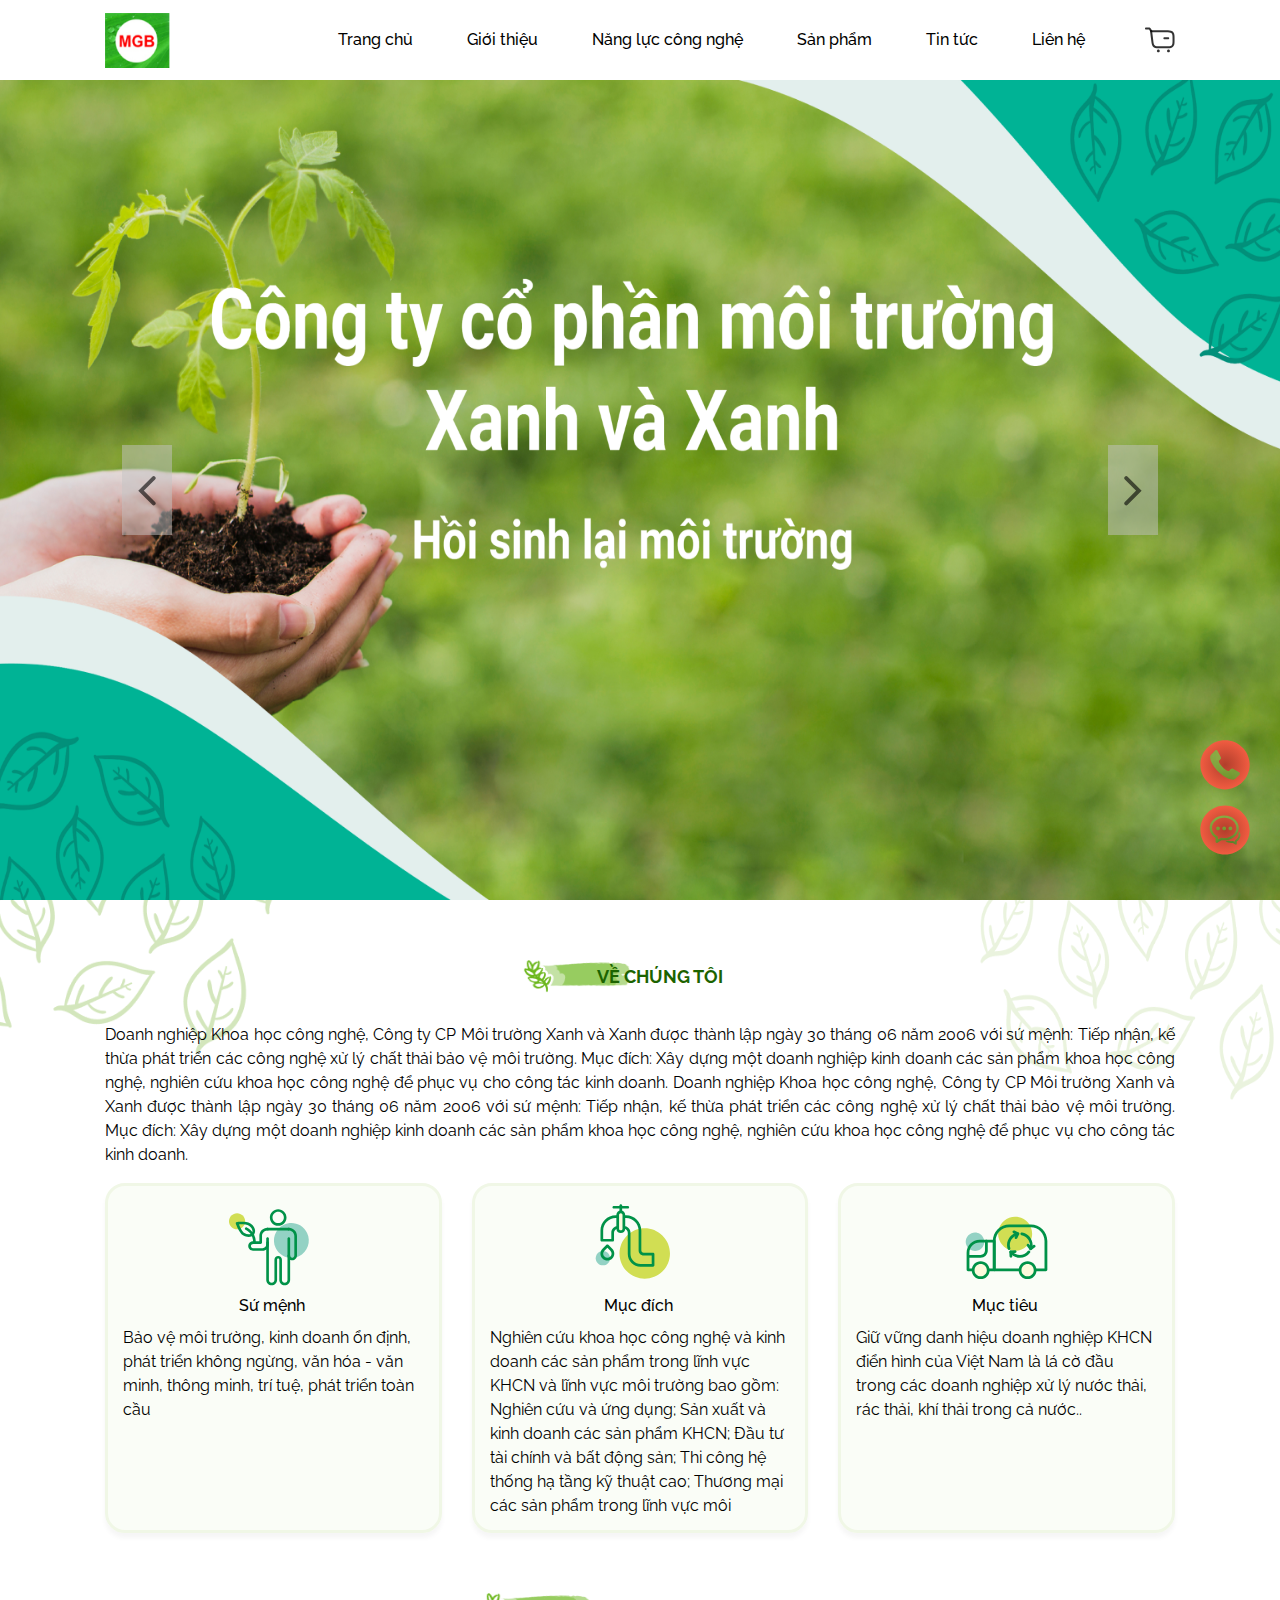
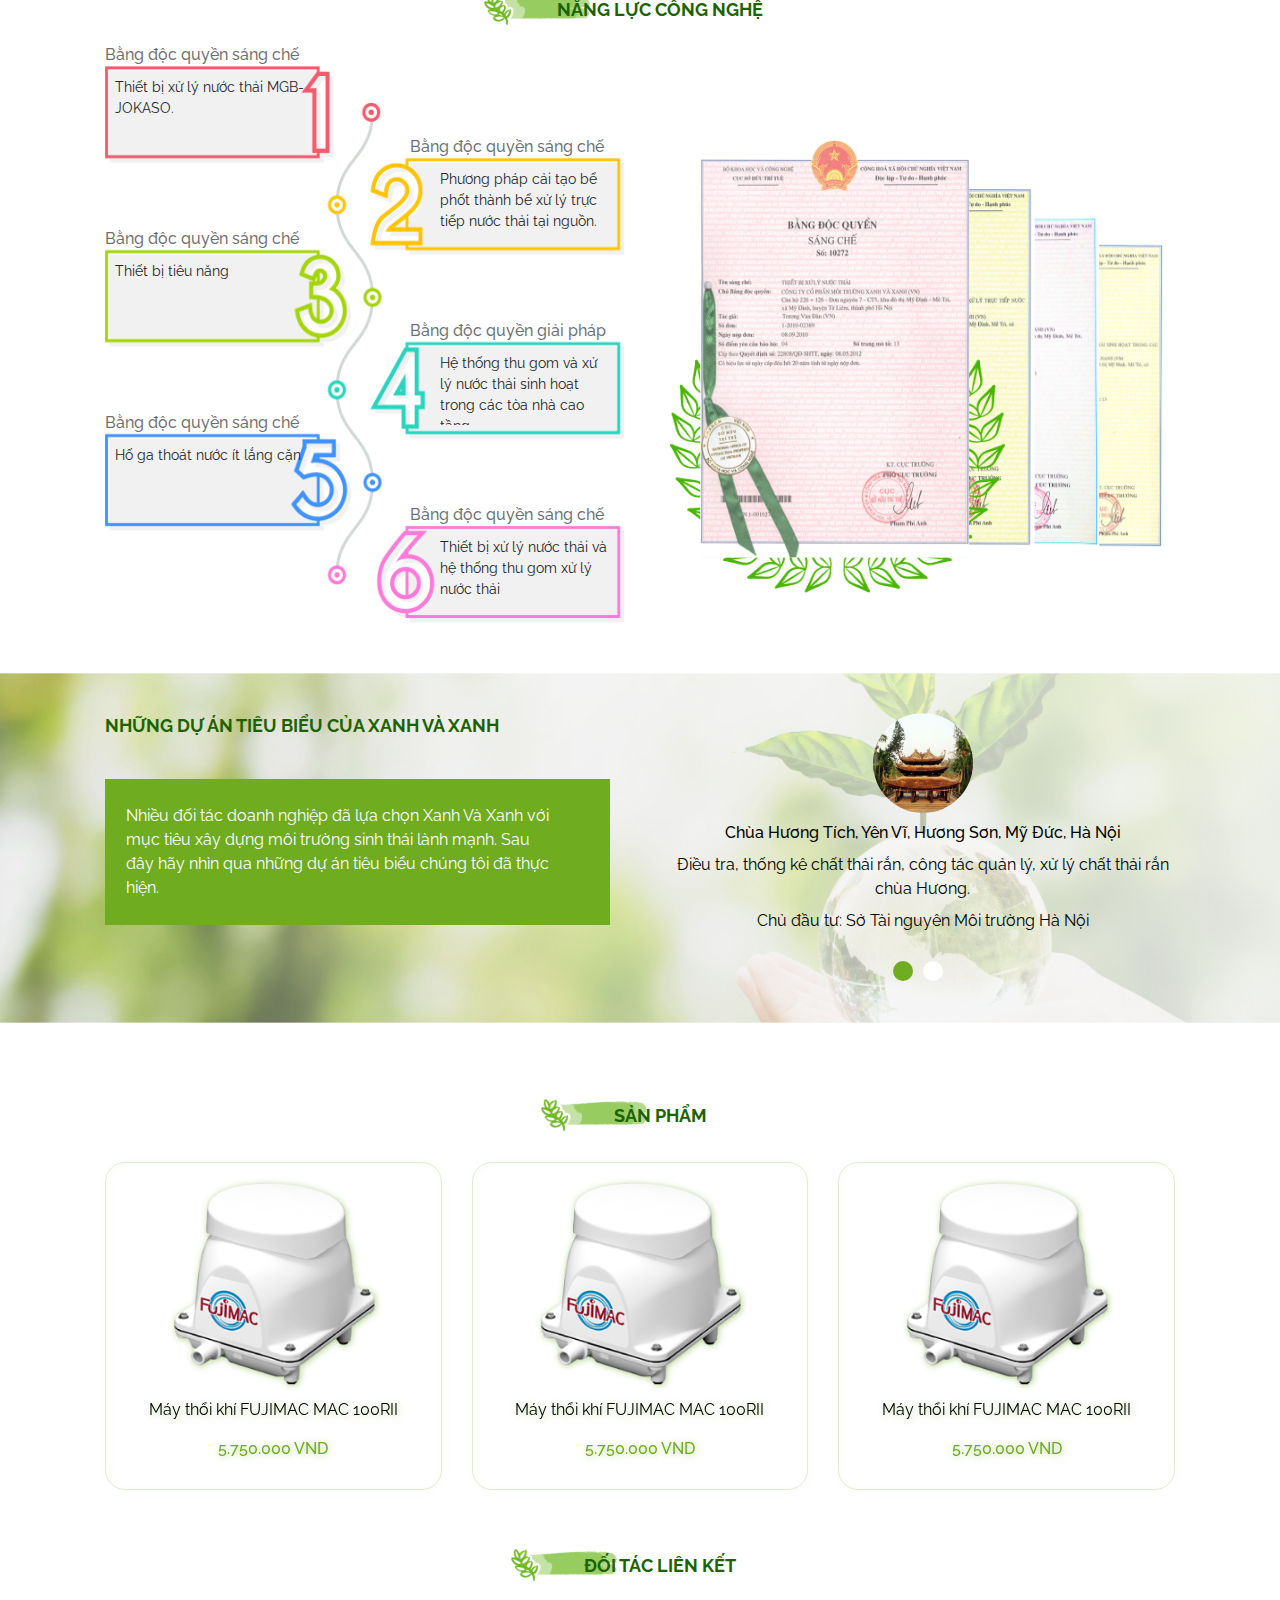
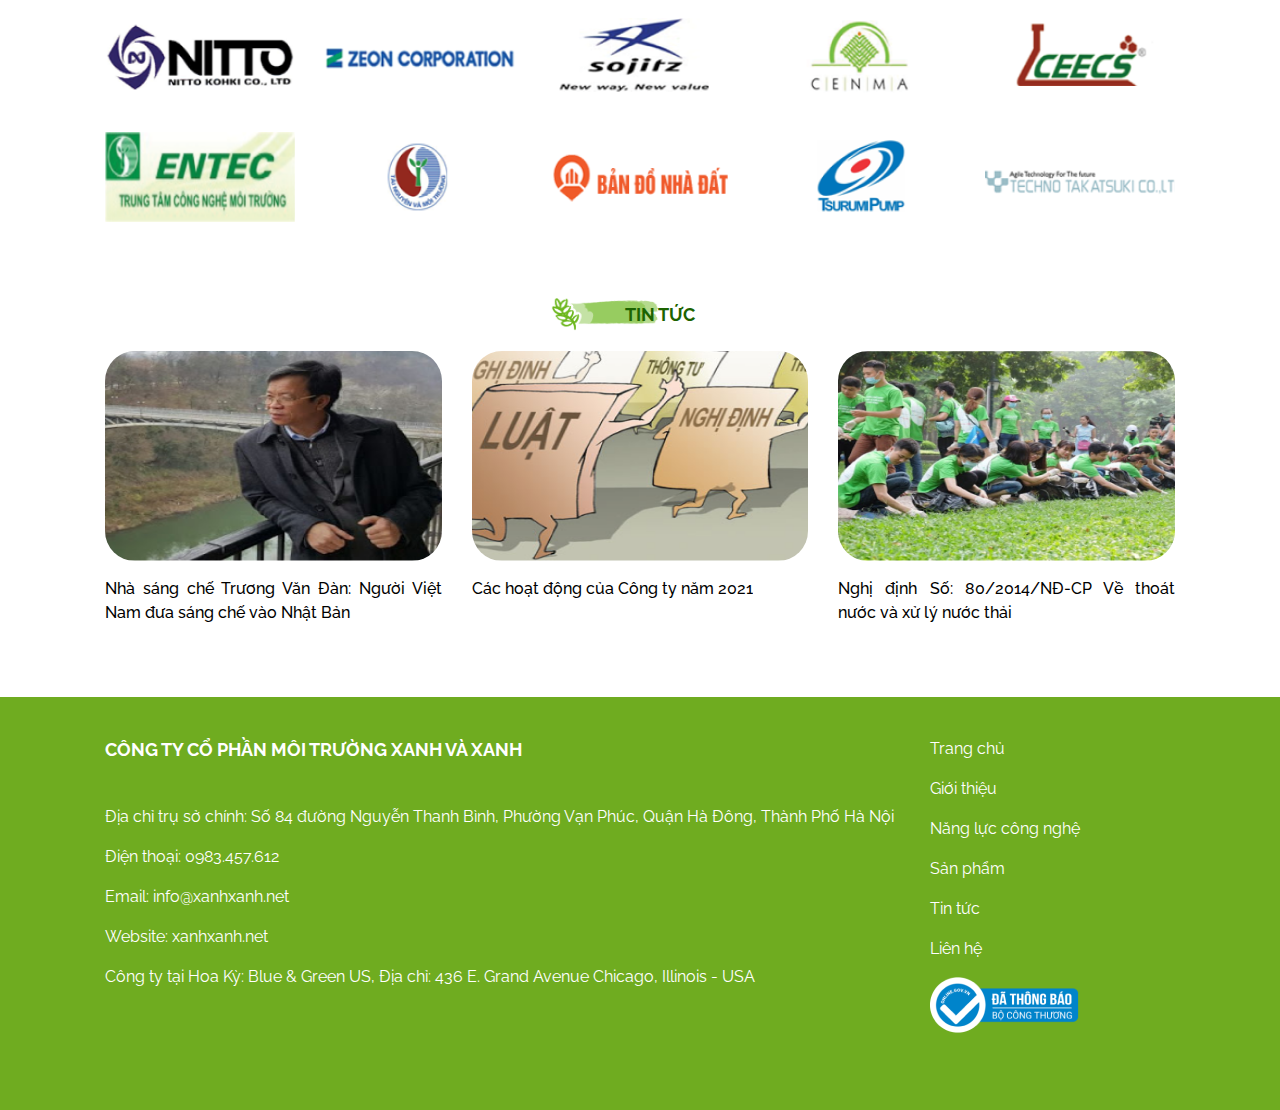
<file: index.html>
<!DOCTYPE html>
<html lang="en">
  <head>
    <meta charset="UTF-8" />
    <meta http-equiv="X-UA-Compatible" content="IE=edge" />
    <meta name="viewport" content="width=device-width, initial-scale=1.0" />
    <link
      rel="stylesheet"
      href="https://maxcdn.bootstrapcdn.com/bootstrap/4.5.2/css/bootstrap.min.css"
    />
    <script src="https://ajax.googleapis.com/ajax/libs/jquery/3.5.1/jquery.min.js"></script>
    <script src="https://cdnjs.cloudflare.com/ajax/libs/popper.js/1.16.0/umd/popper.min.js"></script>
    <script src="https://maxcdn.bootstrapcdn.com/bootstrap/4.5.2/js/bootstrap.min.js"></script>
    <title>Trang chủ</title>
    <link rel="stylesheet" href="./static/css/main.css" />
    <link rel="stylesheet" href="./static/css/responsive.css" />
  </head>
  <body>
    <header>
      <div
        class="
          container-box
          custom-padding
          d-flex
          align-items-center
          justify-content-between
        "
      >
        <a href="./index.html" class="logo-page">
          <img src="./static/images/home/logo-page.png" alt="" />
        </a>
        <ul class="navigation d-flex align-items-center">
          <li><a href="./index.html">Trang chủ</a></li>
          <li><a href="./introduce.html">Giới thiệu</a></li>
          <li><a href="./capacity.html">Năng lực công nghệ</a></li>
          <li><a href="./products.html">Sản phẩm</a></li>
          <li><a href="./articles.html">Tin tức</a></li>
          <li><a href="./contact.html">Liên hệ</a></li>
          <li>
            <a href="./cart.html"
              ><img src="/static/images/home/cart.svg" alt=""
            /></a>
          </li>
        </ul>
        <img src="/static/images/home/nav-icon.svg" alt="" class="nav-icon" />
      </div>
    </header>
    <section class="banner-home">
      <img
        class="banner-image"
        src="./static/images/home/banner-home.png"
        alt="banner-home"
      />
      <img
        class="small-image-1"
        src="/static/images/home/banner-image-small-1.png"
        alt=""
      />
      <img
        class="small-image-2"
        src="/static/images/home/banner-image-small-2.png"
        alt=""
      />
      <img src="/static/images/home/phone.svg" alt="" class="phone" />
      <img src="/static/images/home/message.svg" alt="" class="message" />
      <div class="button-left d-flex align-items-center justify-content-center">
        <img src="/static/images/home/to-left.svg" alt="" />
      </div>
      <div
        class="button-right d-flex align-items-center justify-content-center"
      >
        <img src="/static/images/home/to-right.svg" alt="" />
      </div>
    </section>
    <section class="introduce-home container-box">
      <div class="box-title-type-1 home">
        <img src="/static/images/home/image-title.png" alt="" />
        <p class="title-type-1">Về chúng tôi</p>
      </div>
      <div class="descriptions custom-padding">
        <p>
          Doanh nghiệp Khoa học công nghệ, Công ty CP Môi trường Xanh và Xanh
          được thành lập ngày 30 tháng 06 năm 2006 với sứ mệnh: Tiếp nhận, kế
          thừa phát triển các công nghệ xử lý chất thải bảo vệ môi trường. Mục
          đích: Xây dựng một doanh nghiệp kinh doanh các sản phẩm khoa học công
          nghệ, nghiên cứu khoa học công nghệ để phục vụ cho công tác kinh
          doanh. Doanh nghiệp Khoa học công nghệ, Công ty CP Môi trường Xanh và
          Xanh được thành lập ngày 30 tháng 06 năm 2006 với sứ mệnh: Tiếp nhận,
          kế thừa phát triển các công nghệ xử lý chất thải bảo vệ môi trường.
          Mục đích: Xây dựng một doanh nghiệp kinh doanh các sản phẩm khoa học
          công nghệ, nghiên cứu khoa học công nghệ để phục vụ cho công tác kinh
          doanh.
        </p>
      </div>
      <div class="introduces container-fluid">
        <div class="row">
          <div class="introduce col-12 col-lg-4">
            <div class="box">
              <div class="image-box">
                <img src="/static/images/home/introduce-1.svg" alt="" />
              </div>
              <div class="content">
                <p class="title-type-2">Sứ mệnh</p>
                <p class="short-description">
                  Bảo vệ môi trường, kinh doanh ổn định, phát triển không ngừng,
                  văn hóa - văn minh, thông minh, trí tuệ, phát triển toàn cầu
                </p>
              </div>
            </div>
          </div>
          <div class="introduce col-12 col-lg-4">
            <div class="box">
              <div class="image-box">
                <img src="/static/images/home/introduce-2.svg" alt="" />
              </div>
              <div class="content">
                <p class="title-type-2">Mục đích</p>
                <p class="short-description">
                  Nghiên cứu khoa học công nghệ và kinh doanh các sản phẩm trong
                  lĩnh vực KHCN và lĩnh vực môi trường bao gồm: Nghiên cứu và
                  ứng dụng; Sản xuất và kinh doanh các sản phẩm KHCN; Đầu tư tài
                  chính và bất động sản; Thi công hệ thống hạ tầng kỹ thuật cao;
                  Thương mại các sản phẩm trong lĩnh vực môi trường.
                </p>
              </div>
            </div>
          </div>
          <div class="introduce col-12 col-lg-4">
            <div class="box">
              <div class="image-box">
                <img src="/static/images/home/introduce-3.svg" alt="" />
              </div>
              <div class="content">
                <p class="title-type-2">Mục tiêu</p>
                <p class="short-description">
                  Giữ vững danh hiệu doanh nghiệp KHCN điển hình của Việt Nam là
                  lá cờ đầu trong các doanh nghiệp xử lý nước thải, rác thải,
                  khí thải trong cả nước..
                </p>
              </div>
            </div>
          </div>
        </div>
      </div>
    </section>
    <section class="capacity-home container-box">
      <div class="box-title-type-1 home">
        <img src="/static/images/home/image-title.png" alt="" />
        <p class="title-type-1">Năng lực công nghệ</p>
      </div>
      <div class="capacity-container container-fluid">
        <div class="row">
          <div class="left-side col-12 col-lg-6">
            <img
              src="/static/images/home/bg-capacity-left.png"
              alt=""
              class="bg-capacity"
            />
            <div class="capacities">
              <div class="capacity">
                <p class="title-capacity">Bằng độc quyền sáng chế</p>
                <div class="short-description">
                  Thiết bị xử lý nước thải MGB-JOKASO.
                </div>
              </div>
              <div class="capacity">
                <p class="title-capacity">Bằng độc quyền sáng chế</p>
                <div class="short-description">
                  Phương pháp cải tạo bể phốt thành bể xử lý trực tiếp nước thải
                  tại nguồn.
                </div>
              </div>
              <div class="capacity">
                <p class="title-capacity">Bằng độc quyền sáng chế</p>
                <div class="short-description">Thiết bị tiêu năng</div>
              </div>
              <div class="capacity">
                <p class="title-capacity">Bằng độc quyền giải pháp</p>
                <div class="short-description">
                  Hệ thống thu gom và xử lý nước thải sinh hoạt trong các tòa
                  nhà cao tầng
                </div>
              </div>
              <div class="capacity">
                <p class="title-capacity">Bằng độc quyền sáng chế</p>
                <div class="short-description">
                  Hố ga thoát nước ít lắng cặn
                </div>
              </div>
              <div class="capacity">
                <p class="title-capacity">Bằng độc quyền sáng chế</p>
                <div class="short-description">
                  Thiết bị xử lý nước thải và hệ thống thu gom xử lý nước thải
                </div>
              </div>
            </div>
          </div>
          <div class="right-side col-12 col-lg-6">
            <img
              src="/static/images/home/bg-capacity.png"
              alt=""
              class="bg-capacity"
            />
            <div class="images">
              <img src="/static/images/home/capacity-1.png" alt="" />
              <img src="/static/images/home/capacity-2.png" alt="" />
              <img src="/static/images/home/capacity-3.png" alt="" />
              <img src="/static/images/home/capacity-4.png" alt="" />
            </div>
          </div>
        </div>
      </div>
    </section>
    <section class="main-project-home">
      <div class="container-box">
        <div class="container-fluid">
          <div class="row">
            <div class="left-side col-12 col-lg-6">
              <p class="title-type-1">NHỮNG DỰ ÁN TIÊU BIỂU CỦA XANH VÀ XANH</p>
              <p class="short-description">
                Nhiều đối tác doanh nghiệp đã lựa chọn Xanh Và Xanh với mục tiêu
                xây dựng môi trường sinh thái lành mạnh. Sau đây hãy nhìn qua
                những dự án tiêu biểu chúng tôi đã thực hiện.
              </p>
            </div>
            <div
              class="
                right-side
                col-12 col-lg-6
                d-flex
                flex-column
                justify-content-center
                align-items-center
              "
            >
              <div class="image-box">
                <img src="/static/images/home/project-1.png" alt="" />
              </div>
              <div class="content">
                <p class="title-type-2">
                  Chùa Hương Tích, Yên Vĩ, Hương Sơn, Mỹ Đức, Hà Nội
                </p>
                <p class="short-description">
                  Điều tra, thống kê chất thải rắn, công tác quản lý, xử lý chất
                  thải rắn chùa Hương.
                </p>
                <p class="short-description">
                  Chủ đầu tư: Sở Tài nguyên Môi trường Hà Nội
                </p>
              </div>
              <div class="slider d-flex">
                <div class="active"></div>
                <div></div>
              </div>
            </div>
          </div>
        </div>
      </div>
    </section>
    <section class="products-home container-box">
      <div class="box-title-type-1 home">
        <img src="/static/images/home/image-title.png" alt="" />
        <p class="title-type-1">Sản phẩm</p>
      </div>
      <div class="products container-fluid">
        <div class="row">
          <div class="product col-12 col-md-6 col-lg-4">
            <div class="box">
              <div class="image-box">
                <img src="/static/images/home/product-1.png" alt="" />
              </div>
              <div class="content">
                <a href="./productDetails.html" class="product-name"
                  >Máy thổi khí FUJIMAC MAC 100RII</a
                >
                <div class="price">5.750.000 VND</div>
              </div>
            </div>
          </div>
          <div class="product col-12 col-md-6 col-lg-4">
            <div class="box">
              <div class="image-box">
                <img src="/static/images/home/product-1.png" alt="" />
              </div>
              <div class="content">
                <a href="./productDetails.html" class="product-name"
                  >Máy thổi khí FUJIMAC MAC 100RII</a
                >
                <div class="price">5.750.000 VND</div>
              </div>
            </div>
          </div>
          <div class="product col-12 col-md-6 col-lg-4">
            <div class="box">
              <div class="image-box">
                <img src="/static/images/home/product-1.png" alt="" />
              </div>
              <div class="content">
                <a href="./productDetails.html" class="product-name"
                  >Máy thổi khí FUJIMAC MAC 100RII</a
                >
                <div class="price">5.750.000 VND</div>
              </div>
            </div>
          </div>
        </div>
      </div>
    </section>
    <section class="partners-home container-box">
      <div class="box-title-type-1 home">
        <img src="/static/images/home/image-title.png" alt="" />
        <p class="title-type-1">Đối tác liên kết</p>
      </div>
      <div class="partners">
        <img class="partner" src="/static/images/home/partner-1.png" alt="" />
        <img class="partner" src="/static/images/home/partner-2.png" alt="" />
        <img class="partner" src="/static/images/home/partner-3.png" alt="" />
        <img class="partner" src="/static/images/home/partner-4.png" alt="" />
        <img class="partner" src="/static/images/home/partner-5.png" alt="" />
        <img class="partner" src="/static/images/home/partner-6.png" alt="" />
        <img class="partner" src="/static/images/home/partner-7.png" alt="" />
        <img class="partner" src="/static/images/home/partner-8.png" alt="" />
        <img class="partner" src="/static/images/home/partner-9.png" alt="" />
        <img class="partner" src="/static/images/home/partner-10.png" alt="" />
      </div>
    </section>
    <section class="articles-home container-box">
      <div class="box-title-type-1 home">
        <img src="/static/images/home/image-title.png" alt="" />
        <p class="title-type-1">Tin tức</p>
      </div>
      <div class="articles container-fluid">
        <div class="row">
          <div class="article col-12 col-md-6 col-lg-4">
            <div class="image-box">
              <img src="/static/images/home/article-1.png" alt="" />
            </div>
            <div class="content">
              <a href="./articleDetails.html" class="article-title">
                Nhà sáng chế Trương Văn Đàn: Người Việt Nam đưa sáng chế vào
                Nhật Bản
              </a>
            </div>
          </div>
          <div class="article col-12 col-md-6 col-lg-4">
            <div class="image-box">
              <img src="/static/images/home/article-2.png" alt="" />
            </div>
            <div class="content">
              <a href="./articleDetails.html" class="article-title">
                Các hoạt động của Công ty năm 2021
              </a>
            </div>
          </div>
          <div class="article col-12 col-md-6 col-lg-4">
            <div class="image-box">
              <img src="/static/images/home/article-3.png" alt="" />
            </div>
            <div class="content">
              <a href="./articleDetails.html" class="article-title">
                Nghị định Số: 80/2014/NĐ-CP Về thoát nước và xử lý nước thải
              </a>
            </div>
          </div>
        </div>
      </div>
    </section>
    <footer>
      <div class="container-box">
        <div class="container-fluid">
          <div class="row">
            <div class="company col-12 col-md-12 col-lg-9">
              <p class="title-type-1">
                CÔNG TY CỔ PHẦN MÔI TRƯỜNG XANH VÀ XANH
              </p>
              <p class="address">
                Địa chỉ trụ sở chính: Số 84 đường Nguyễn Thanh Bình, Phường Vạn
                Phúc, Quận Hà Đông, Thành Phố Hà Nội
              </p>
              <p class="phone">Điện thoại: 0983.457.612</p>
              <p class="email">Email: info@xanhxanh.net</p>
              <p class="website">Website: xanhxanh.net</p>
              <p class="another-address">
                Công ty tại Hoa Kỳ: Blue & Green US, Địa chỉ: 436 E. Grand
                Avenue Chicago, Illinois - USA
              </p>
            </div>
            <ul class="categories col-6 col-md-6 col-lg-3">
              <li><a href="./index.html">Trang chủ</a></li>
              <li><a href="./introduce.html">Giới thiệu</a></li>
              <li><a href="./capacity.html">Năng lực công nghệ</a></li>
              <li><a href="./products.html">Sản phẩm</a></li>
              <li><a href="./articles.html">Tin tức</a></li>
              <li><a href="./contact.html">Liên hệ</a></li>
              <li>
                <a href="./contact.html"
                  ><img src="/static/images/home/security-icon.png" alt=""
                /></a>
              </li>
            </ul>
            <a class="col-6 image-res" href="./contact.html"
              ><img src="/static/images/home/security-icon.png" alt=""
            /></a>
          </div>
        </div>
      </div>
    </footer>
  </body>
</html>
</file>
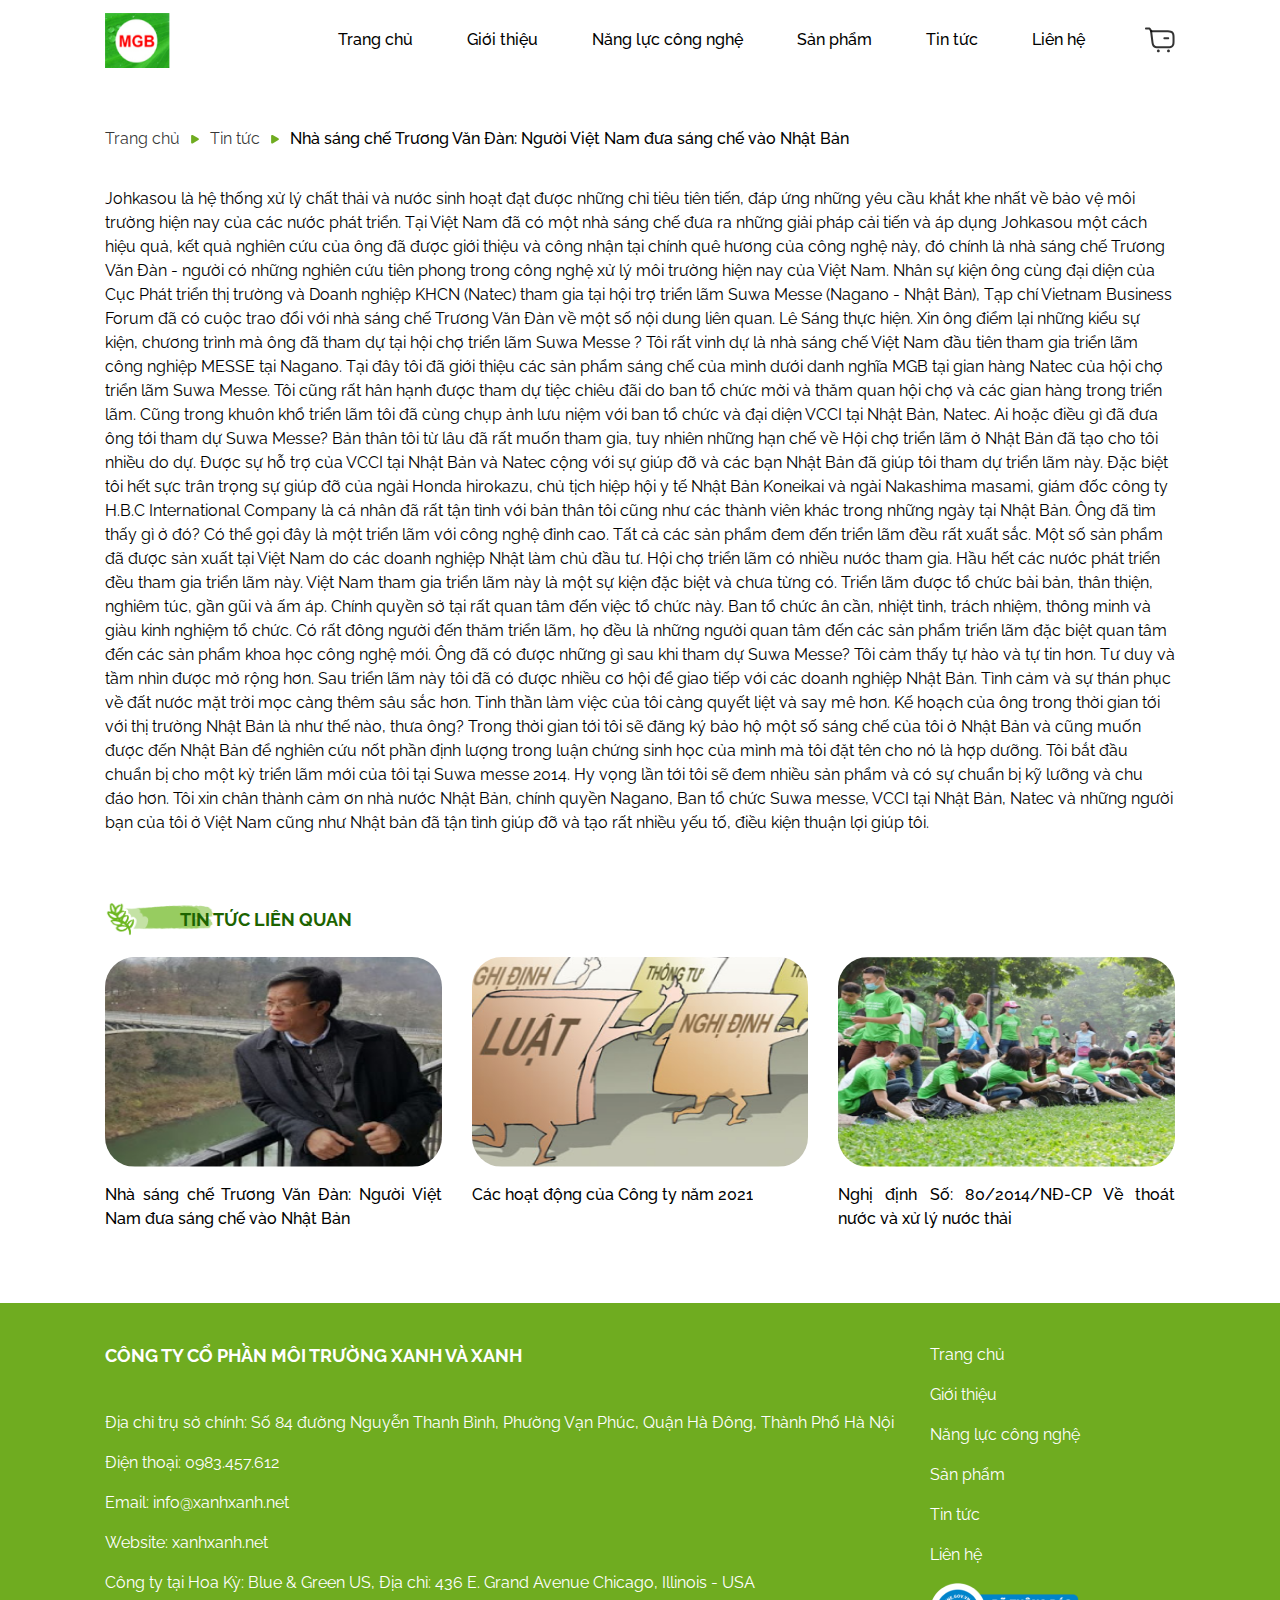
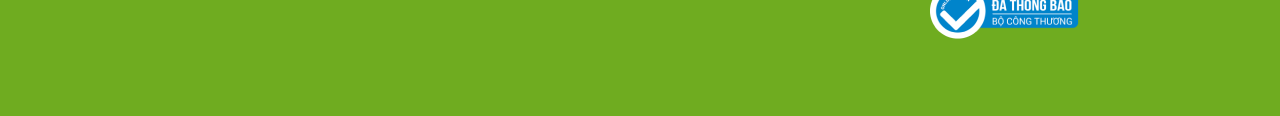
<file: articleDetails.html>
<!DOCTYPE html>
<html lang="en">
  <head>
    <meta charset="UTF-8" />
    <meta http-equiv="X-UA-Compatible" content="IE=edge" />
    <meta name="viewport" content="width=device-width, initial-scale=1.0" />
    <link
      rel="stylesheet"
      href="https://maxcdn.bootstrapcdn.com/bootstrap/4.5.2/css/bootstrap.min.css"
    />
    <script src="https://ajax.googleapis.com/ajax/libs/jquery/3.5.1/jquery.min.js"></script>
    <script src="https://cdnjs.cloudflare.com/ajax/libs/popper.js/1.16.0/umd/popper.min.js"></script>
    <script src="https://maxcdn.bootstrapcdn.com/bootstrap/4.5.2/js/bootstrap.min.js"></script>
    <title>Chi tiết tin tức</title>
    <link rel="stylesheet" href="./static/css/main.css" />
    <link rel="stylesheet" href="./static/css/responsive.css" />
  </head>
  <body>
    <header>
      <div
        class="
          container-box
          custom-padding
          d-flex
          align-items-center
          justify-content-between
        "
      >
        <a href="./index.html" class="logo-page">
          <img src="./static/images/home/logo-page.png" alt="" />
        </a>
        <ul class="navigation d-flex align-items-center">
          <li><a href="./index.html">Trang chủ</a></li>
          <li><a href="./introduce.html">Giới thiệu</a></li>
          <li><a href="./capacity.html">Năng lực công nghệ</a></li>
          <li><a href="./products.html">Sản phẩm</a></li>
          <li><a href="./articles.html">Tin tức</a></li>
          <li><a href="./contact.html">Liên hệ</a></li>
          <li>
            <a href="./cart.html"
              ><img src="/static/images/home/cart.svg" alt=""
            /></a>
          </li>
        </ul>
        <img src="/static/images/home/nav-icon.svg" alt="" class="nav-icon" />
      </div>
    </header>

    <section
      class="bread-crumb container-box custom-padding d-flex align-items-center"
    >
      <a href="./index.html">Trang chủ</a
      ><img src="/static/images/bread-crumb/to-right.svg" alt="" />
      <a href="./articles.html">Tin tức</a>
      <img src="/static/images/bread-crumb/to-right.svg" alt="" />
      <span
        >Nhà sáng chế Trương Văn Đàn: Người Việt Nam đưa sáng chế vào Nhật
        Bản</span
      >
    </section>
    <section class="article-details container-box">
      <div class="article-descriptions custom-padding">
        <p>
          Johkasou là hệ thống xử lý chất thải và nước sinh hoạt đạt được những
          chỉ tiêu tiên tiến, đáp ứng những yêu cầu khắt khe nhất về bảo vệ môi
          trường hiện nay của các nước phát triển. Tại Việt Nam đã có một nhà
          sáng chế đưa ra những giải pháp cải tiến và áp dụng Johkasou một cách
          hiệu quả, kết quả nghiên cứu của ông đã được giới thiệu và công nhận
          tại chính quê hương của công nghệ này, đó chính là nhà sáng chế Trương
          Văn Đàn - người có những nghiên cứu tiên phong trong công nghệ xử lý
          môi trường hiện nay của Việt Nam. Nhân sự kiện ông cùng đại diện của
          Cục Phát triển thị trường và Doanh nghiệp KHCN (Natec) tham gia tại
          hội trợ triển lãm Suwa Messe (Nagano - Nhật Bản), Tạp chí Vietnam
          Business Forum đã có cuộc trao đổi với nhà sáng chế Trương Văn Đàn về
          một số nội dung liên quan. Lê Sáng thực hiện. Xin ông điểm lại những
          kiểu sự kiện, chương trình mà ông đã tham dự tại hội chợ triển lãm
          Suwa Messe ? Tôi rất vinh dự là nhà sáng chế Việt Nam đầu tiên tham
          gia triển lãm công nghiệp MESSE tại Nagano. Tại đây tôi đã giới thiệu
          các sản phẩm sáng chế của mình dưới danh nghĩa MGB tại gian hàng Natec
          của hội chợ triển lãm Suwa Messe. Tôi cũng rất hân hạnh được tham dự
          tiệc chiêu đãi do ban tổ chức mời và thăm quan hội chợ và các gian
          hàng trong triển lãm. Cũng trong khuôn khổ triển lãm tôi đã cùng chụp
          ảnh lưu niệm với ban tổ chức và đại diện VCCI tại Nhật Bản, Natec. Ai
          hoặc điều gì đã đưa ông tới tham dự Suwa Messe? Bản thân tôi từ lâu đã
          rất muốn tham gia, tuy nhiên những hạn chế về Hội chợ triển lãm ở Nhật
          Bản đã tạo cho tôi nhiều do dự. Được sự hỗ trợ của VCCI tại Nhật Bản
          và Natec cộng với sự giúp đỡ và các bạn Nhật Bản đã giúp tôi tham dự
          triển lãm này. Đặc biệt tôi hết sực trân trọng sự giúp đỡ của ngài
          Honda hirokazu, chủ tịch hiệp hội y tế Nhật Bản Koneikai và ngài
          Nakashima masami, giám đốc công ty H.B.C International Company là cá
          nhân đã rất tận tình với bản thân tôi cũng như các thành viên khác
          trong những ngày tại Nhật Bản. Ông đã tìm thấy gì ở đó? Có thể gọi đây
          là một triển lãm với công nghệ đỉnh cao. Tất cả các sản phẩm đem đến
          triển lãm đều rất xuất sắc. Một số sản phẩm đã được sản xuất tại Việt
          Nam do các doanh nghiệp Nhật làm chủ đầu tư. Hội chợ triển lãm có
          nhiều nước tham gia. Hầu hết các nước phát triển đều tham gia triển
          lãm này. Việt Nam tham gia triển lãm này là một sự kiện đặc biệt và
          chưa từng có. Triển lãm được tổ chức bài bản, thân thiện, nghiêm túc,
          gần gũi và ấm áp. Chính quyền sở tại rất quan tâm đến việc tổ chức
          này. Ban tổ chức ân cần, nhiệt tình, trách nhiệm, thông minh và giàu
          kinh nghiệm tổ chức. Có rất đông người đến thăm triển lãm, họ đều là
          những người quan tâm đến các sản phẩm triển lãm đặc biệt quan tâm đến
          các sản phẩm khoa học công nghệ mới. Ông đã có được những gì sau khi
          tham dự Suwa Messe? Tôi cảm thấy tự hào và tự tin hơn. Tư duy và tầm
          nhìn được mở rộng hơn. Sau triển lãm này tôi đã có được nhiều cơ hội
          để giao tiếp với các doanh nghiệp Nhật Bản. Tình cảm và sự thán phục
          về đất nước mặt trời mọc càng thêm sâu sắc hơn. Tinh thần làm việc của
          tôi càng quyết liệt và say mê hơn. Kế hoạch của ông trong thời gian
          tới với thị trường Nhật Bản là như thế nào, thưa ông? Trong thời gian
          tới tôi sẽ đăng ký bảo hộ một số sáng chế của tôi ở Nhật Bản và cũng
          muốn được đến Nhật Bản để nghiên cứu nốt phần định lượng trong luận
          chứng sinh học của mình mà tôi đặt tên cho nó là hợp dưỡng. Tôi bắt
          đầu chuẩn bị cho một kỳ triển lãm mới của tôi tại Suwa messe 2014. Hy
          vọng lần tới tôi sẽ đem nhiều sản phẩm và có sự chuẩn bị kỹ lưỡng và
          chu đáo hơn. Tôi xin chân thành cảm ơn nhà nước Nhật Bản, chính quyền
          Nagano, Ban tổ chức Suwa messe, VCCI tại Nhật Bản, Natec và những
          người bạn của tôi ở Việt Nam cũng như Nhật bản đã tận tình giúp đỡ và
          tạo rất nhiều yếu tố, điều kiện thuận lợi giúp tôi.
        </p>
      </div>
      <div class="related-articles">
        <div class="box-title-type-1 left">
          <img src="/static/images/home/image-title.png" alt="" />
          <p class="title-type-1">Tin tức liên quan</p>
        </div>
        <div class="articles container-fluid">
          <div class="row">
            <div class="article col-12 col-md-6 col-lg-4">
              <div class="image-box">
                <img src="/static/images/home/article-1.png" alt="" />
              </div>
              <div class="content">
                <a href="./articleDetails.html" class="article-title">
                  Nhà sáng chế Trương Văn Đàn: Người Việt Nam đưa sáng chế vào
                  Nhật Bản
                </a>
              </div>
            </div>
            <div class="article col-12 col-md-6 col-lg-4">
              <div class="image-box">
                <img src="/static/images/home/article-2.png" alt="" />
              </div>
              <div class="content">
                <a href="./articleDetails.html" class="article-title">
                  Các hoạt động của Công ty năm 2021
                </a>
              </div>
            </div>
            <div class="article col-12 col-md-6 col-lg-4">
              <div class="image-box">
                <img src="/static/images/home/article-3.png" alt="" />
              </div>
              <div class="content">
                <a href="./articleDetails.html" class="article-title">
                  Nghị định Số: 80/2014/NĐ-CP Về thoát nước và xử lý nước thải
                </a>
              </div>
            </div>
          </div>
        </div>
      </div>
    </section>

    <footer>
      <div class="container-box">
        <div class="container-fluid">
          <div class="row">
            <div class="company col-12 col-md-12 col-lg-9">
              <p class="title-type-1">
                CÔNG TY CỔ PHẦN MÔI TRƯỜNG XANH VÀ XANH
              </p>
              <p class="address">
                Địa chỉ trụ sở chính: Số 84 đường Nguyễn Thanh Bình, Phường Vạn
                Phúc, Quận Hà Đông, Thành Phố Hà Nội
              </p>
              <p class="phone">Điện thoại: 0983.457.612</p>
              <p class="email">Email: info@xanhxanh.net</p>
              <p class="website">Website: xanhxanh.net</p>
              <p class="another-address">
                Công ty tại Hoa Kỳ: Blue & Green US, Địa chỉ: 436 E. Grand
                Avenue Chicago, Illinois - USA
              </p>
            </div>
            <ul class="categories col-12 col-md-12 col-lg-3">
              <li><a href="./index.html">Trang chủ</a></li>
              <li><a href="./introduce.html">Giới thiệu</a></li>
              <li><a href="./capacity.html">Năng lực công nghệ</a></li>
              <li><a href="./products.html">Sản phẩm</a></li>
              <li><a href="./articles.html">Tin tức</a></li>
              <li><a href="./contact.html">Liên hệ</a></li>
              <li>
                <a href="./contact.html"
                  ><img src="/static/images/home/security-icon.png" alt=""
                /></a>
              </li>
            </ul>
          </div>
        </div>
      </div>
    </footer>
  </body>
</html>
</file>
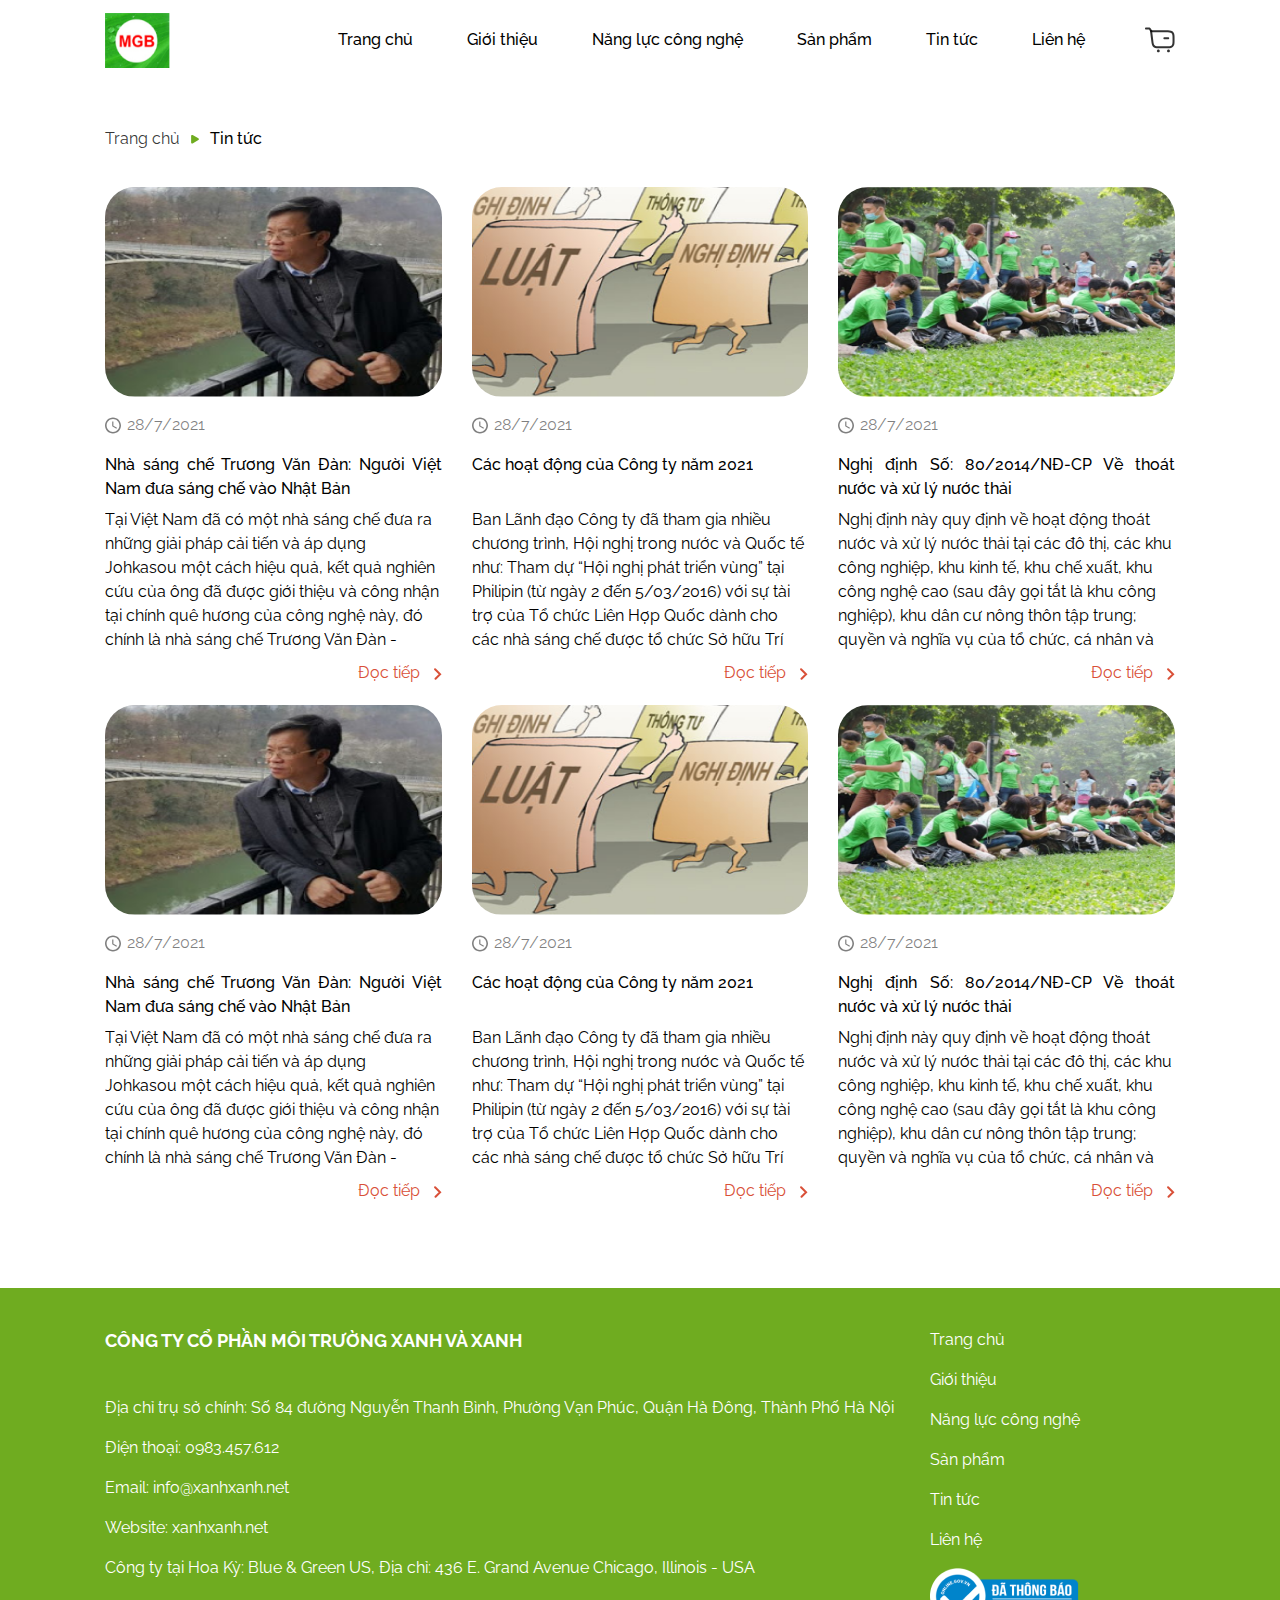
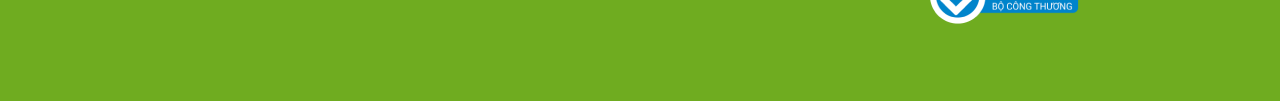
<file: articles.html>
<!DOCTYPE html>
<html lang="en">
  <head>
    <meta charset="UTF-8" />
    <meta http-equiv="X-UA-Compatible" content="IE=edge" />
    <meta name="viewport" content="width=device-width, initial-scale=1.0" />
    <link
      rel="stylesheet"
      href="https://maxcdn.bootstrapcdn.com/bootstrap/4.5.2/css/bootstrap.min.css"
    />
    <script src="https://ajax.googleapis.com/ajax/libs/jquery/3.5.1/jquery.min.js"></script>
    <script src="https://cdnjs.cloudflare.com/ajax/libs/popper.js/1.16.0/umd/popper.min.js"></script>
    <script src="https://maxcdn.bootstrapcdn.com/bootstrap/4.5.2/js/bootstrap.min.js"></script>
    <title>Tin tức</title>
    <link rel="stylesheet" href="./static/css/main.css" />
    <link rel="stylesheet" href="./static/css/responsive.css" />
  </head>
  <body>
    <header>
      <div
        class="
          container-box
          custom-padding
          d-flex
          align-items-center
          justify-content-between
        "
      >
        <a href="./index.html" class="logo-page">
          <img src="./static/images/home/logo-page.png" alt="" />
        </a>
        <ul class="navigation d-flex align-items-center">
          <li><a href="./index.html">Trang chủ</a></li>
          <li><a href="./introduce.html">Giới thiệu</a></li>
          <li><a href="./capacity.html">Năng lực công nghệ</a></li>
          <li><a href="./products.html">Sản phẩm</a></li>
          <li><a href="./articles.html">Tin tức</a></li>
          <li><a href="./contact.html">Liên hệ</a></li>
          <li>
            <a href="./cart.html"
              ><img src="/static/images/home/cart.svg" alt=""
            /></a>
          </li>
        </ul>
        <img src="/static/images/home/nav-icon.svg" alt="" class="nav-icon" />
      </div>
    </header>

    <section
      class="bread-crumb container-box custom-padding d-flex align-items-center"
    >
      <a href="./index.html">Trang chủ</a
      ><img src="/static/images/bread-crumb/to-right.svg" alt="" />
      <span>Tin tức</span>
    </section>

    <section class="articles-page container-box">
      <div class="articles container-fluid">
        <div class="row">
          <div class="article col-12 col-md-6 col-lg-4">
            <div class="image-box">
              <img src="/static/images/home/article-1.png" alt="" />
            </div>
            <div class="content">
              <div class="date-box d-flex">
                <img src="/static/images/article/clock.svg" alt="" />
                <p>28/7/2021</p>
              </div>
              <a href="./articleDetails.html" class="article-title">
                Nhà sáng chế Trương Văn Đàn: Người Việt Nam đưa sáng chế vào
                Nhật Bản
              </a>
              <p class="short-description">
                Tại Việt Nam đã có một nhà sáng chế đưa ra những giải pháp cải
                tiến và áp dụng Johkasou một cách hiệu quả, kết quả nghiên cứu
                của ông đã được giới thiệu và công nhận tại chính quê hương của
                công nghệ này, đó chính là nhà sáng chế Trương Văn Đàn - người
                có những nghiên...
              </p>
              <a href="./articleDetails.html" class="to-details">
                Đọc tiếp
                <img src="/static/images/article/to-right.svg" alt="" />
              </a>
            </div>
          </div>
          <div class="article col-12 col-md-6 col-lg-4">
            <div class="image-box">
              <img src="/static/images/home/article-2.png" alt="" />
            </div>
            <div class="content">
              <div class="date-box d-flex">
                <img src="/static/images/article/clock.svg" alt="" />
                <p>28/7/2021</p>
              </div>
              <a href="./articleDetails.html" class="article-title">
                Các hoạt động của Công ty năm 2021
              </a>
              <p class="short-description">
                Ban Lãnh đạo Công ty đã tham gia nhiều chương trình, Hội nghị
                trong nước và Quốc tế như: Tham dự “Hội nghị phát triển vùng”
                tại Philipin (từ ngày 2 đến 5/03/2016) với sự tài trợ của Tổ
                chức Liên Hợp Quốc dành cho các nhà sáng chế được tổ chức Sở hữu
                Trí tuệ đề cử.
              </p>
              <a href="./articleDetails.html" class="to-details">
                Đọc tiếp
                <img src="/static/images/article/to-right.svg" alt="" />
              </a>
            </div>
          </div>
          <div class="article col-12 col-md-6 col-lg-4">
            <div class="image-box">
              <img src="/static/images/home/article-3.png" alt="" />
            </div>
            <div class="content">
              <div class="date-box d-flex">
                <img src="/static/images/article/clock.svg" alt="" />
                <p>28/7/2021</p>
              </div>
              <a href="./articleDetails.html" class="article-title">
                Nghị định Số: 80/2014/NĐ-CP Về thoát nước và xử lý nước thải
              </a>
              <p class="short-description">
                Nghị định này quy định về hoạt động thoát nước và xử lý nước
                thải tại các đô thị, các khu công nghiệp, khu kinh tế, khu chế
                xuất, khu công nghệ cao (sau đây gọi tắt là khu công nghiệp),
                khu dân cư nông thôn tập trung; quyền và nghĩa vụ của tổ chức,
                cá nhân và hộ gia đình có hoạt động...
              </p>
              <a href="./articleDetails.html" class="to-details">
                Đọc tiếp
                <img src="/static/images/article/to-right.svg" alt="" />
              </a>
            </div>
          </div>
          <div class="article col-12 col-md-6 col-lg-4">
            <div class="image-box">
              <img src="/static/images/home/article-1.png" alt="" />
            </div>
            <div class="content">
              <div class="date-box d-flex">
                <img src="/static/images/article/clock.svg" alt="" />
                <p>28/7/2021</p>
              </div>
              <a href="./articleDetails.html" class="article-title">
                Nhà sáng chế Trương Văn Đàn: Người Việt Nam đưa sáng chế vào
                Nhật Bản
              </a>
              <p class="short-description">
                Tại Việt Nam đã có một nhà sáng chế đưa ra những giải pháp cải
                tiến và áp dụng Johkasou một cách hiệu quả, kết quả nghiên cứu
                của ông đã được giới thiệu và công nhận tại chính quê hương của
                công nghệ này, đó chính là nhà sáng chế Trương Văn Đàn - người
                có những nghiên...
              </p>
              <a href="./articleDetails.html" class="to-details">
                Đọc tiếp
                <img src="/static/images/article/to-right.svg" alt="" />
              </a>
            </div>
          </div>
          <div class="article col-12 col-md-6 col-lg-4">
            <div class="image-box">
              <img src="/static/images/home/article-2.png" alt="" />
            </div>
            <div class="content">
              <div class="date-box d-flex">
                <img src="/static/images/article/clock.svg" alt="" />
                <p>28/7/2021</p>
              </div>
              <a href="./articleDetails.html" class="article-title">
                Các hoạt động của Công ty năm 2021
              </a>
              <p class="short-description">
                Ban Lãnh đạo Công ty đã tham gia nhiều chương trình, Hội nghị
                trong nước và Quốc tế như: Tham dự “Hội nghị phát triển vùng”
                tại Philipin (từ ngày 2 đến 5/03/2016) với sự tài trợ của Tổ
                chức Liên Hợp Quốc dành cho các nhà sáng chế được tổ chức Sở hữu
                Trí tuệ đề cử.
              </p>
              <a href="./articleDetails.html" class="to-details">
                Đọc tiếp
                <img src="/static/images/article/to-right.svg" alt="" />
              </a>
            </div>
          </div>
          <div class="article col-12 col-md-6 col-lg-4">
            <div class="image-box">
              <img src="/static/images/home/article-3.png" alt="" />
            </div>
            <div class="content">
              <div class="date-box d-flex">
                <img src="/static/images/article/clock.svg" alt="" />
                <p>28/7/2021</p>
              </div>
              <a href="./articleDetails.html" class="article-title">
                Nghị định Số: 80/2014/NĐ-CP Về thoát nước và xử lý nước thải
              </a>
              <p class="short-description">
                Nghị định này quy định về hoạt động thoát nước và xử lý nước
                thải tại các đô thị, các khu công nghiệp, khu kinh tế, khu chế
                xuất, khu công nghệ cao (sau đây gọi tắt là khu công nghiệp),
                khu dân cư nông thôn tập trung; quyền và nghĩa vụ của tổ chức,
                cá nhân và hộ gia đình có hoạt động...
              </p>
              <a href="./articleDetails.html" class="to-details">
                Đọc tiếp
                <img src="/static/images/article/to-right.svg" alt="" />
              </a>
            </div>
          </div>
        </div>
      </div>
    </section>

    <footer>
      <div class="container-box">
        <div class="container-fluid">
          <div class="row">
            <div class="company col-12 col-md-12 col-lg-9">
              <p class="title-type-1">
                CÔNG TY CỔ PHẦN MÔI TRƯỜNG XANH VÀ XANH
              </p>
              <p class="address">
                Địa chỉ trụ sở chính: Số 84 đường Nguyễn Thanh Bình, Phường Vạn
                Phúc, Quận Hà Đông, Thành Phố Hà Nội
              </p>
              <p class="phone">Điện thoại: 0983.457.612</p>
              <p class="email">Email: info@xanhxanh.net</p>
              <p class="website">Website: xanhxanh.net</p>
              <p class="another-address">
                Công ty tại Hoa Kỳ: Blue & Green US, Địa chỉ: 436 E. Grand
                Avenue Chicago, Illinois - USA
              </p>
            </div>
            <ul class="categories col-12 col-md-12 col-lg-3">
              <li><a href="./index.html">Trang chủ</a></li>
              <li><a href="./introduce.html">Giới thiệu</a></li>
              <li><a href="./capacity.html">Năng lực công nghệ</a></li>
              <li><a href="./products.html">Sản phẩm</a></li>
              <li><a href="./articles.html">Tin tức</a></li>
              <li><a href="./contact.html">Liên hệ</a></li>
              <li>
                <a href="./contact.html"
                  ><img src="/static/images/home/security-icon.png" alt=""
                /></a>
              </li>
            </ul>
          </div>
        </div>
      </div>
    </footer>
  </body>
</html>
</file>
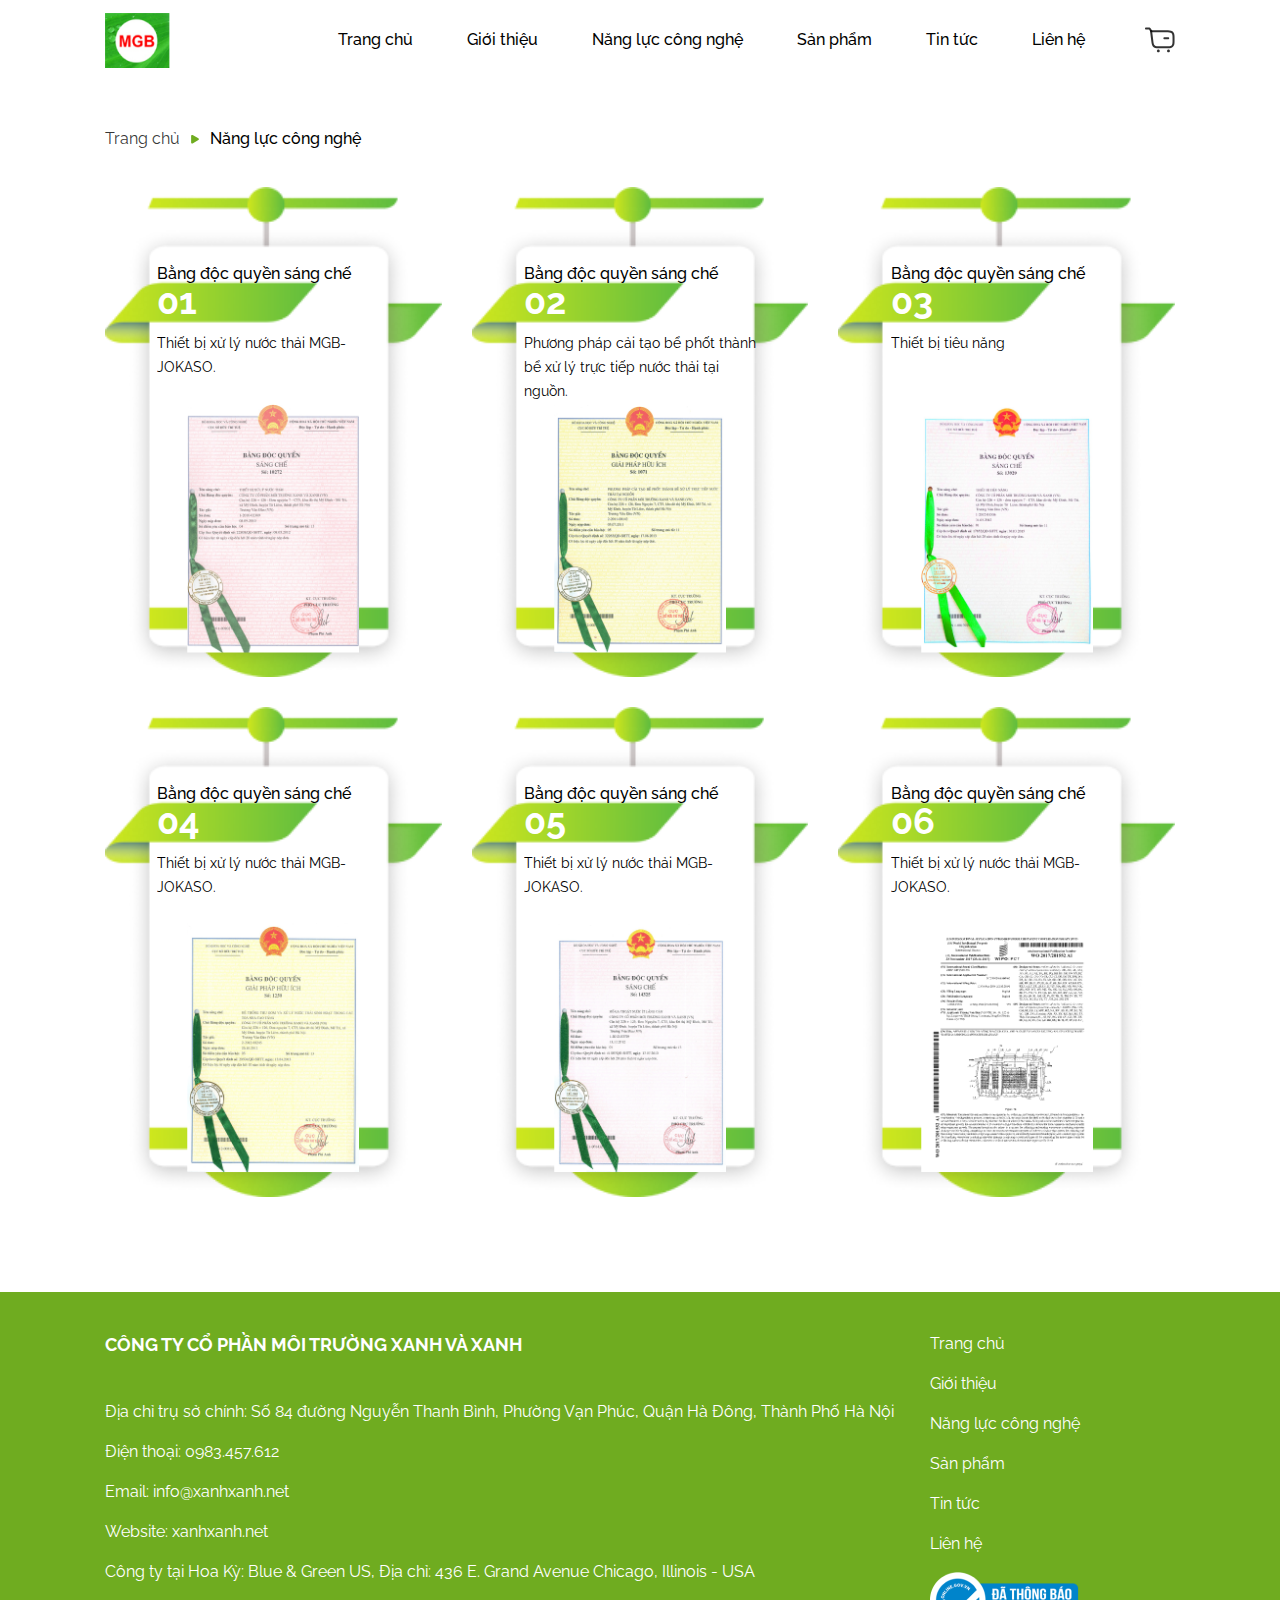
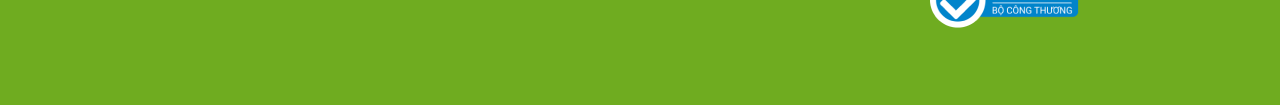
<file: capacity.html>
<!DOCTYPE html>
<html lang="en">
  <head>
    <meta charset="UTF-8" />
    <meta http-equiv="X-UA-Compatible" content="IE=edge" />
    <meta name="viewport" content="width=device-width, initial-scale=1.0" />
    <link
      rel="stylesheet"
      href="https://maxcdn.bootstrapcdn.com/bootstrap/4.5.2/css/bootstrap.min.css"
    />
    <script src="https://ajax.googleapis.com/ajax/libs/jquery/3.5.1/jquery.min.js"></script>
    <script src="https://cdnjs.cloudflare.com/ajax/libs/popper.js/1.16.0/umd/popper.min.js"></script>
    <script src="https://maxcdn.bootstrapcdn.com/bootstrap/4.5.2/js/bootstrap.min.js"></script>
    <title>Năng lực công nghệ</title>
    <link rel="stylesheet" href="./static/css/main.css" />
    <link rel="stylesheet" href="./static/css/responsive.css" />
  </head>
  <body>
    <header>
      <div
        class="
          container-box
          custom-padding
          d-flex
          align-items-center
          justify-content-between
        "
      >
        <a href="./index.html" class="logo-page">
          <img src="./static/images/home/logo-page.png" alt="" />
        </a>
        <ul class="navigation d-flex align-items-center">
          <li><a href="./index.html">Trang chủ</a></li>
          <li><a href="./introduce.html">Giới thiệu</a></li>
          <li><a href="./capacity.html">Năng lực công nghệ</a></li>
          <li><a href="./products.html">Sản phẩm</a></li>
          <li><a href="./articles.html">Tin tức</a></li>
          <li><a href="./contact.html">Liên hệ</a></li>
          <li>
            <a href="./cart.html"
              ><img src="/static/images/home/cart.svg" alt=""
            /></a>
          </li>
        </ul>
        <img src="/static/images/home/nav-icon.svg" alt="" class="nav-icon" />
      </div>
    </header>

    <section
      class="bread-crumb container-box custom-padding d-flex align-items-center"
    >
      <a href="./index.html">Trang chủ</a
      ><img src="/static/images/bread-crumb/to-right.svg" alt="" />
      <span>Năng lực công nghệ</span>
    </section>

    <section class="capacity-page container-box">
      <div class="container-fluid">
        <div class="capacities row">
          <div class="capacity col-12 col-md-6 col-lg-6 col-xl-4">
            <div class="box">
              <img src="/static/images/capacity/bg.png" alt="" />
              <div class="content">
                <p>Bằng độc quyền sáng chế</p>
                <p class="number">01</p>
                <p class="short-description">
                  Thiết bị xử lý nước thải MGB-JOKASO.
                </p>
              </div>
              <div class="image-box">
                <img src="/static/images/capacity/capacity-1.png" alt="" />
              </div>
            </div>
          </div>
          <div class="capacity col-12 col-md-6 col-lg-6 col-xl-4">
            <div class="box">
              <img src="/static/images/capacity/bg.png" alt="" />
              <div class="content">
                <p>Bằng độc quyền sáng chế</p>
                <p class="number">02</p>
                <p class="short-description">
                  Phương pháp cải tạo bể phốt thành bể xử lý trực tiếp nước thải
                  tại nguồn.
                </p>
              </div>
              <div class="image-box">
                <img src="/static/images/capacity/capacity-2.png" alt="" />
              </div>
            </div>
          </div>
          <div class="capacity col-12 col-md-6 col-lg-6 col-xl-4">
            <div class="box">
              <img src="/static/images/capacity/bg.png" alt="" />
              <div class="content">
                <p>Bằng độc quyền sáng chế</p>
                <p class="number">03</p>
                <p class="short-description">Thiết bị tiêu năng</p>
              </div>
              <div class="image-box">
                <img src="/static/images/capacity/capacity-3.png" alt="" />
              </div>
            </div>
          </div>
          <div class="capacity col-12 col-md-6 col-lg-6 col-xl-4">
            <div class="box">
              <img src="/static/images/capacity/bg.png" alt="" />
              <div class="content">
                <p>Bằng độc quyền sáng chế</p>
                <p class="number">04</p>
                <p class="short-description">
                  Thiết bị xử lý nước thải MGB-JOKASO.
                </p>
              </div>
              <div class="image-box">
                <img src="/static/images/capacity/capacity-4.png" alt="" />
              </div>
            </div>
          </div>
          <div class="capacity col-12 col-md-6 col-lg-6 col-xl-4">
            <div class="box">
              <img src="/static/images/capacity/bg.png" alt="" />
              <div class="content">
                <p>Bằng độc quyền sáng chế</p>
                <p class="number">05</p>
                <p class="short-description">
                  Thiết bị xử lý nước thải MGB-JOKASO.
                </p>
              </div>
              <div class="image-box">
                <img src="/static/images/capacity/capacity-5.png" alt="" />
              </div>
            </div>
          </div>
          <div class="capacity col-12 col-md-6 col-lg-6 col-xl-4">
            <div class="box">
              <img src="/static/images/capacity/bg.png" alt="" />
              <div class="content">
                <p>Bằng độc quyền sáng chế</p>
                <p class="number">06</p>
                <p class="short-description">
                  Thiết bị xử lý nước thải MGB-JOKASO.
                </p>
              </div>
              <div class="image-box">
                <img src="/static/images/capacity/capacity-6.png" alt="" />
              </div>
            </div>
          </div>
        </div>
      </div>
    </section>

    <footer>
      <div class="container-box">
        <div class="container-fluid">
          <div class="row">
            <div class="company col-12 col-md-12 col-lg-9">
              <p class="title-type-1">
                CÔNG TY CỔ PHẦN MÔI TRƯỜNG XANH VÀ XANH
              </p>
              <p class="address">
                Địa chỉ trụ sở chính: Số 84 đường Nguyễn Thanh Bình, Phường Vạn
                Phúc, Quận Hà Đông, Thành Phố Hà Nội
              </p>
              <p class="phone">Điện thoại: 0983.457.612</p>
              <p class="email">Email: info@xanhxanh.net</p>
              <p class="website">Website: xanhxanh.net</p>
              <p class="another-address">
                Công ty tại Hoa Kỳ: Blue & Green US, Địa chỉ: 436 E. Grand
                Avenue Chicago, Illinois - USA
              </p>
            </div>
            <ul class="categories col-12 col-md-12 col-lg-3">
              <li><a href="./index.html">Trang chủ</a></li>
              <li><a href="./introduce.html">Giới thiệu</a></li>
              <li><a href="./capacity.html">Năng lực công nghệ</a></li>
              <li><a href="./products.html">Sản phẩm</a></li>
              <li><a href="./articles.html">Tin tức</a></li>
              <li><a href="./contact.html">Liên hệ</a></li>
              <li>
                <a href="./contact.html"
                  ><img src="/static/images/home/security-icon.png" alt=""
                /></a>
              </li>
            </ul>
          </div>
        </div>
      </div>
    </footer>
  </body>
</html>
</file>
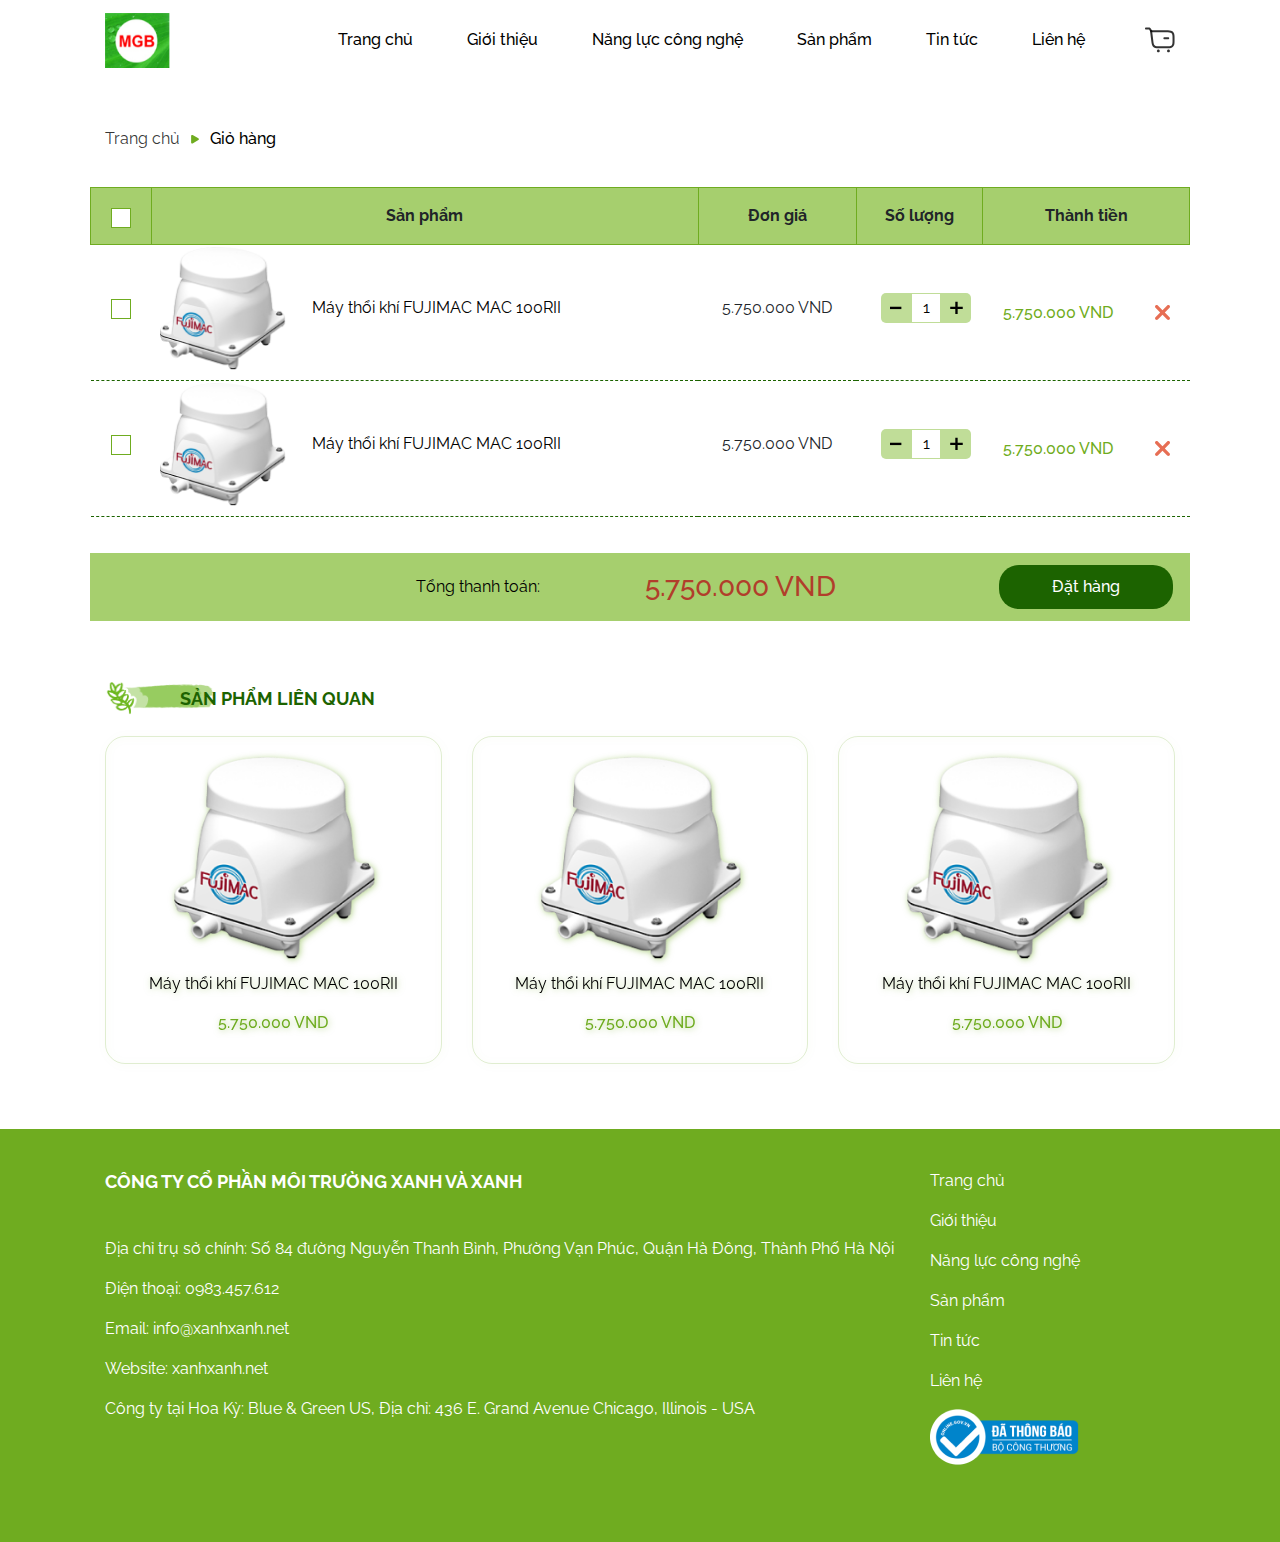
<file: cart.html>
<!DOCTYPE html>
<html lang="en">
  <head>
    <meta charset="UTF-8" />
    <meta http-equiv="X-UA-Compatible" content="IE=edge" />
    <meta name="viewport" content="width=device-width, initial-scale=1.0" />
    <link
      rel="stylesheet"
      href="https://maxcdn.bootstrapcdn.com/bootstrap/4.5.2/css/bootstrap.min.css"
    />
    <script src="https://ajax.googleapis.com/ajax/libs/jquery/3.5.1/jquery.min.js"></script>
    <script src="https://cdnjs.cloudflare.com/ajax/libs/popper.js/1.16.0/umd/popper.min.js"></script>
    <script src="https://maxcdn.bootstrapcdn.com/bootstrap/4.5.2/js/bootstrap.min.js"></script>
    <title>Giỏ hàng</title>
    <link rel="stylesheet" href="./static/css/main.css" />
    <link rel="stylesheet" href="./static/css/responsive.css" />
  </head>
  <body>
    <header>
      <div
        class="
          container-box
          custom-padding
          d-flex
          align-items-center
          justify-content-between
        "
      >
        <a href="./index.html" class="logo-page">
          <img src="./static/images/home/logo-page.png" alt="" />
        </a>
        <ul class="navigation d-flex align-items-center">
          <li><a href="./index.html">Trang chủ</a></li>
          <li><a href="./introduce.html">Giới thiệu</a></li>
          <li><a href="./capacity.html">Năng lực công nghệ</a></li>
          <li><a href="./products.html">Sản phẩm</a></li>
          <li><a href="./articles.html">Tin tức</a></li>
          <li><a href="./contact.html">Liên hệ</a></li>
          <li>
            <a href="./cart.html"
              ><img src="/static/images/home/cart.svg" alt=""
            /></a>
          </li>
        </ul>
        <img src="/static/images/home/nav-icon.svg" alt="" class="nav-icon" />
      </div>
    </header>

    <section
      class="bread-crumb container-box custom-padding d-flex align-items-center"
    >
      <a href="./index.html">Trang chủ</a
      ><img src="/static/images/bread-crumb/to-right.svg" alt="" />
      <span>Giỏ hàng</span>
    </section>

    <section class="cart-page container-box">
      <div class="cart">
        <table>
          <thead>
            <tr>
              <th>
                <label class="checkbox-box">
                  <input type="checkbox" /><span></span>
                </label>
              </th>
              <th>Sản phẩm</th>
              <th>Đơn giá</th>
              <th>Số lượng</th>
              <th>Thành tiền</th>
            </tr>
          </thead>
          <tbody>
            <tr>
              <td>
                <label class="checkbox-box">
                  <input type="checkbox" /><span></span>
                </label>
              </td>
              <td class="d-flex align-items-center">
                <img src="/static/images/cart/image.png" alt="" />
                <div>
                  <p>Máy thổi khí FUJIMAC MAC 100RII</p>
                  <p class="price">5.750.000 VND</p>
                  <div class="amount">
                    <div class="box d-flex align-items-center">
                      <div
                        class="
                          decrement
                          d-flex
                          align-items-center
                          justify-content-center
                        "
                      >
                        <img
                          src="/static/images/product-details/decrement.svg"
                          alt=""
                        />
                      </div>
                      <p
                        class="d-flex align-items-center justify-content-center"
                      >
                        1
                      </p>
                      <div
                        class="
                          increment
                          d-flex
                          align-items-center
                          justify-content-center
                        "
                      >
                        <img
                          src="/static/images/product-details/increment.svg"
                          alt=""
                        />
                      </div>
                    </div>
                  </div>
                </div>
              </td>
              <td>5.750.000 VND</td>
              <td>
                <div class="amount d-flex">
                  <div class="box d-flex align-items-center">
                    <div
                      class="
                        decrement
                        d-flex
                        align-items-center
                        justify-content-center
                      "
                    >
                      <img
                        src="/static/images/product-details/decrement.svg"
                        alt=""
                      />
                    </div>
                    <p class="d-flex align-items-center justify-content-center">
                      1
                    </p>
                    <div
                      class="
                        increment
                        d-flex
                        align-items-center
                        justify-content-center
                      "
                    >
                      <img
                        src="/static/images/product-details/increment.svg"
                        alt=""
                      />
                    </div>
                  </div>
                </div>
              </td>
              <td>
                <div
                  class="
                    box-row
                    d-flex
                    align-items-center
                    justify-content-between
                  "
                >
                  <p>5.750.000 VND</p>
                  <img src="/static/images/cart/trush.svg" alt="" />
                </div>
              </td>
            </tr>
            <tr>
              <td>
                <label class="checkbox-box">
                  <input type="checkbox" /><span></span>
                </label>
              </td>
              <td class="d-flex align-items-center">
                <img src="/static/images/cart/image.png" alt="" />
                <p>Máy thổi khí FUJIMAC MAC 100RII</p>
              </td>
              <td>5.750.000 VND</td>
              <td>
                <div class="amount d-flex">
                  <div class="box d-flex align-items-center">
                    <div
                      class="
                        decrement
                        d-flex
                        align-items-center
                        justify-content-center
                      "
                    >
                      <img
                        src="/static/images/product-details/decrement.svg"
                        alt=""
                      />
                    </div>
                    <p class="d-flex align-items-center justify-content-center">
                      1
                    </p>
                    <div
                      class="
                        increment
                        d-flex
                        align-items-center
                        justify-content-center
                      "
                    >
                      <img
                        src="/static/images/product-details/increment.svg"
                        alt=""
                      />
                    </div>
                  </div>
                </div>
              </td>
              <td>
                <div
                  class="
                    box-row
                    d-flex
                    align-items-center
                    justify-content-between
                  "
                >
                  <p>5.750.000 VND</p>
                  <img src="/static/images/cart/trush.svg" alt="" />
                </div>
              </td>
            </tr>
          </tbody>
        </table>
        <!-- <div class="no-products">
          <p>Giỏ hàng hiện chưa có sản phẩm nào.</p>
          <div>
            <a href="./products.html">Đến trang sản phẩm</a
            ><a href="/index.html"
              >Trở về trang chủ <img src="/static/images/cart/home.svg" alt=""
            /></a>
          </div>
        </div> -->
        <!-- <div class="box-delete">
          <p>Bạn có muốn xóa sản phẩm này khỏi giỏ hàng</p>
          <div>
            <div class="btn no">Hủy</div>
            <div class="btn yes">Xóa</div>
          </div>
        </div> -->
        <div class="total">
          <p class="text">Tổng thanh toán:</p>
          <p class="price">5.750.000 VND</p>
          <div
            class="
              button-green
              d-flex
              align-items-center
              justify-content-center
            "
          >
            Đặt hàng
          </div>
        </div>
      </div>
      <div class="related-products">
        <div class="box-title-type-1 left custom-padding">
          <img src="/static/images/home/image-title.png" alt="" />
          <p class="title-type-1">Sản phẩm liên quan</p>
        </div>
        <div class="products container-fluid">
          <div class="row">
            <div class="product col-12 col-md-6 col-lg-4">
              <div class="box">
                <div class="image-box">
                  <img src="/static/images/home/product-1.png" alt="" />
                </div>
                <div class="content">
                  <a href="./productDetails.html" class="product-name"
                    >Máy thổi khí FUJIMAC MAC 100RII</a
                  >
                  <div class="price">5.750.000 VND</div>
                </div>
              </div>
            </div>
            <div class="product col-12 col-md-6 col-lg-4">
              <div class="box">
                <div class="image-box">
                  <img src="/static/images/home/product-1.png" alt="" />
                </div>
                <div class="content">
                  <a href="./productDetails.html" class="product-name"
                    >Máy thổi khí FUJIMAC MAC 100RII</a
                  >
                  <div class="price">5.750.000 VND</div>
                </div>
              </div>
            </div>
            <div class="product col-12 col-md-6 col-lg-4">
              <div class="box">
                <div class="image-box">
                  <img src="/static/images/home/product-1.png" alt="" />
                </div>
                <div class="content">
                  <a href="./productDetails.html" class="product-name"
                    >Máy thổi khí FUJIMAC MAC 100RII</a
                  >
                  <div class="price">5.750.000 VND</div>
                </div>
              </div>
            </div>
          </div>
        </div>
      </div>
    </section>

    <footer>
      <div class="container-box">
        <div class="container-fluid">
          <div class="row">
            <div class="company col-12 col-md-12 col-lg-9">
              <p class="title-type-1">
                CÔNG TY CỔ PHẦN MÔI TRƯỜNG XANH VÀ XANH
              </p>
              <p class="address">
                Địa chỉ trụ sở chính: Số 84 đường Nguyễn Thanh Bình, Phường Vạn
                Phúc, Quận Hà Đông, Thành Phố Hà Nội
              </p>
              <p class="phone">Điện thoại: 0983.457.612</p>
              <p class="email">Email: info@xanhxanh.net</p>
              <p class="website">Website: xanhxanh.net</p>
              <p class="another-address">
                Công ty tại Hoa Kỳ: Blue & Green US, Địa chỉ: 436 E. Grand
                Avenue Chicago, Illinois - USA
              </p>
            </div>
            <ul class="categories col-12 col-md-12 col-lg-3">
              <li><a href="./index.html">Trang chủ</a></li>
              <li><a href="./introduce.html">Giới thiệu</a></li>
              <li><a href="./capacity.html">Năng lực công nghệ</a></li>
              <li><a href="./products.html">Sản phẩm</a></li>
              <li><a href="./articles.html">Tin tức</a></li>
              <li><a href="./contact.html">Liên hệ</a></li>
              <li>
                <a href="./contact.html"
                  ><img src="/static/images/home/security-icon.png" alt=""
                /></a>
              </li>
            </ul>
          </div>
        </div>
      </div>
    </footer>
  </body>
</html>
</file>
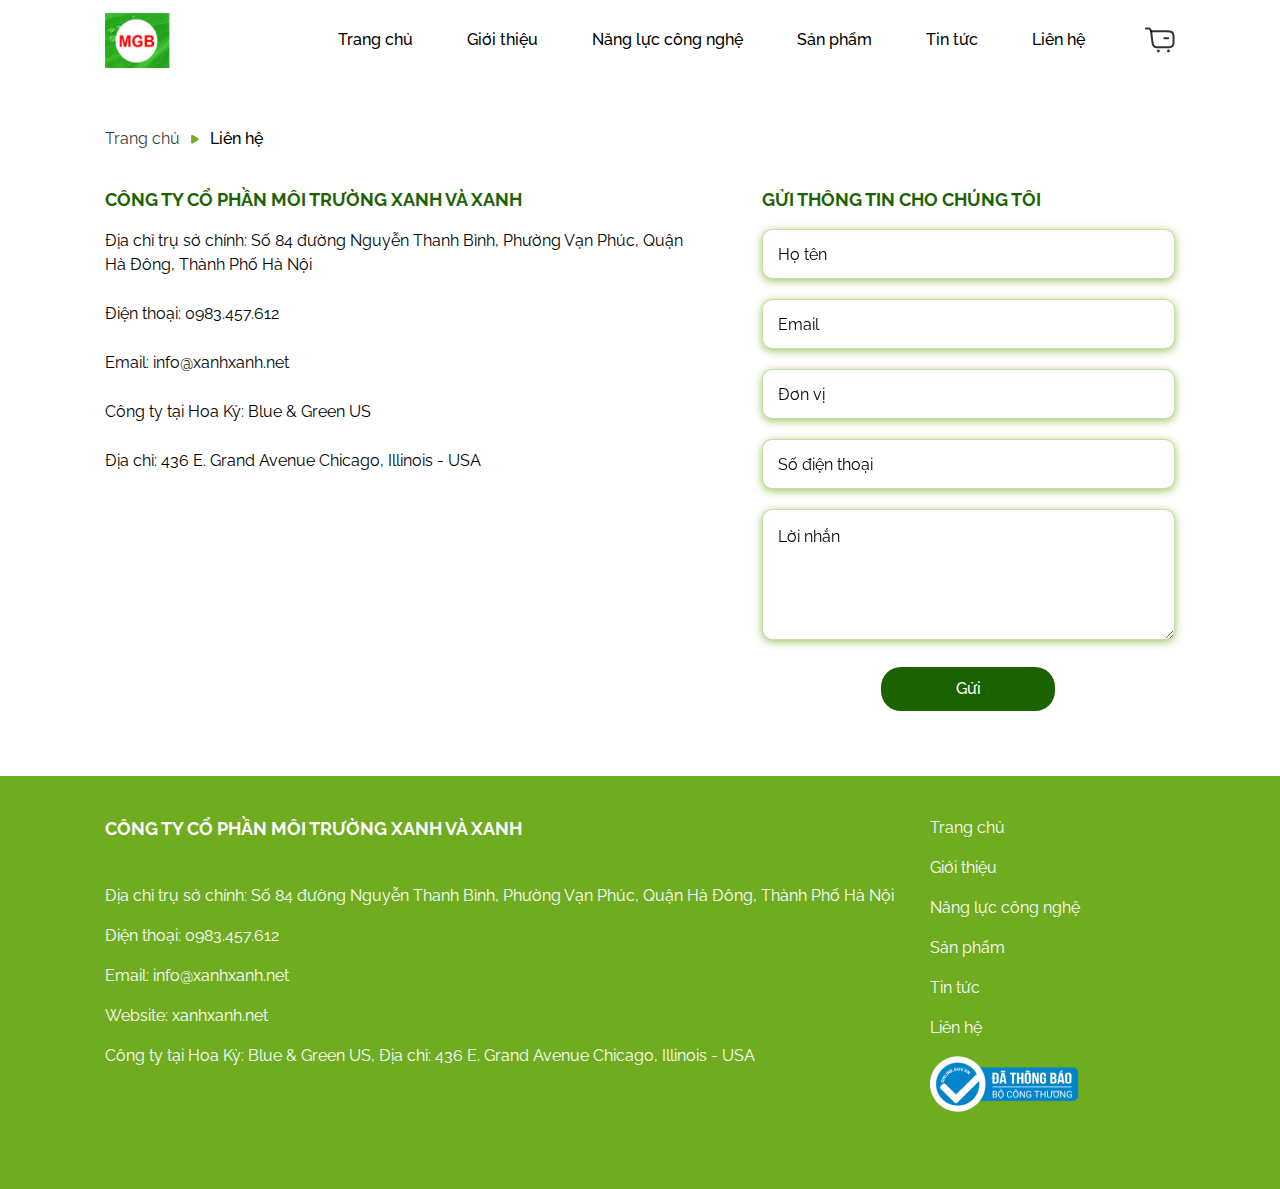
<file: contact.html>
<!DOCTYPE html>
<html lang="en">
  <head>
    <meta charset="UTF-8" />
    <meta http-equiv="X-UA-Compatible" content="IE=edge" />
    <meta name="viewport" content="width=device-width, initial-scale=1.0" />
    <link
      rel="stylesheet"
      href="https://maxcdn.bootstrapcdn.com/bootstrap/4.5.2/css/bootstrap.min.css"
    />
    <script src="https://ajax.googleapis.com/ajax/libs/jquery/3.5.1/jquery.min.js"></script>
    <script src="https://cdnjs.cloudflare.com/ajax/libs/popper.js/1.16.0/umd/popper.min.js"></script>
    <script src="https://maxcdn.bootstrapcdn.com/bootstrap/4.5.2/js/bootstrap.min.js"></script>
    <title>Liên hệ</title>
    <link rel="stylesheet" href="./static/css/main.css" />
    <link rel="stylesheet" href="./static/css/responsive.css" />
  </head>
  <body>
    <header>
      <div
        class="
          container-box
          custom-padding
          d-flex
          align-items-center
          justify-content-between
        "
      >
        <a href="./index.html" class="logo-page">
          <img src="./static/images/home/logo-page.png" alt="" />
        </a>
        <ul class="navigation d-flex align-items-center">
          <li><a href="./index.html">Trang chủ</a></li>
          <li><a href="./introduce.html">Giới thiệu</a></li>
          <li><a href="./capacity.html">Năng lực công nghệ</a></li>
          <li><a href="./products.html">Sản phẩm</a></li>
          <li><a href="./articles.html">Tin tức</a></li>
          <li><a href="./contact.html">Liên hệ</a></li>
          <li>
            <a href="./cart.html"
              ><img src="/static/images/home/cart.svg" alt=""
            /></a>
          </li>
        </ul>
        <img src="/static/images/home/nav-icon.svg" alt="" class="nav-icon" />
      </div>
    </header>

    <section
      class="bread-crumb container-box custom-padding d-flex align-items-center"
    >
      <a href="./index.html">Trang chủ</a
      ><img src="/static/images/bread-crumb/to-right.svg" alt="" />
      <span>Liên hệ</span>
    </section>

    <section class="contact-page container-box">
      <div class="container-fluid">
        <div class="row">
          <div class="left-side col-12 col-lg-7">
            <p class="title-type-1">CÔNG TY CỔ PHẦN MÔI TRƯỜNG XANH VÀ XANH</p>
            <p class="address">
              Địa chỉ trụ sở chính: Số 84 đường Nguyễn Thanh Bình, Phường Vạn
              Phúc, Quận Hà Đông, Thành Phố Hà Nội
            </p>
            <p class="phone">Điện thoại: 0983.457.612</p>
            <p class="email">Email: info@xanhxanh.net</p>
            <p class="another-address">Công ty tại Hoa Kỳ: Blue & Green US</p>
            <p class="another-address">
              Địa chỉ: 436 E. Grand Avenue Chicago, Illinois - USA
            </p>
          </div>
          <div class="right-side col-12 col-lg-5">
            <p class="title-type-1">Gửi thông tin cho chúng tôi</p>
            <form>
              <input type="text" required placeholder="Họ tên" />
              <input type="email" required placeholder="Email" />
              <input type="text" required placeholder="Đơn vị" />
              <input type="text" required placeholder="Số điện thoại" />
              <textarea placeholder="Lời nhắn"></textarea>
              <button class="button-green" type="submit">Gửi</button>
            </form>
          </div>
        </div>
      </div>
    </section>

    <footer>
      <div class="container-box">
        <div class="container-fluid">
          <div class="row">
            <div class="company col-12 col-md-12 col-lg-9">
              <p class="title-type-1">
                CÔNG TY CỔ PHẦN MÔI TRƯỜNG XANH VÀ XANH
              </p>
              <p class="address">
                Địa chỉ trụ sở chính: Số 84 đường Nguyễn Thanh Bình, Phường Vạn
                Phúc, Quận Hà Đông, Thành Phố Hà Nội
              </p>
              <p class="phone">Điện thoại: 0983.457.612</p>
              <p class="email">Email: info@xanhxanh.net</p>
              <p class="website">Website: xanhxanh.net</p>
              <p class="another-address">
                Công ty tại Hoa Kỳ: Blue & Green US, Địa chỉ: 436 E. Grand
                Avenue Chicago, Illinois - USA
              </p>
            </div>
            <ul class="categories col-12 col-md-12 col-lg-3">
              <li><a href="./index.html">Trang chủ</a></li>
              <li><a href="./introduce.html">Giới thiệu</a></li>
              <li><a href="./capacity.html">Năng lực công nghệ</a></li>
              <li><a href="./products.html">Sản phẩm</a></li>
              <li><a href="./articles.html">Tin tức</a></li>
              <li><a href="./contact.html">Liên hệ</a></li>
              <li>
                <a href="./contact.html"
                  ><img src="/static/images/home/security-icon.png" alt=""
                /></a>
              </li>
            </ul>
          </div>
        </div>
      </div>
    </footer>
  </body>
</html>
</file>
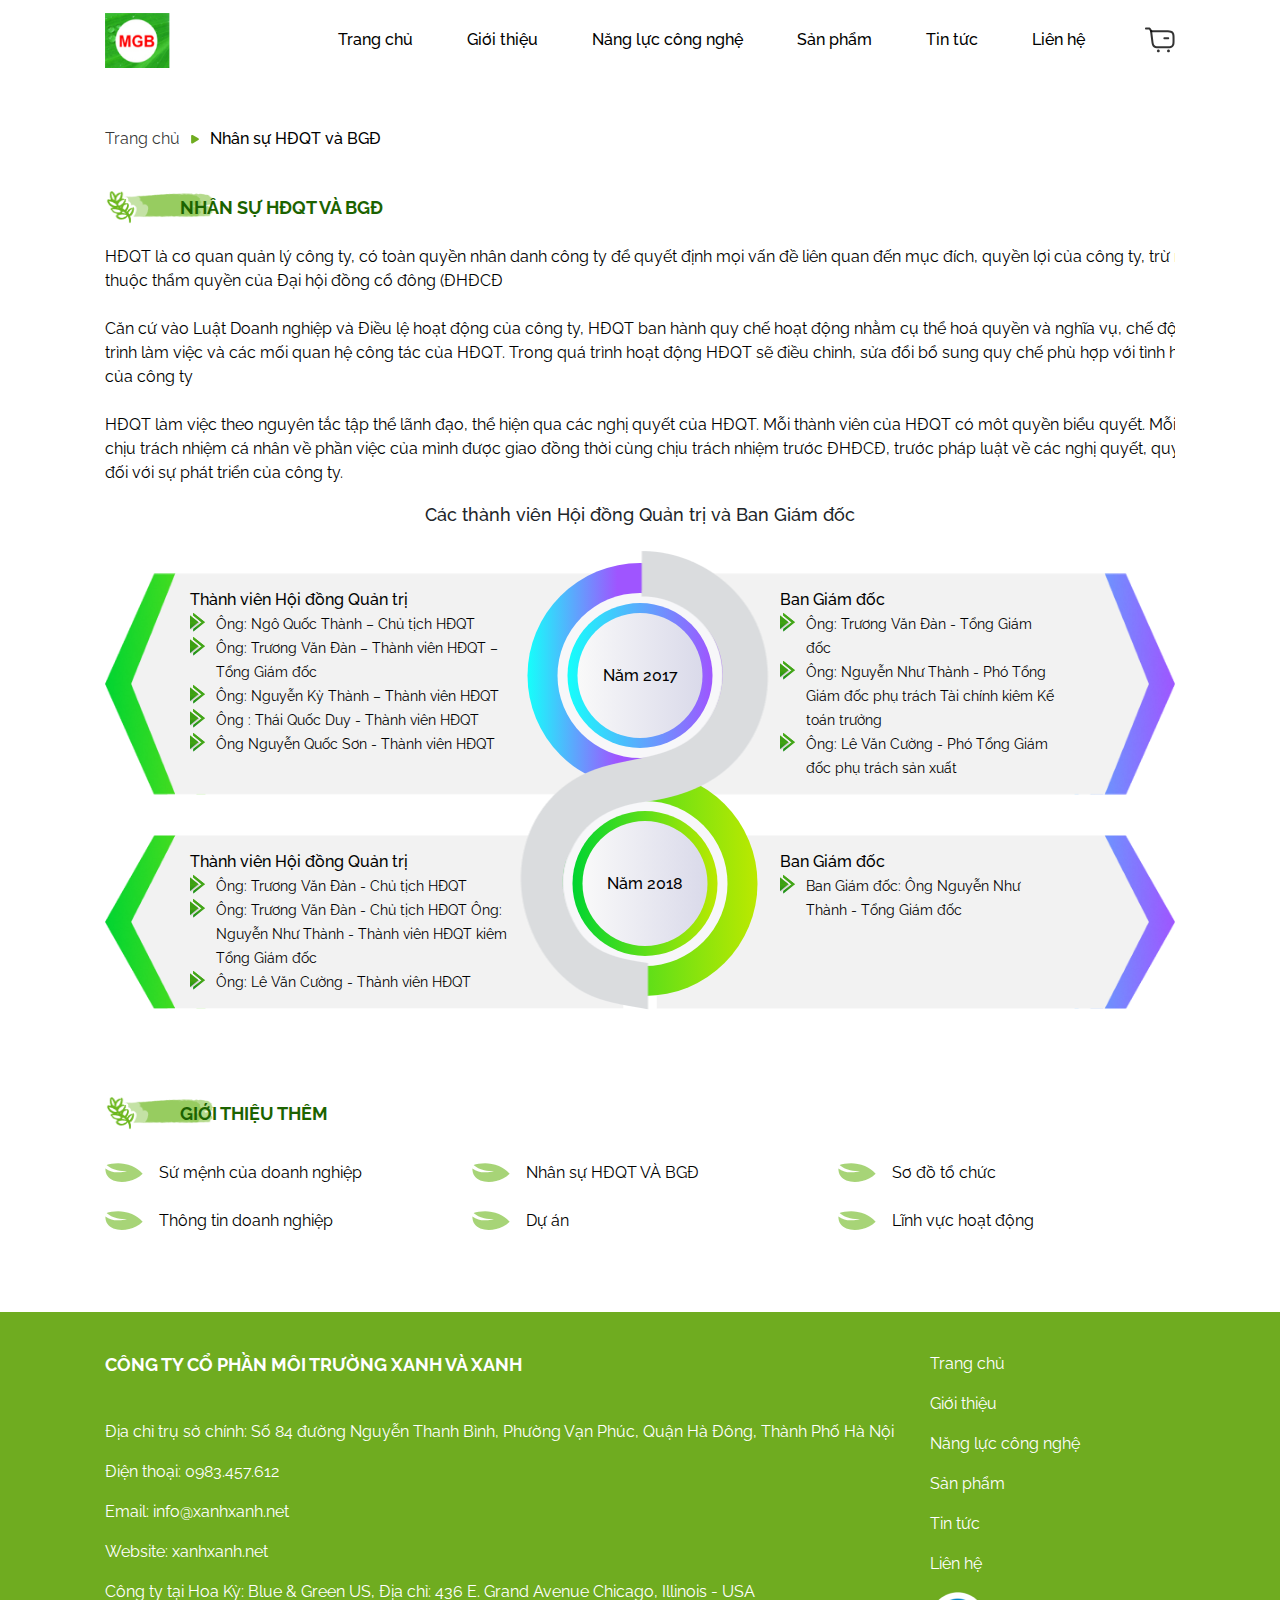
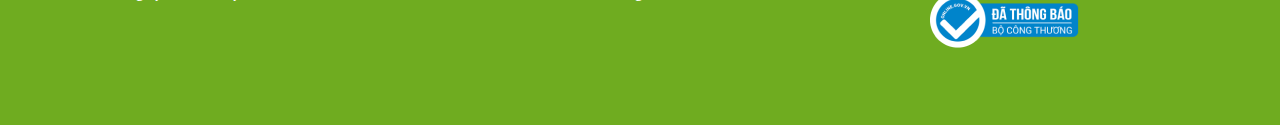
<file: introduce-2.html>
<!DOCTYPE html>
<html lang="en">
  <head>
    <meta charset="UTF-8" />
    <meta http-equiv="X-UA-Compatible" content="IE=edge" />
    <meta name="viewport" content="width=device-width, initial-scale=1.0" />
    <link
      rel="stylesheet"
      href="https://maxcdn.bootstrapcdn.com/bootstrap/4.5.2/css/bootstrap.min.css"
    />
    <script src="https://ajax.googleapis.com/ajax/libs/jquery/3.5.1/jquery.min.js"></script>
    <script src="https://cdnjs.cloudflare.com/ajax/libs/popper.js/1.16.0/umd/popper.min.js"></script>
    <script src="https://maxcdn.bootstrapcdn.com/bootstrap/4.5.2/js/bootstrap.min.js"></script>
    <title>Nhân sự HĐQT và BGĐ</title>
    <link rel="stylesheet" href="./static/css/main.css" />
    <link rel="stylesheet" href="./static/css/responsive.css" />
  </head>
  <body>
    <header>
      <div
        class="
          container-box
          custom-padding
          d-flex
          align-items-center
          justify-content-between
        "
      >
        <a href="./index.html" class="logo-page">
          <img src="./static/images/home/logo-page.png" alt="" />
        </a>
        <ul class="navigation d-flex align-items-center">
          <li><a href="./index.html">Trang chủ</a></li>
          <li><a href="./introduce.html">Giới thiệu</a></li>
          <li><a href="./capacity.html">Năng lực công nghệ</a></li>
          <li><a href="./products.html">Sản phẩm</a></li>
          <li><a href="./articles.html">Tin tức</a></li>
          <li><a href="./contact.html">Liên hệ</a></li>
          <li>
            <a href="./cart.html"
              ><img src="/static/images/home/cart.svg" alt=""
            /></a>
          </li>
        </ul>
        <img src="/static/images/home/nav-icon.svg" alt="" class="nav-icon" />
      </div>
    </header>

    <section
      class="bread-crumb container-box custom-padding d-flex align-items-center"
    >
      <a href="./index.html">Trang chủ</a
      ><img src="/static/images/bread-crumb/to-right.svg" alt="" />
      <span>Nhân sự HĐQT và BGĐ</span>
    </section>
    <section class="introduce-page employee container-box">
      <div class="main-introduce">
        <div class="box-title-type-1 left custom-padding">
          <img src="/static/images/home/image-title.png" alt="" />
          <p class="title-type-1">Nhân sự HĐQT và BGĐ</p>
        </div>
        <div class="descriptions custom-padding">
          <pre>
HĐQT là cơ quan quản lý công ty, có toàn quyền nhân danh công ty để quyết định mọi vấn đề liên quan đến mục đích, quyền lợi của công ty, trừ những vấn đề 
thuộc thẩm quyền của Đại hội đồng cổ đông (ĐHĐCĐ

Căn cứ vào Luật Doanh nghiệp và Điều lệ hoạt động của công ty, HĐQT ban hành quy chế hoạt động nhằm cụ thể hoá quyền và nghĩa vụ, chế độ phân công, quy 
trình làm việc và các mối quan hệ công tác của HĐQT. Trong quá trình hoạt động HĐQT sẽ điều chỉnh, sửa đổi bổ sung quy chế phù hợp với tình hình hoạt động 
của công ty
           
HĐQT làm việc theo nguyên tắc tập thể lãnh đạo, thể hiện qua các nghị quyết của HĐQT. Mỗi thành viên của HĐQT có môt quyền biểu quyết. Mỗi thành viên HĐQT 
chịu trách nhiệm cá nhân về phần việc của mình được giao đồng thời cùng chịu trách nhiệm trước ĐHĐCĐ, trước pháp luật về các nghị quyết, quyết định của HĐQT 
đối với sự phát triển của công ty.</pre
          >
        </div>
        <div class="introduce-title">
          Các thành viên Hội đồng Quản trị và Ban Giám đốc
        </div>
        <div class="introduces container-fluid">
          <div class="year-box">
            <img src="/static/images/introduce/employee/cong.png" alt="" />
            <div class="year">
              <div class="circle-2">
                <div class="circle-3">
                  <div
                    class="
                      circle-4
                      d-flex
                      align-items-center
                      justify-content-center
                    "
                  >
                    <p>Năm 2017</p>
                  </div>
                </div>
              </div>
            </div>
            <div class="year">
              <div class="circle-2">
                <div class="circle-3">
                  <div
                    class="
                      circle-4
                      d-flex
                      align-items-center
                      justify-content-center
                    "
                  >
                    <p>Năm 2018</p>
                  </div>
                </div>
              </div>
            </div>
          </div>
          <div class="row">
            <div class="introduce col-12 col-lg-6">
              <img src="/static/images/introduce/employee/xanh-1.png" alt="" />
              <p class="title-box">Thành viên Hội đồng Quản trị</p>
              <ul class="list">
                <li class="d-flex align-items-start">
                  <img
                    src="/static/images/introduce/mission/to-right.svg"
                    alt=""
                  />
                  <p>Ông: Ngô Quốc Thành – Chủ tịch HĐQT</p>
                </li>
                <li class="d-flex align-items-start">
                  <img
                    src="/static/images/introduce/mission/to-right.svg"
                    alt=""
                  />
                  <p>Ông: Trương Văn Đàn – Thành viên HĐQT – Tổng Giám đốc</p>
                </li>
                <li class="d-flex align-items-start">
                  <img
                    src="/static/images/introduce/mission/to-right.svg"
                    alt=""
                  />
                  <p>Ông: Nguyễn Kỳ Thành – Thành viên HĐQT</p>
                </li>
                <li class="d-flex align-items-start">
                  <img
                    src="/static/images/introduce/mission/to-right.svg"
                    alt=""
                  />
                  <p>Ông : Thái Quốc Duy - Thành viên HĐQT</p>
                </li>
                <li class="d-flex align-items-start">
                  <img
                    src="/static/images/introduce/mission/to-right.svg"
                    alt=""
                  />
                  <p>Ông Nguyễn Quốc Sơn - Thành viên HĐQT</p>
                </li>
              </ul>
            </div>

            <div class="introduce col-12 col-lg-6">
              <img src="/static/images/introduce/employee/lam-1.png" alt="" />
              <p class="title-box">Ban Giám đốc</p>
              <ul class="list">
                <li class="d-flex align-items-start">
                  <img
                    src="/static/images/introduce/mission/to-right.svg"
                    alt=""
                  />
                  <p>Ông: Trương Văn Đàn - Tổng Giám đốc</p>
                </li>
                <li class="d-flex align-items-start">
                  <img
                    src="/static/images/introduce/mission/to-right.svg"
                    alt=""
                  />
                  <p>
                    Ông: Nguyễn Như Thành - Phó Tổng Giám đốc phụ trách Tài
                    chính kiêm Kế toán trưởng
                  </p>
                </li>
                <li class="d-flex align-items-start">
                  <img
                    src="/static/images/introduce/mission/to-right.svg"
                    alt=""
                  />
                  <p>
                    Ông: Lê Văn Cường - Phó Tổng Giám đốc phụ trách sản xuất
                  </p>
                </li>
              </ul>
            </div>
            <div class="introduce col-12 col-lg-6">
              <img src="/static/images/introduce/employee/xanh-1.png" alt="" />
              <p class="title-box">Thành viên Hội đồng Quản trị</p>
              <ul class="list">
                <li class="d-flex align-items-start">
                  <img
                    src="/static/images/introduce/mission/to-right.svg"
                    alt=""
                  />
                  <p>Ông: Trương Văn Đàn - Chủ tịch HĐQT</p>
                </li>
                <li class="d-flex align-items-start">
                  <img
                    src="/static/images/introduce/mission/to-right.svg"
                    alt=""
                  />
                  <p>
                    Ông: Trương Văn Đàn - Chủ tịch HĐQT Ông: Nguyễn Như Thành -
                    Thành viên HĐQT kiêm Tổng Giám đốc
                  </p>
                </li>
                <li class="d-flex align-items-start">
                  <img
                    src="/static/images/introduce/mission/to-right.svg"
                    alt=""
                  />
                  <p>Ông: Lê Văn Cường - Thành viên HĐQT</p>
                </li>
              </ul>
            </div>

            <div class="introduce col-12 col-lg-6">
              <img src="/static/images/introduce/employee/lam-1.png" alt="" />
              <p class="title-box">Ban Giám đốc</p>
              <ul class="list">
                <li class="d-flex align-items-start">
                  <img
                    src="/static/images/introduce/mission/to-right.svg"
                    alt=""
                  />
                  <p>Ban Giám đốc: Ông Nguyễn Như Thành - Tổng Giám đốc</p>
                </li>
              </ul>
            </div>
          </div>
        </div>
      </div>
      <div class="another-introduce">
        <div class="box-title-type-1 left">
          <img src="/static/images/home/image-title.png" alt="" />
          <p class="title-type-1">Giới thiệu thêm</p>
        </div>
        <div class="container-fluid">
          <div class="row">
            <div
              class="
                introduce-item
                d-flex
                align-items-center
                col-12 col-md-6 col-lg-4
              "
            >
              <img src="/static/images/introduce/leaves.svg" alt="" />
              <a href="./introduce.html">Sứ mệnh của doanh nghiệp</a>
            </div>
            <div
              class="
                introduce-item
                d-flex
                align-items-center
                col-12 col-md-6 col-lg-4
              "
            >
              <img src="/static/images/introduce/leaves.svg" alt="" />
              <a href="./introduce-2.html">Nhân sự HĐQT VÀ BGĐ</a>
            </div>
            <div
              class="
                introduce-item
                d-flex
                align-items-center
                col-12 col-md-6 col-lg-4
              "
            >
              <img src="/static/images/introduce/leaves.svg" alt="" />
              <a href="./introduce-3.html">Sơ đồ tổ chức</a>
            </div>
            <div
              class="
                introduce-item
                d-flex
                align-items-center
                col-12 col-md-6 col-lg-4
              "
            >
              <img src="/static/images/introduce/leaves.svg" alt="" />
              <a href="./introduce-4.html">Thông tin doanh nghiệp</a>
            </div>
            <div
              class="
                introduce-item
                d-flex
                align-items-center
                col-12 col-md-6 col-lg-4
              "
            >
              <img src="/static/images/introduce/leaves.svg" alt="" />
              <a href="./introduce-5.html">Dự án</a>
            </div>
            <div
              class="
                introduce-item
                d-flex
                align-items-center
                col-12 col-md-6 col-lg-4
              "
            >
              <img src="/static/images/introduce/leaves.svg" alt="" />
              <a href="./introduce-6.html">Lĩnh vực hoạt động</a>
            </div>
          </div>
        </div>
      </div>
    </section>
    <footer>
      <div class="container-box">
        <div class="container-fluid">
          <div class="row">
            <div class="company col-12 col-md-12 col-lg-9">
              <p class="title-type-1">
                CÔNG TY CỔ PHẦN MÔI TRƯỜNG XANH VÀ XANH
              </p>
              <p class="address">
                Địa chỉ trụ sở chính: Số 84 đường Nguyễn Thanh Bình, Phường Vạn
                Phúc, Quận Hà Đông, Thành Phố Hà Nội
              </p>
              <p class="phone">Điện thoại: 0983.457.612</p>
              <p class="email">Email: info@xanhxanh.net</p>
              <p class="website">Website: xanhxanh.net</p>
              <p class="another-address">
                Công ty tại Hoa Kỳ: Blue & Green US, Địa chỉ: 436 E. Grand
                Avenue Chicago, Illinois - USA
              </p>
            </div>
            <ul class="categories col-12 col-md-12 col-lg-3">
              <li><a href="./index.html">Trang chủ</a></li>
              <li><a href="./introduce.html">Giới thiệu</a></li>
              <li><a href="./capacity.html">Năng lực công nghệ</a></li>
              <li><a href="./products.html">Sản phẩm</a></li>
              <li><a href="./articles.html">Tin tức</a></li>
              <li><a href="./contact.html">Liên hệ</a></li>
              <li>
                <a href="./contact.html"
                  ><img src="/static/images/home/security-icon.png" alt=""
                /></a>
              </li>
            </ul>
          </div>
        </div>
      </div>
    </footer>
  </body>
</html>
</file>
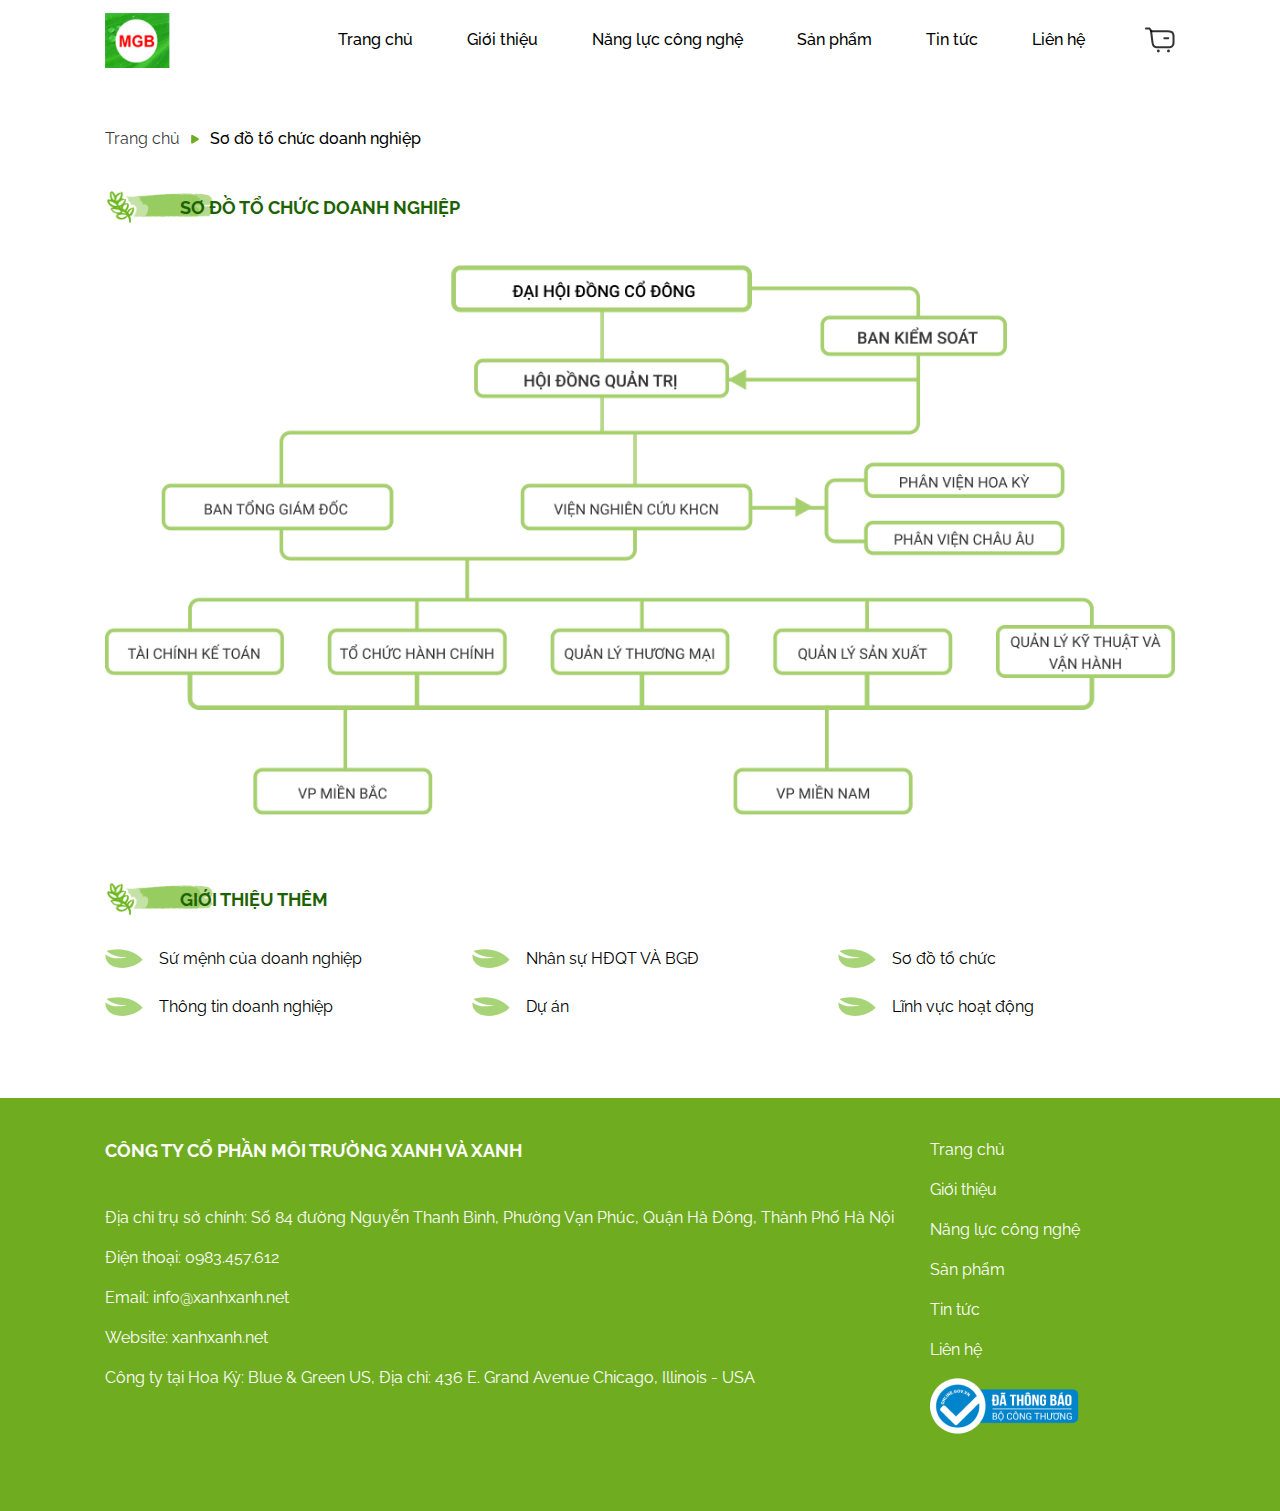
<file: introduce-3.html>
<!DOCTYPE html>
<html lang="en">
  <head>
    <meta charset="UTF-8" />
    <meta http-equiv="X-UA-Compatible" content="IE=edge" />
    <meta name="viewport" content="width=device-width, initial-scale=1.0" />
    <link
      rel="stylesheet"
      href="https://maxcdn.bootstrapcdn.com/bootstrap/4.5.2/css/bootstrap.min.css"
    />
    <script src="https://ajax.googleapis.com/ajax/libs/jquery/3.5.1/jquery.min.js"></script>
    <script src="https://cdnjs.cloudflare.com/ajax/libs/popper.js/1.16.0/umd/popper.min.js"></script>
    <script src="https://maxcdn.bootstrapcdn.com/bootstrap/4.5.2/js/bootstrap.min.js"></script>
    <title>Sơ đồ tổ chức doanh nghiệp</title>
    <link rel="stylesheet" href="./static/css/main.css" />
    <link rel="stylesheet" href="./static/css/responsive.css" />
  </head>
  <body>
    <header>
      <div
        class="
          container-box
          custom-padding
          d-flex
          align-items-center
          justify-content-between
        "
      >
        <a href="./index.html" class="logo-page">
          <img src="./static/images/home/logo-page.png" alt="" />
        </a>
        <ul class="navigation d-flex align-items-center">
          <li><a href="./index.html">Trang chủ</a></li>
          <li><a href="./introduce.html">Giới thiệu</a></li>
          <li><a href="./capacity.html">Năng lực công nghệ</a></li>
          <li><a href="./products.html">Sản phẩm</a></li>
          <li><a href="./articles.html">Tin tức</a></li>
          <li><a href="./contact.html">Liên hệ</a></li>
          <li>
            <a href="./cart.html"
              ><img src="/static/images/home/cart.svg" alt=""
            /></a>
          </li>
        </ul>
        <img src="/static/images/home/nav-icon.svg" alt="" class="nav-icon" />
      </div>
    </header>

    <section
      class="bread-crumb container-box custom-padding d-flex align-items-center"
    >
      <a href="./index.html">Trang chủ</a
      ><img src="/static/images/bread-crumb/to-right.svg" alt="" />
      <span>Sơ đồ tổ chức doanh nghiệp</span>
    </section>
    <section class="introduce-page diagram container-box">
      <div class="main-introduce custom-padding">
        <div class="box-title-type-1 left">
          <img src="/static/images/home/image-title.png" alt="" />
          <p class="title-type-1">Sơ đồ tổ chức doanh nghiệp</p>
        </div>
        <div class="image-box">
          <img
            class="diagram-des"
            src="/static/images/introduce/diagram/company-diagram.png"
            alt=""
          />
          <img
            class="diagram-res"
            src="/static/images/introduce/diagram/so-do.png"
            alt=""
          />
        </div>
      </div>
      <div class="another-introduce">
        <div class="box-title-type-1 left">
          <img src="/static/images/home/image-title.png" alt="" />
          <p class="title-type-1">Giới thiệu thêm</p>
        </div>
        <div class="container-fluid">
          <div class="row">
            <div
              class="
                introduce-item
                d-flex
                align-items-center
                col-12 col-md-6 col-lg-4
              "
            >
              <img src="/static/images/introduce/leaves.svg" alt="" />
              <a href="./introduce.html">Sứ mệnh của doanh nghiệp</a>
            </div>
            <div
              class="
                introduce-item
                d-flex
                align-items-center
                col-12 col-md-6 col-lg-4
              "
            >
              <img src="/static/images/introduce/leaves.svg" alt="" />
              <a href="./introduce-2.html">Nhân sự HĐQT VÀ BGĐ</a>
            </div>
            <div
              class="
                introduce-item
                d-flex
                align-items-center
                col-12 col-md-6 col-lg-4
              "
            >
              <img src="/static/images/introduce/leaves.svg" alt="" />
              <a href="./introduce-3.html">Sơ đồ tổ chức</a>
            </div>
            <div
              class="
                introduce-item
                d-flex
                align-items-center
                col-12 col-md-6 col-lg-4
              "
            >
              <img src="/static/images/introduce/leaves.svg" alt="" />
              <a href="./introduce-4.html">Thông tin doanh nghiệp</a>
            </div>
            <div
              class="
                introduce-item
                d-flex
                align-items-center
                col-12 col-md-6 col-lg-4
              "
            >
              <img src="/static/images/introduce/leaves.svg" alt="" />
              <a href="./introduce-5.html">Dự án</a>
            </div>
            <div
              class="
                introduce-item
                d-flex
                align-items-center
                col-12 col-md-6 col-lg-4
              "
            >
              <img src="/static/images/introduce/leaves.svg" alt="" />
              <a href="./introduce-6.html">Lĩnh vực hoạt động</a>
            </div>
          </div>
        </div>
      </div>
    </section>
    <footer>
      <div class="container-box">
        <div class="container-fluid">
          <div class="row">
            <div class="company col-12 col-md-12 col-lg-9">
              <p class="title-type-1">
                CÔNG TY CỔ PHẦN MÔI TRƯỜNG XANH VÀ XANH
              </p>
              <p class="address">
                Địa chỉ trụ sở chính: Số 84 đường Nguyễn Thanh Bình, Phường Vạn
                Phúc, Quận Hà Đông, Thành Phố Hà Nội
              </p>
              <p class="phone">Điện thoại: 0983.457.612</p>
              <p class="email">Email: info@xanhxanh.net</p>
              <p class="website">Website: xanhxanh.net</p>
              <p class="another-address">
                Công ty tại Hoa Kỳ: Blue & Green US, Địa chỉ: 436 E. Grand
                Avenue Chicago, Illinois - USA
              </p>
            </div>
            <ul class="categories col-12 col-md-12 col-lg-3">
              <li><a href="./index.html">Trang chủ</a></li>
              <li><a href="./introduce.html">Giới thiệu</a></li>
              <li><a href="./capacity.html">Năng lực công nghệ</a></li>
              <li><a href="./products.html">Sản phẩm</a></li>
              <li><a href="./articles.html">Tin tức</a></li>
              <li><a href="./contact.html">Liên hệ</a></li>
              <li>
                <a href="./contact.html"
                  ><img src="/static/images/home/security-icon.png" alt=""
                /></a>
              </li>
            </ul>
          </div>
        </div>
      </div>
    </footer>
  </body>
</html>
</file>
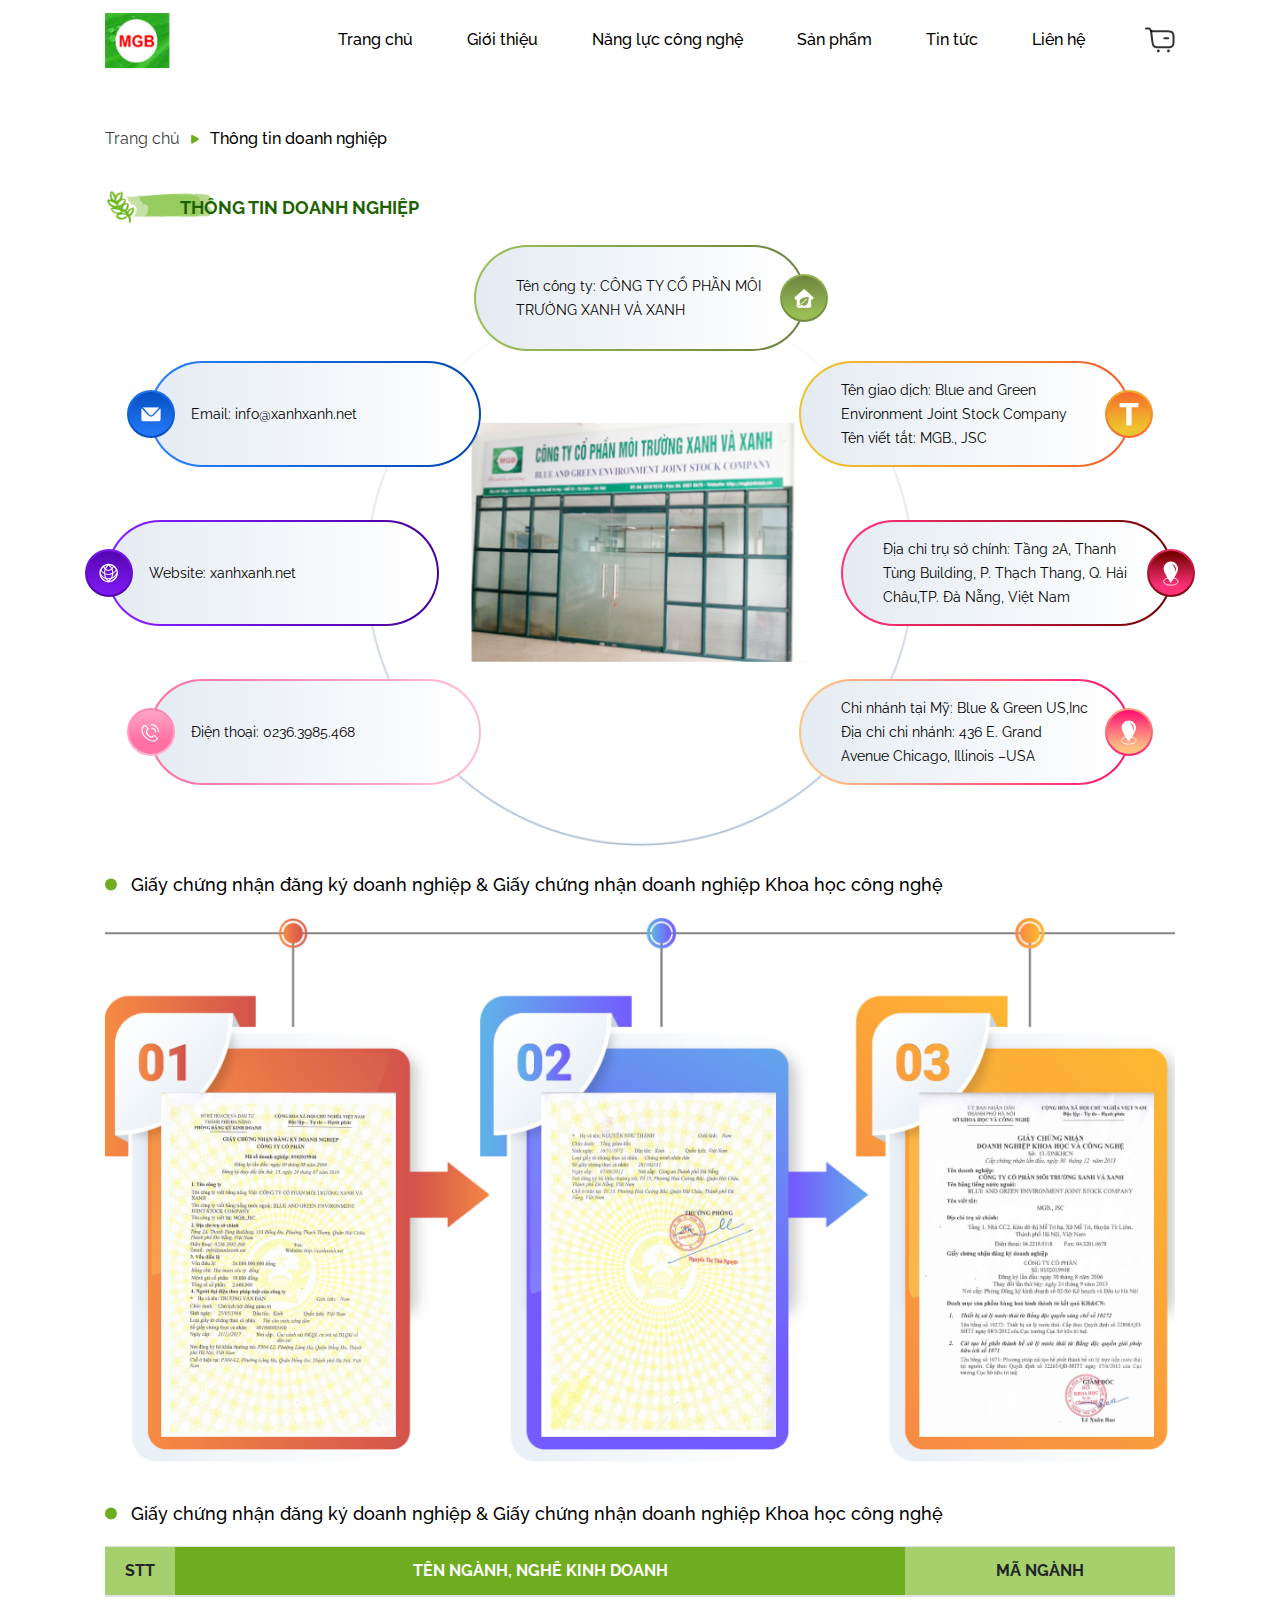
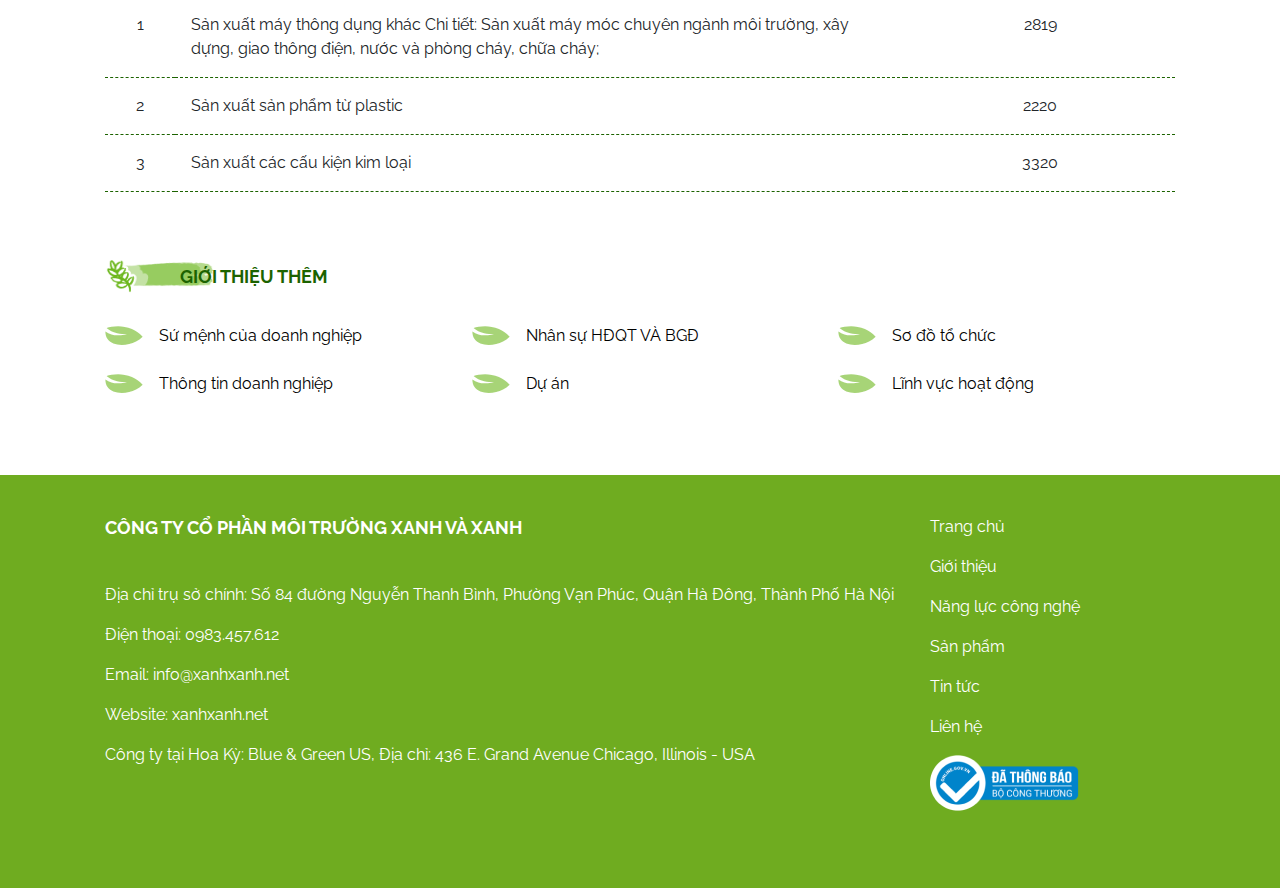
<file: introduce-4.html>
<!DOCTYPE html>
<html lang="en">
  <head>
    <meta charset="UTF-8" />
    <meta http-equiv="X-UA-Compatible" content="IE=edge" />
    <meta name="viewport" content="width=device-width, initial-scale=1.0" />
    <link
      rel="stylesheet"
      href="https://maxcdn.bootstrapcdn.com/bootstrap/4.5.2/css/bootstrap.min.css"
    />
    <script src="https://ajax.googleapis.com/ajax/libs/jquery/3.5.1/jquery.min.js"></script>
    <script src="https://cdnjs.cloudflare.com/ajax/libs/popper.js/1.16.0/umd/popper.min.js"></script>
    <script src="https://maxcdn.bootstrapcdn.com/bootstrap/4.5.2/js/bootstrap.min.js"></script>
    <title>Thông tin doanh nghiệp</title>
    <link rel="stylesheet" href="./static/css/main.css" />
    <link rel="stylesheet" href="./static/css/responsive.css" />
  </head>
  <body>
    <header>
      <div
        class="
          container-box
          custom-padding
          d-flex
          align-items-center
          justify-content-between
        "
      >
        <a href="./index.html" class="logo-page">
          <img src="./static/images/home/logo-page.png" alt="" />
        </a>
        <ul class="navigation d-flex align-items-center">
          <li><a href="./index.html">Trang chủ</a></li>
          <li><a href="./introduce.html">Giới thiệu</a></li>
          <li><a href="./capacity.html">Năng lực công nghệ</a></li>
          <li><a href="./products.html">Sản phẩm</a></li>
          <li><a href="./articles.html">Tin tức</a></li>
          <li><a href="./contact.html">Liên hệ</a></li>
          <li>
            <a href="./cart.html"
              ><img src="/static/images/home/cart.svg" alt=""
            /></a>
          </li>
        </ul>
        <img src="/static/images/home/nav-icon.svg" alt="" class="nav-icon" />
      </div>
    </header>

    <section
      class="bread-crumb container-box custom-padding d-flex align-items-center"
    >
      <a href="./index.html">Trang chủ</a
      ><img src="/static/images/bread-crumb/to-right.svg" alt="" />
      <span>Thông tin doanh nghiệp</span>
    </section>
    <section class="introduce-page company container-box">
      <div class="box-title-type-1 left custom-padding">
        <img src="/static/images/home/image-title.png" alt="" />
        <p class="title-type-1">Thông tin doanh nghiệp</p>
      </div>
      <div class="main-introduce diagram container-fluid">
        <img src="/static/images/introduce/company/image-part-1.png" alt="" />
        <img src="/static/images/introduce/company/circle-image.png" alt="" />
        <div class="row">
          <div class="diagram-item col-12 col-lg-4 offset-lg-4">
            <div class="box">
              <div class="box-item">
                <div class="box-icon">
                  <div class="icon">
                    <img
                      src="/static/images/introduce/company/home.svg"
                      alt=""
                    />
                  </div>
                </div>
                <div class="descriptions">
                  <p>Tên công ty: CÔNG TY CỔ PHẦN MÔI TRƯỜNG XANH VÀ XANH</p>
                </div>
              </div>
            </div>
          </div>
          <div class="diagram-item col-12 col-lg-4 offset-lg-1">
            <div class="box">
              <div class="box-item">
                <div class="box-icon">
                  <div class="icon">
                    <img
                      src="/static/images/introduce/company/email.svg"
                      alt=""
                    />
                  </div>
                </div>
                <div class="descriptions">
                  <p>Email: info@xanhxanh.net</p>
                </div>
              </div>
            </div>
          </div>
          <div class="diagram-item col-12 col-lg-4 offset-lg-2">
            <div class="box">
              <div class="box-item">
                <div class="box-icon">
                  <div class="icon">
                    <img src="/static/images/introduce/company/T.svg" alt="" />
                  </div>
                </div>
                <div class="descriptions">
                  <p>
                    Tên giao dịch: Blue and Green Environment Joint Stock
                    Company
                  </p>
                  <p>Tên viết tắt: MGB., JSC</p>
                </div>
              </div>
            </div>
          </div>
          <div class="diagram-item col-12 col-lg-4">
            <div class="box">
              <div class="box-item">
                <div class="box-icon">
                  <div class="icon">
                    <img
                      src="/static/images/introduce/company/website.svg"
                      alt=""
                    />
                  </div>
                </div>
                <div class="descriptions">
                  <p>Website: xanhxanh.net</p>
                </div>
              </div>
            </div>
          </div>
          <div class="diagram-item col-12 col-lg-4 offset-lg-4">
            <div class="box">
              <div class="box-item">
                <div class="box-icon">
                  <div class="icon">
                    <img
                      src="/static/images/introduce/company/address.svg"
                      alt=""
                    />
                  </div>
                </div>
                <div class="descriptions">
                  <p>
                    Địa chỉ trụ sở chính: Tầng 2A, Thanh Tùng Building, P. Thạch
                    Thang, Q. Hải Châu,TP. Đà Nẵng, Việt Nam
                  </p>
                </div>
              </div>
            </div>
          </div>
          <div class="diagram-item col-12 col-lg-4 offset-lg-1">
            <div class="box">
              <div class="box-item">
                <div class="box-icon">
                  <div class="icon">
                    <img
                      src="/static/images/introduce/company/phone.svg"
                      alt=""
                    />
                  </div>
                </div>
                <div class="descriptions">
                  <p>Điện thoại: 0236.3985.468</p>
                </div>
              </div>
            </div>
          </div>
          <div class="diagram-item col-12 col-lg-4 offset-lg-2">
            <div class="box">
              <div class="box-item">
                <div class="box-icon">
                  <div class="icon">
                    <img
                      src="/static/images/introduce/company/address.svg"
                      alt=""
                    />
                  </div>
                </div>
                <div class="descriptions">
                  <p>Chi nhánh tại Mỹ: Blue & Green US,Inc</p>
                  <p>
                    Địa chỉ chi nhánh: 436 E. Grand Avenue Chicago, Illinois
                    –USA
                  </p>
                </div>
              </div>
            </div>
          </div>
        </div>
      </div>
      <div class="main-introduce diagram two custom-padding">
        <div class="box-title d-flex align-items-start">
          <div>
            <img
              src="/static/images/introduce/field-of-actiity/circle.svg"
              alt=""
            />
          </div>
          <p>
            Giấy chứng nhận đăng ký doanh nghiệp & Giấy chứng nhận doanh nghiệp
            Khoa học công nghệ
          </p>
        </div>
        <div class="introduces container-fluid">
          <img src="/static/images/introduce/company/bg-part-2.png" alt="" />
          <div class="row">
            <div class="introduce col-4">
              <img src="/static/images/introduce/company/image-1.png" alt="" />
            </div>
            <div class="introduce col-4">
              <img src="/static/images/introduce/company/image-2.png" alt="" />
            </div>
            <div class="introduce col-4">
              <img src="/static/images/introduce/company/image-3.png" alt="" />
            </div>
          </div>
        </div>
      </div>
      <div class="main-introduce table custom-padding">
        <div class="box-title d-flex align-items-start">
          <div>
            <img
              src="/static/images/introduce/field-of-actiity/circle.svg"
              alt=""
            />
          </div>
          <p>
            Giấy chứng nhận đăng ký doanh nghiệp & Giấy chứng nhận doanh nghiệp
            Khoa học công nghệ
          </p>
        </div>
        <table>
          <thead>
            <tr>
              <th>STT</th>
              <th>TÊN NGÀNH, NGHÊ KINH DOANH</th>
              <th>MÃ NGÀNH</th>
            </tr>
          </thead>
          <tbody>
            <tr>
              <td>1</td>
              <td class="content">
                Sản xuất máy thông dụng khác Chi tiết: Sản xuất máy móc chuyên
                ngành môi trường, xây dựng, giao thông điện, nước và phòng cháy,
                chữa cháy;
              </td>
              <td>2819</td>
            </tr>
            <tr>
              <td>2</td>
              <td class="content">Sản xuất sản phẩm từ plastic</td>
              <td>2220</td>
            </tr>
            <tr>
              <td>3</td>
              <td class="content">Sản xuất các cấu kiện kim loại</td>
              <td>3320</td>
            </tr>
          </tbody>
        </table>
      </div>

      <div class="another-introduce">
        <div class="box-title-type-1 left">
          <img src="/static/images/home/image-title.png" alt="" />
          <p class="title-type-1">Giới thiệu thêm</p>
        </div>
        <div class="container-fluid">
          <div class="row">
            <div
              class="
                introduce-item
                d-flex
                align-items-center
                col-12 col-md-6 col-lg-4
              "
            >
              <img src="/static/images/introduce/leaves.svg" alt="" />
              <a href="./introduce.html">Sứ mệnh của doanh nghiệp</a>
            </div>
            <div
              class="
                introduce-item
                d-flex
                align-items-center
                col-12 col-md-6 col-lg-4
              "
            >
              <img src="/static/images/introduce/leaves.svg" alt="" />
              <a href="./introduce-2.html">Nhân sự HĐQT VÀ BGĐ</a>
            </div>
            <div
              class="
                introduce-item
                d-flex
                align-items-center
                col-12 col-md-6 col-lg-4
              "
            >
              <img src="/static/images/introduce/leaves.svg" alt="" />
              <a href="./introduce-3.html">Sơ đồ tổ chức</a>
            </div>
            <div
              class="
                introduce-item
                d-flex
                align-items-center
                col-12 col-md-6 col-lg-4
              "
            >
              <img src="/static/images/introduce/leaves.svg" alt="" />
              <a href="./introduce-4.html">Thông tin doanh nghiệp</a>
            </div>
            <div
              class="
                introduce-item
                d-flex
                align-items-center
                col-12 col-md-6 col-lg-4
              "
            >
              <img src="/static/images/introduce/leaves.svg" alt="" />
              <a href="./introduce-5.html">Dự án</a>
            </div>
            <div
              class="
                introduce-item
                d-flex
                align-items-center
                col-12 col-md-6 col-lg-4
              "
            >
              <img src="/static/images/introduce/leaves.svg" alt="" />
              <a href="./introduce-6.html">Lĩnh vực hoạt động</a>
            </div>
          </div>
        </div>
      </div>
    </section>
    <footer>
      <div class="container-box">
        <div class="container-fluid">
          <div class="row">
            <div class="company col-12 col-md-12 col-lg-9">
              <p class="title-type-1">
                CÔNG TY CỔ PHẦN MÔI TRƯỜNG XANH VÀ XANH
              </p>
              <p class="address">
                Địa chỉ trụ sở chính: Số 84 đường Nguyễn Thanh Bình, Phường Vạn
                Phúc, Quận Hà Đông, Thành Phố Hà Nội
              </p>
              <p class="phone">Điện thoại: 0983.457.612</p>
              <p class="email">Email: info@xanhxanh.net</p>
              <p class="website">Website: xanhxanh.net</p>
              <p class="another-address">
                Công ty tại Hoa Kỳ: Blue & Green US, Địa chỉ: 436 E. Grand
                Avenue Chicago, Illinois - USA
              </p>
            </div>
            <ul class="categories col-12 col-md-12 col-lg-3">
              <li><a href="./index.html">Trang chủ</a></li>
              <li><a href="./introduce.html">Giới thiệu</a></li>
              <li><a href="./capacity.html">Năng lực công nghệ</a></li>
              <li><a href="./products.html">Sản phẩm</a></li>
              <li><a href="./articles.html">Tin tức</a></li>
              <li><a href="./contact.html">Liên hệ</a></li>
              <li>
                <a href="./contact.html"
                  ><img src="/static/images/home/security-icon.png" alt=""
                /></a>
              </li>
            </ul>
          </div>
        </div>
      </div>
    </footer>
  </body>
</html>
</file>
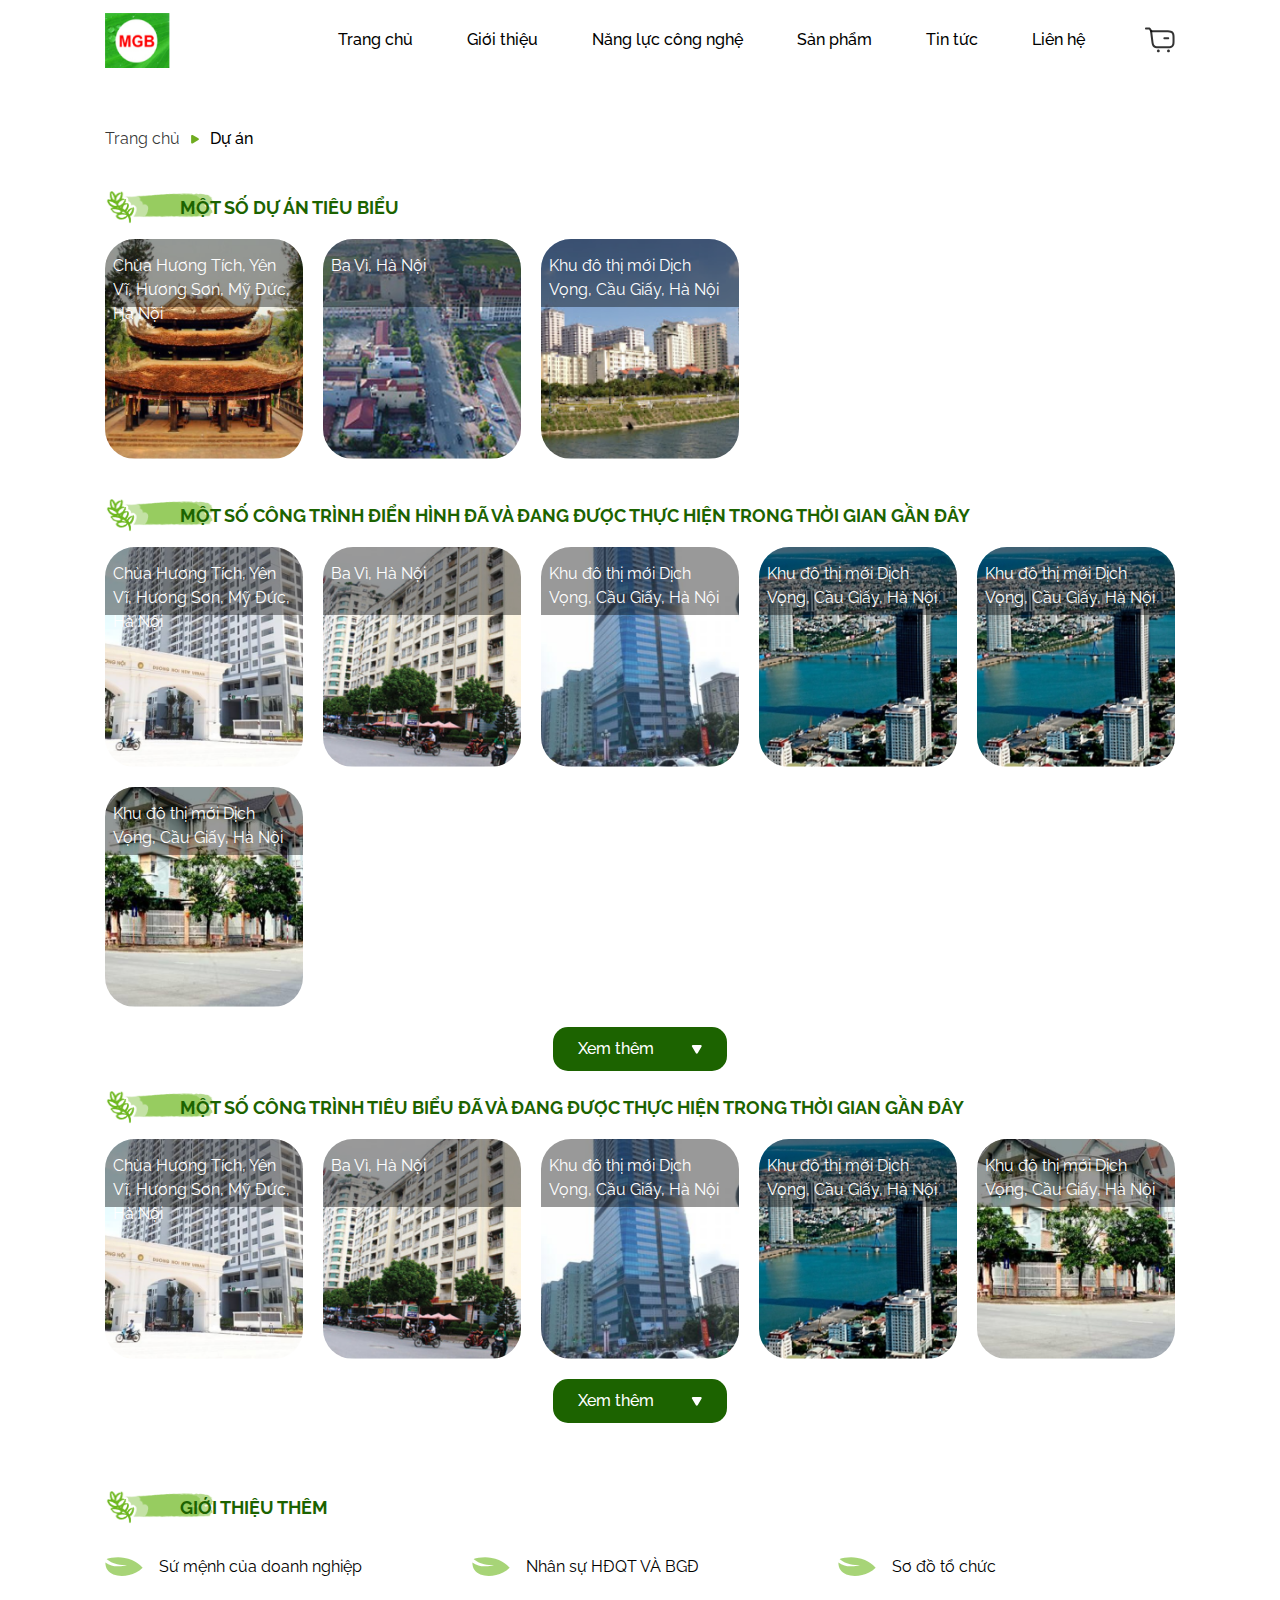
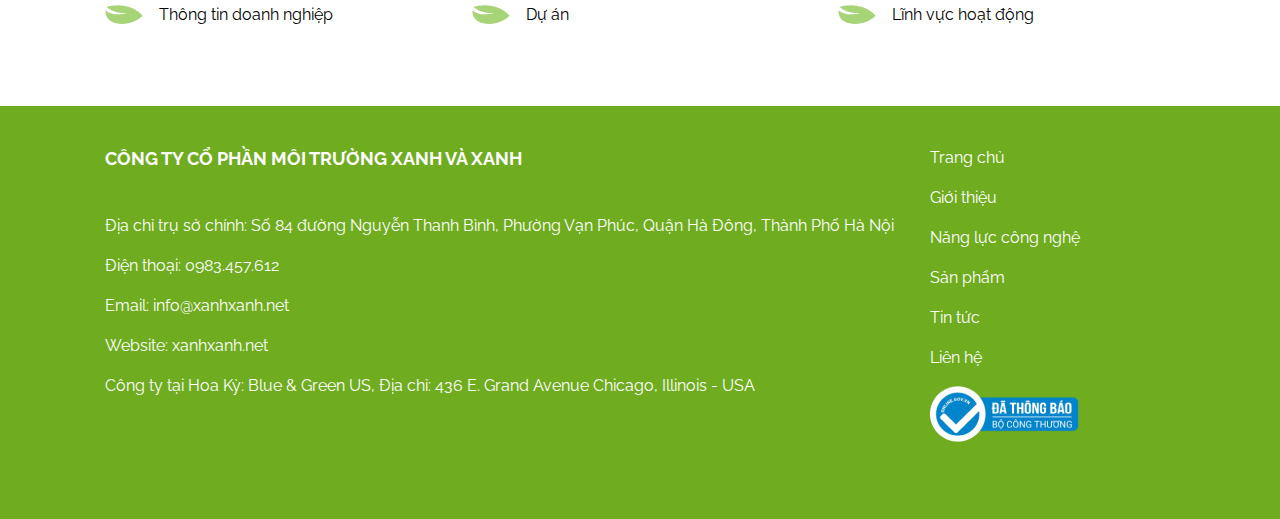
<file: introduce-5.html>
<!DOCTYPE html>
<html lang="en">
  <head>
    <meta charset="UTF-8" />
    <meta http-equiv="X-UA-Compatible" content="IE=edge" />
    <meta name="viewport" content="width=device-width, initial-scale=1.0" />
    <link
      rel="stylesheet"
      href="https://maxcdn.bootstrapcdn.com/bootstrap/4.5.2/css/bootstrap.min.css"
    />
    <script src="https://ajax.googleapis.com/ajax/libs/jquery/3.5.1/jquery.min.js"></script>
    <script src="https://cdnjs.cloudflare.com/ajax/libs/popper.js/1.16.0/umd/popper.min.js"></script>
    <script src="https://maxcdn.bootstrapcdn.com/bootstrap/4.5.2/js/bootstrap.min.js"></script>
    <title>Dự án</title>
    <link rel="stylesheet" href="./static/css/main.css" />
    <link rel="stylesheet" href="./static/css/responsive.css" />
  </head>
  <body>
    <header>
      <div
        class="
          container-box
          custom-padding
          d-flex
          align-items-center
          justify-content-between
        "
      >
        <a href="./index.html" class="logo-page">
          <img src="./static/images/home/logo-page.png" alt="" />
        </a>
        <ul class="navigation d-flex align-items-center">
          <li><a href="./index.html">Trang chủ</a></li>
          <li><a href="./introduce.html">Giới thiệu</a></li>
          <li><a href="./capacity.html">Năng lực công nghệ</a></li>
          <li><a href="./products.html">Sản phẩm</a></li>
          <li><a href="./articles.html">Tin tức</a></li>
          <li><a href="./contact.html">Liên hệ</a></li>
          <li>
            <a href="./cart.html"
              ><img src="/static/images/home/cart.svg" alt=""
            /></a>
          </li>
        </ul>
        <img src="/static/images/home/nav-icon.svg" alt="" class="nav-icon" />
      </div>
    </header>

    <section
      class="bread-crumb container-box custom-padding d-flex align-items-center"
    >
      <a href="./index.html">Trang chủ</a
      ><img src="/static/images/bread-crumb/to-right.svg" alt="" />
      <span>Dự án</span>
    </section>
    
    <section class="introduce-page project container-box">
      <div class="main-introduce representative">
        <div class="box-title-type-1 left custom-padding">
          <img src="/static/images/home/image-title.png" alt="" />
          <p class="title-type-1">Một số dự án tiêu biểu</p>
        </div>
        <div class="projects d-flex flex-wrap">
          <div class="project">
            <div class="image-box">
              <img
                src="/static/images/introduce/project/representative-1.png"
                alt=""
              />
              <div class="content">
                <a href='/projectDetails.html' class="project-name">
                  Chùa Hương Tích, Yên Vĩ, Hương Sơn, Mỹ Đức, Hà Nội
                </p>
              </div>
            </div>
          </div>
          <div class="project">
            <div class="image-box">
              <img
                src="/static/images/introduce/project/representative-2.png"
                alt=""
              />
              <div class="content">
                <a href='/projectDetails.html' class="project-name">Ba Vì, Hà Nội</p>
              </div>
            </div>
          </div>
          <div class="project">
            <div class="image-box">
              <img
                src="/static/images/introduce/project/representative-3.png"
                alt=""
              />
              <div class="content">
                <a href='/projectDetails.html' class="project-name">
                  Khu đô thị mới Dịch Vọng, Cầu Giấy, Hà Nội
                </p>
              </div>
            </div>
          </div>
        </div>
      </div>
      <div class="main-introduce unfinished-one">
        <div class="box-title-type-1 left custom-padding">
          <img src="/static/images/home/image-title.png" alt="" />
          <p class="title-type-1">
            Một số công trình điển hình đã và đang được thực hiện trong thời
            gian gần đây
          </p>
        </div>
        <div class="projects d-flex flex-wrap">
          <div class="project">
            <div class="image-box">
              <img
                src="/static/images/introduce/project/unfinished-1.png"
                alt=""
              />
              <div class="content">
                <a href='/projectDetails.html' class="project-name">
                  Chùa Hương Tích, Yên Vĩ, Hương Sơn, Mỹ Đức, Hà Nội
                </p>
              </div>
            </div>
          </div>
          <div class="project">
            <div class="image-box">
              <img
                src="/static/images/introduce/project/unfinished-2.png"
                alt=""
              />
              <div class="content">
                <a href='/projectDetails.html' class="project-name">Ba Vì, Hà Nội</p>
              </div>
            </div>
          </div>
          <div class="project">
            <div class="image-box">
              <img
                src="/static/images/introduce/project/unfinished-3.png"
                alt=""
              />
              <div class="content">
                <a href='/projectDetails.html' class="project-name">
                  Khu đô thị mới Dịch Vọng, Cầu Giấy, Hà Nội
                </p>
              </div>
            </div>
          </div>
          <div class="project">
            <div class="image-box">
              <img
                src="/static/images/introduce/project/unfinished-4.png"
                alt=""
              />
              <div class="content">
                <a href='/projectDetails.html' class="project-name">
                  Khu đô thị mới Dịch Vọng, Cầu Giấy, Hà Nội
                </p>
              </div>
            </div>
          </div>
          <div class="project">
            <div class="image-box">
              <img
                src="/static/images/introduce/project/unfinished-4.png"
                alt=""
              />
              <div class="content">
                <a href='/projectDetails.html' class="project-name">
                  Khu đô thị mới Dịch Vọng, Cầu Giấy, Hà Nội
                </p>
              </div>
            </div>
          </div>
          <div class="project">
            <div class="image-box">
              <img
                src="/static/images/introduce/project/unfinished-5.png"
                alt=""
              />
              <div class="content">
                <a href='/projectDetails.html' class="project-name">
                  Khu đô thị mới Dịch Vọng, Cầu Giấy, Hà Nội
                </p>
              </div>
            </div>
          </div>
        </div>
          <div class="button-green d-flex align-items-center justify-content-between">Xem thêm <img src="/static/images/introduce/project/to-bottom.svg" alt=""></div>
      </div>
      <div class="main-introduce unfinished-two">
        <div class="box-title-type-1 left custom-padding">
          <img src="/static/images/home/image-title.png" alt="" />
          <p class="title-type-1">
            Một số công trình tiêu biểu đã và đang được thực hiện trong thời
            gian gần đây
          </p>
        </div>
        <div class="projects d-flex flex-wrap">
          <div class="project">
            <div class="image-box">
              <img
                src="/static/images/introduce/project/unfinished-1.png"
                alt=""
              />
              <div class="content">
                <a href='/projectDetails.html' class="project-name">
                  Chùa Hương Tích, Yên Vĩ, Hương Sơn, Mỹ Đức, Hà Nội
                </p>
              </div>
            </div>
          </div>
          <div class="project">
            <div class="image-box">
              <img
                src="/static/images/introduce/project/unfinished-2.png"
                alt=""
              />
              <div class="content">
                <a href='/projectDetails.html' class="project-name">Ba Vì, Hà Nội</p>
              </div>
            </div>
          </div>
          <div class="project">
            <div class="image-box">
              <img
                src="/static/images/introduce/project/unfinished-3.png"
                alt=""
              />
              <div class="content">
                <a href='/projectDetails.html' class="project-name">
                  Khu đô thị mới Dịch Vọng, Cầu Giấy, Hà Nội
                </p>
              </div>
            </div>
          </div>
          <div class="project">
            <div class="image-box">
              <img
                src="/static/images/introduce/project/unfinished-4.png"
                alt=""
              />
              <div class="content">
                <a href='/projectDetails.html' class="project-name">
                  Khu đô thị mới Dịch Vọng, Cầu Giấy, Hà Nội
                </p>
              </div>
            </div>
          </div>
          <div class="project">
            <div class="image-box">
              <img
                src="/static/images/introduce/project/unfinished-5.png"
                alt=""
              />
              <div class="content">
                <a href='/projectDetails.html' class="project-name">
                  Khu đô thị mới Dịch Vọng, Cầu Giấy, Hà Nội
                </p>
              </div>
            </div>
          </div>
        </div>
        <div class="button-green d-flex align-items-center justify-content-between">Xem thêm <img src="/static/images/introduce/project/to-bottom.svg" alt=""></div>

      </div>

      <div class="another-introduce">
        <div class="box-title-type-1 left">
          <img src="/static/images/home/image-title.png" alt="" />
          <p class="title-type-1">Giới thiệu thêm</p>
        </div>
        <div class="container-fluid">
          <div class="row">
            <div
              class="
                introduce-item
                d-flex
                align-items-center
                col-12 col-md-6 col-lg-4
              "
            >
              <img src="/static/images/introduce/leaves.svg" alt="" />
              <a href="./introduce.html">Sứ mệnh của doanh nghiệp</a>
            </div>
            <div
              class="
                introduce-item
                d-flex
                align-items-center
                col-12 col-md-6 col-lg-4
              "
            >
              <img src="/static/images/introduce/leaves.svg" alt="" />
              <a href="./introduce-2.html">Nhân sự HĐQT VÀ BGĐ</a>
            </div>
            <div
              class="
                introduce-item
                d-flex
                align-items-center
                col-12 col-md-6 col-lg-4
              "
            >
              <img src="/static/images/introduce/leaves.svg" alt="" />
              <a href="./introduce-3.html">Sơ đồ tổ chức</a>
            </div>
            <div
              class="
                introduce-item
                d-flex
                align-items-center
                col-12 col-md-6 col-lg-4
              "
            >
              <img src="/static/images/introduce/leaves.svg" alt="" />
              <a href="./introduce-4.html">Thông tin doanh nghiệp</a>
            </div>
            <div
              class="
                introduce-item
                d-flex
                align-items-center
                col-12 col-md-6 col-lg-4
              "
            >
              <img src="/static/images/introduce/leaves.svg" alt="" />
              <a href="./introduce-5.html">Dự án</a>
            </div>
            <div
              class="
                introduce-item
                d-flex
                align-items-center
                col-12 col-md-6 col-lg-4
              "
            >
              <img src="/static/images/introduce/leaves.svg" alt="" />
              <a href="./introduce-6.html">Lĩnh vực hoạt động</a>
            </div>
          </div>
        </div>
      </div>
    </section>
    <footer>
      <div class="container-box">
        <div class="container-fluid">
          <div class="row">
            <div class="company col-12 col-md-12 col-lg-9">
              <p class="title-type-1">
                CÔNG TY CỔ PHẦN MÔI TRƯỜNG XANH VÀ XANH
              </p>
              <p class="address">
                Địa chỉ trụ sở chính: Số 84 đường Nguyễn Thanh Bình, Phường Vạn
                Phúc, Quận Hà Đông, Thành Phố Hà Nội
              </p>
              <p class="phone">Điện thoại: 0983.457.612</p>
              <p class="email">Email: info@xanhxanh.net</p>
              <p class="website">Website: xanhxanh.net</p>
              <p class="another-address">
                Công ty tại Hoa Kỳ: Blue & Green US, Địa chỉ: 436 E. Grand
                Avenue Chicago, Illinois - USA
              </p>
            </div>
            <ul class="categories col-12 col-md-12 col-lg-3">
              <li><a href="./index.html">Trang chủ</a></li>
              <li><a href="./introduce.html">Giới thiệu</a></li>
              <li><a href="./capacity.html">Năng lực công nghệ</a></li>
              <li><a href="./products.html">Sản phẩm</a></li>
              <li><a href="./articles.html">Tin tức</a></li>
              <li><a href="./contact.html">Liên hệ</a></li>
              <li>
                <a href="./contact.html"
                  ><img src="/static/images/home/security-icon.png" alt=""
                /></a>
              </li>
            </ul>
          </div>
        </div>
      </div>
    </footer>
  </body>
</html>
</file>
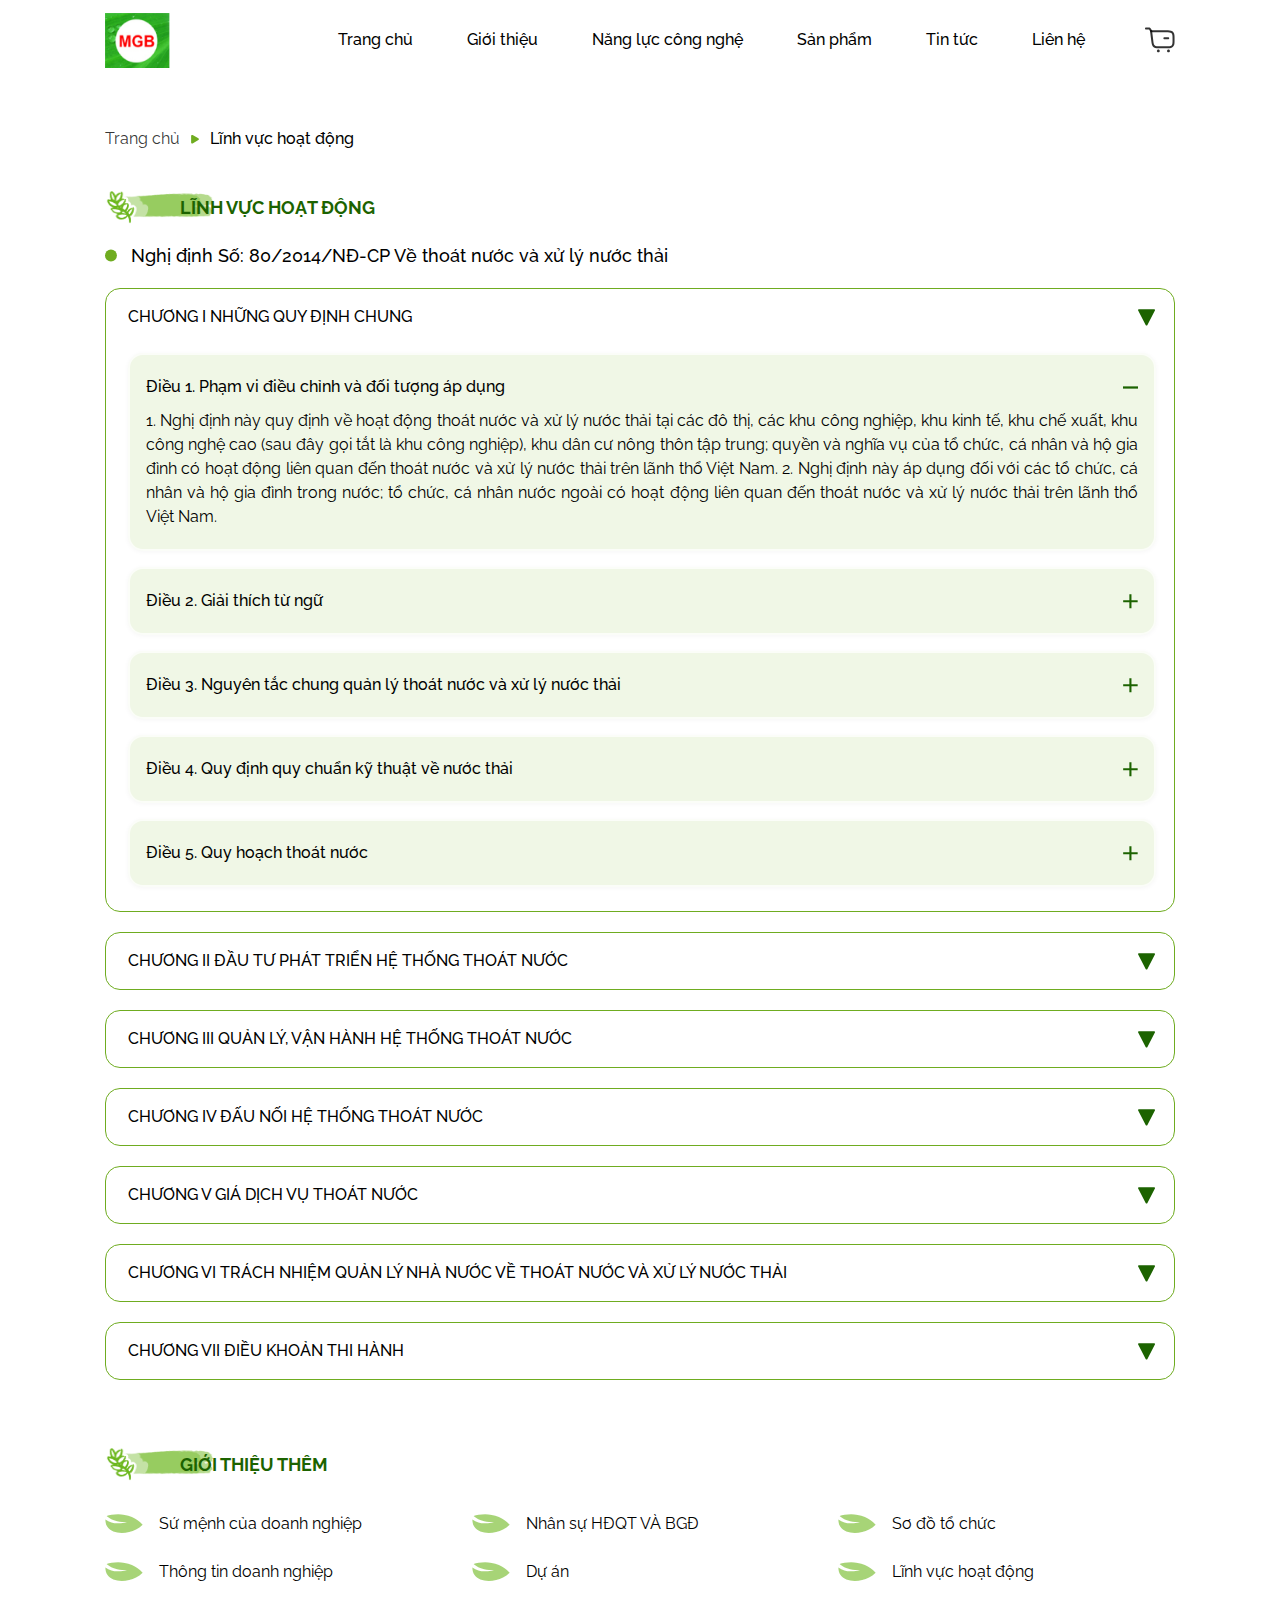
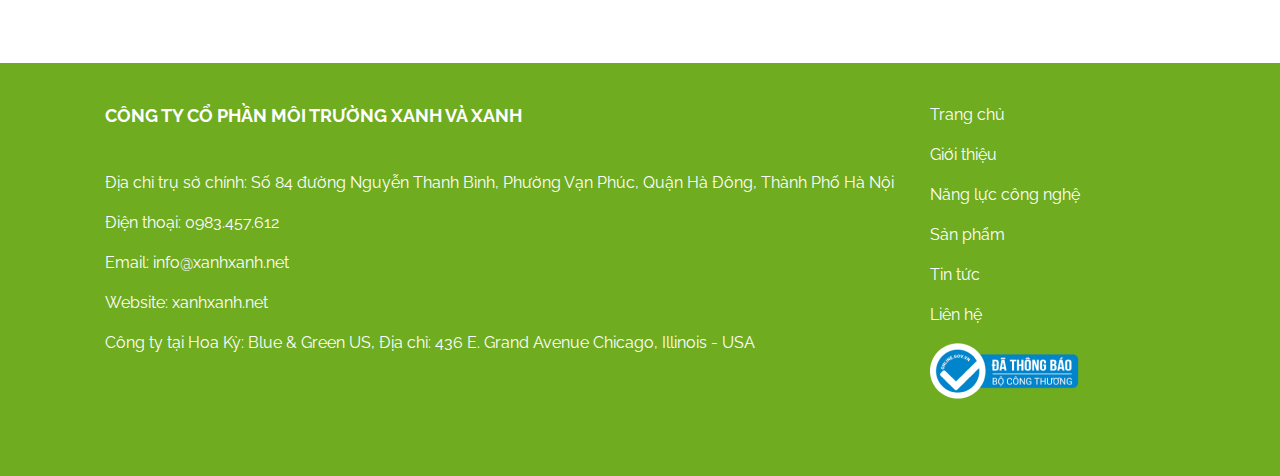
<file: introduce-6.html>
<!DOCTYPE html>
<html lang="en">
  <head>
    <meta charset="UTF-8" />
    <meta http-equiv="X-UA-Compatible" content="IE=edge" />
    <meta name="viewport" content="width=device-width, initial-scale=1.0" />
    <link
      rel="stylesheet"
      href="https://maxcdn.bootstrapcdn.com/bootstrap/4.5.2/css/bootstrap.min.css"
    />
    <script src="https://ajax.googleapis.com/ajax/libs/jquery/3.5.1/jquery.min.js"></script>
    <script src="https://cdnjs.cloudflare.com/ajax/libs/popper.js/1.16.0/umd/popper.min.js"></script>
    <script src="https://maxcdn.bootstrapcdn.com/bootstrap/4.5.2/js/bootstrap.min.js"></script>
    <title>Lĩnh vực hoạt động</title>
    <link rel="stylesheet" href="./static/css/main.css" />
    <link rel="stylesheet" href="./static/css/responsive.css" />
  </head>
  <body>
    <header>
      <div
        class="
          container-box
          custom-padding
          d-flex
          align-items-center
          justify-content-between
        "
      >
        <a href="./index.html" class="logo-page">
          <img src="./static/images/home/logo-page.png" alt="" />
        </a>
        <ul class="navigation d-flex align-items-center">
          <li><a href="./index.html">Trang chủ</a></li>
          <li><a href="./introduce.html">Giới thiệu</a></li>
          <li><a href="./capacity.html">Năng lực công nghệ</a></li>
          <li><a href="./products.html">Sản phẩm</a></li>
          <li><a href="./articles.html">Tin tức</a></li>
          <li><a href="./contact.html">Liên hệ</a></li>
          <li>
            <a href="./cart.html"
              ><img src="/static/images/home/cart.svg" alt=""
            /></a>
          </li>
        </ul>
        <img src="/static/images/home/nav-icon.svg" alt="" class="nav-icon" />
      </div>
    </header>

    <section
      class="bread-crumb container-box custom-padding d-flex align-items-center"
    >
      <a href="./index.html">Trang chủ</a
      ><img src="/static/images/bread-crumb/to-right.svg" alt="" />
      <span>Lĩnh vực hoạt động</span>
    </section>
    <section class="introduce-page field-of-activity container-box">
      <div class="main-introduce custom-padding">
        <div class="box-title-type-1 left">
          <img src="/static/images/home/image-title.png" alt="" />
          <p class="title-type-1">Lĩnh vực hoạt động</p>
        </div>
        <div class="box-title d-flex align-items-start">
          <div>
            <img
              src="/static/images/introduce/field-of-actiity/circle.svg"
              alt=""
            />
          </div>
          <p>Nghị định Số: 80/2014/NĐ-CP Về thoát nước và xử lý nước thải</p>
        </div>
        <ul class="list">
          <li class="active">
            <div
              class="header d-flex align-items-center justify-content-between"
            >
              <p>Chương I NHỮNG QUY ĐỊNH CHUNG</p>
              <img
                src="/static/images/introduce/field-of-actiity/to-bottom.svg"
                alt=""
              />
            </div>
            <ul class="list-child">
              <li class="active">
                <div
                  class="
                    header
                    d-flex
                    align-items-center
                    justify-content-between
                  "
                >
                  <p>Điều 1. Phạm vi điều chỉnh và đối tượng áp dụng</p>
                  <img
                    src="/static/images/introduce/field-of-actiity/decrement.svg"
                    alt=""
                  />
                </div>
                <div class="descriptions">
                  <p>
                    1. Nghị định này quy định về hoạt động thoát nước và xử lý
                    nước thải tại các đô thị, các khu công nghiệp, khu kinh tế,
                    khu chế xuất, khu công nghệ cao (sau đây gọi tắt là khu công
                    nghiệp), khu dân cư nông thôn tập trung; quyền và nghĩa vụ
                    của tổ chức, cá nhân và hộ gia đình có hoạt động liên quan
                    đến thoát nước và xử lý nước thải trên lãnh thổ Việt Nam. 2.
                    Nghị định này áp dụng đối với các tổ chức, cá nhân và hộ gia
                    đình trong nước; tổ chức, cá nhân nước ngoài có hoạt động
                    liên quan đến thoát nước và xử lý nước thải trên lãnh thổ
                    Việt Nam.
                  </p>
                </div>
              </li>
              <li>
                <div
                  class="
                    header
                    d-flex
                    align-items-center
                    justify-content-between
                  "
                >
                  <p>Điều 2. Giải thích từ ngữ</p>
                  <img
                    src="/static/images/introduce/field-of-actiity/increment.svg"
                    alt=""
                  />
                </div>
              </li>
              <li>
                <div
                  class="
                    header
                    d-flex
                    align-items-center
                    justify-content-between
                  "
                >
                  <p>
                    Điều 3. Nguyên tắc chung quản lý thoát nước và xử lý nước
                    thải
                  </p>
                  <img
                    src="/static/images/introduce/field-of-actiity/increment.svg"
                    alt=""
                  />
                </div>
              </li>
              <li>
                <div
                  class="
                    header
                    d-flex
                    align-items-center
                    justify-content-between
                  "
                >
                  <p>Điều 4. Quy định quy chuẩn kỹ thuật về nước thải</p>
                  <img
                    src="/static/images/introduce/field-of-actiity/increment.svg"
                    alt=""
                  />
                </div>
              </li>
              <li>
                <div
                  class="
                    header
                    d-flex
                    align-items-center
                    justify-content-between
                  "
                >
                  <p>Điều 5. Quy hoạch thoát nước</p>
                  <img
                    src="/static/images/introduce/field-of-actiity/increment.svg"
                    alt=""
                  />
                </div>
              </li>
            </ul>
          </li>
          <li>
            <div
              class="header d-flex align-items-center justify-content-between"
            >
              <p>Chương II ĐẦU TƯ PHÁT TRIỂN HỆ THỐNG THOÁT NƯỚC</p>
              <img
                src="/static/images/introduce/field-of-actiity/to-bottom.svg"
                alt=""
              />
            </div>
          </li>
          <li>
            <div
              class="header d-flex align-items-center justify-content-between"
            >
              <p>Chương III QUẢN LÝ, VẬN HÀNH HỆ THỐNG THOÁT NƯỚC</p>
              <img
                src="/static/images/introduce/field-of-actiity/to-bottom.svg"
                alt=""
              />
            </div>
          </li>
          <li>
            <div
              class="header d-flex align-items-center justify-content-between"
            >
              <p>Chương IV ĐẤU NỐI HỆ THỐNG THOÁT NƯỚC</p>
              <img
                src="/static/images/introduce/field-of-actiity/to-bottom.svg"
                alt=""
              />
            </div>
          </li>
          <li>
            <div
              class="header d-flex align-items-center justify-content-between"
            >
              <p>Chương V GIÁ DỊCH VỤ THOÁT NƯỚC</p>
              <img
                src="/static/images/introduce/field-of-actiity/to-bottom.svg"
                alt=""
              />
            </div>
          </li>
          <li>
            <div
              class="header d-flex align-items-center justify-content-between"
            >
              <p>
                Chương VI TRÁCH NHIỆM QUẢN LÝ NHÀ NƯỚC VỀ THOÁT NƯỚC VÀ XỬ LÝ
                NƯỚC THẢI
              </p>
              <img
                src="/static/images/introduce/field-of-actiity/to-bottom.svg"
                alt=""
              />
            </div>
          </li>
          <li>
            <div
              class="header d-flex align-items-center justify-content-between"
            >
              <p>Chương VII ĐIỀU KHOẢN THI HÀNH</p>
              <img
                src="/static/images/introduce/field-of-actiity/to-bottom.svg"
                alt=""
              />
            </div>
          </li>
        </ul>
      </div>
      <div class="another-introduce">
        <div class="box-title-type-1 left">
          <img src="/static/images/home/image-title.png" alt="" />
          <p class="title-type-1">Giới thiệu thêm</p>
        </div>
        <div class="container-fluid">
          <div class="row">
            <div
              class="
                introduce-item
                d-flex
                align-items-center
                col-12 col-md-6 col-lg-4
              "
            >
              <img src="/static/images/introduce/leaves.svg" alt="" />
              <a href="./introduce.html">Sứ mệnh của doanh nghiệp</a>
            </div>
            <div
              class="
                introduce-item
                d-flex
                align-items-center
                col-12 col-md-6 col-lg-4
              "
            >
              <img src="/static/images/introduce/leaves.svg" alt="" />
              <a href="./introduce-2.html">Nhân sự HĐQT VÀ BGĐ</a>
            </div>
            <div
              class="
                introduce-item
                d-flex
                align-items-center
                col-12 col-md-6 col-lg-4
              "
            >
              <img src="/static/images/introduce/leaves.svg" alt="" />
              <a href="./introduce-3.html">Sơ đồ tổ chức</a>
            </div>
            <div
              class="
                introduce-item
                d-flex
                align-items-center
                col-12 col-md-6 col-lg-4
              "
            >
              <img src="/static/images/introduce/leaves.svg" alt="" />
              <a href="./introduce-4.html">Thông tin doanh nghiệp</a>
            </div>
            <div
              class="
                introduce-item
                d-flex
                align-items-center
                col-12 col-md-6 col-lg-4
              "
            >
              <img src="/static/images/introduce/leaves.svg" alt="" />
              <a href="./introduce-5.html">Dự án</a>
            </div>
            <div
              class="
                introduce-item
                d-flex
                align-items-center
                col-12 col-md-6 col-lg-4
              "
            >
              <img src="/static/images/introduce/leaves.svg" alt="" />
              <a href="./introduce-6.html">Lĩnh vực hoạt động</a>
            </div>
          </div>
        </div>
      </div>
    </section>

    <footer>
      <div class="container-box">
        <div class="container-fluid">
          <div class="row">
            <div class="company col-12 col-md-12 col-lg-9">
              <p class="title-type-1">
                CÔNG TY CỔ PHẦN MÔI TRƯỜNG XANH VÀ XANH
              </p>
              <p class="address">
                Địa chỉ trụ sở chính: Số 84 đường Nguyễn Thanh Bình, Phường Vạn
                Phúc, Quận Hà Đông, Thành Phố Hà Nội
              </p>
              <p class="phone">Điện thoại: 0983.457.612</p>
              <p class="email">Email: info@xanhxanh.net</p>
              <p class="website">Website: xanhxanh.net</p>
              <p class="another-address">
                Công ty tại Hoa Kỳ: Blue & Green US, Địa chỉ: 436 E. Grand
                Avenue Chicago, Illinois - USA
              </p>
            </div>
            <ul class="categories col-12 col-md-12 col-lg-3">
              <li><a href="./index.html">Trang chủ</a></li>
              <li><a href="./introduce.html">Giới thiệu</a></li>
              <li><a href="./capacity.html">Năng lực công nghệ</a></li>
              <li><a href="./products.html">Sản phẩm</a></li>
              <li><a href="./articles.html">Tin tức</a></li>
              <li><a href="./contact.html">Liên hệ</a></li>
              <li>
                <a href="./contact.html"
                  ><img src="/static/images/home/security-icon.png" alt=""
                /></a>
              </li>
            </ul>
          </div>
        </div>
      </div>
    </footer>
  </body>
</html>
</file>
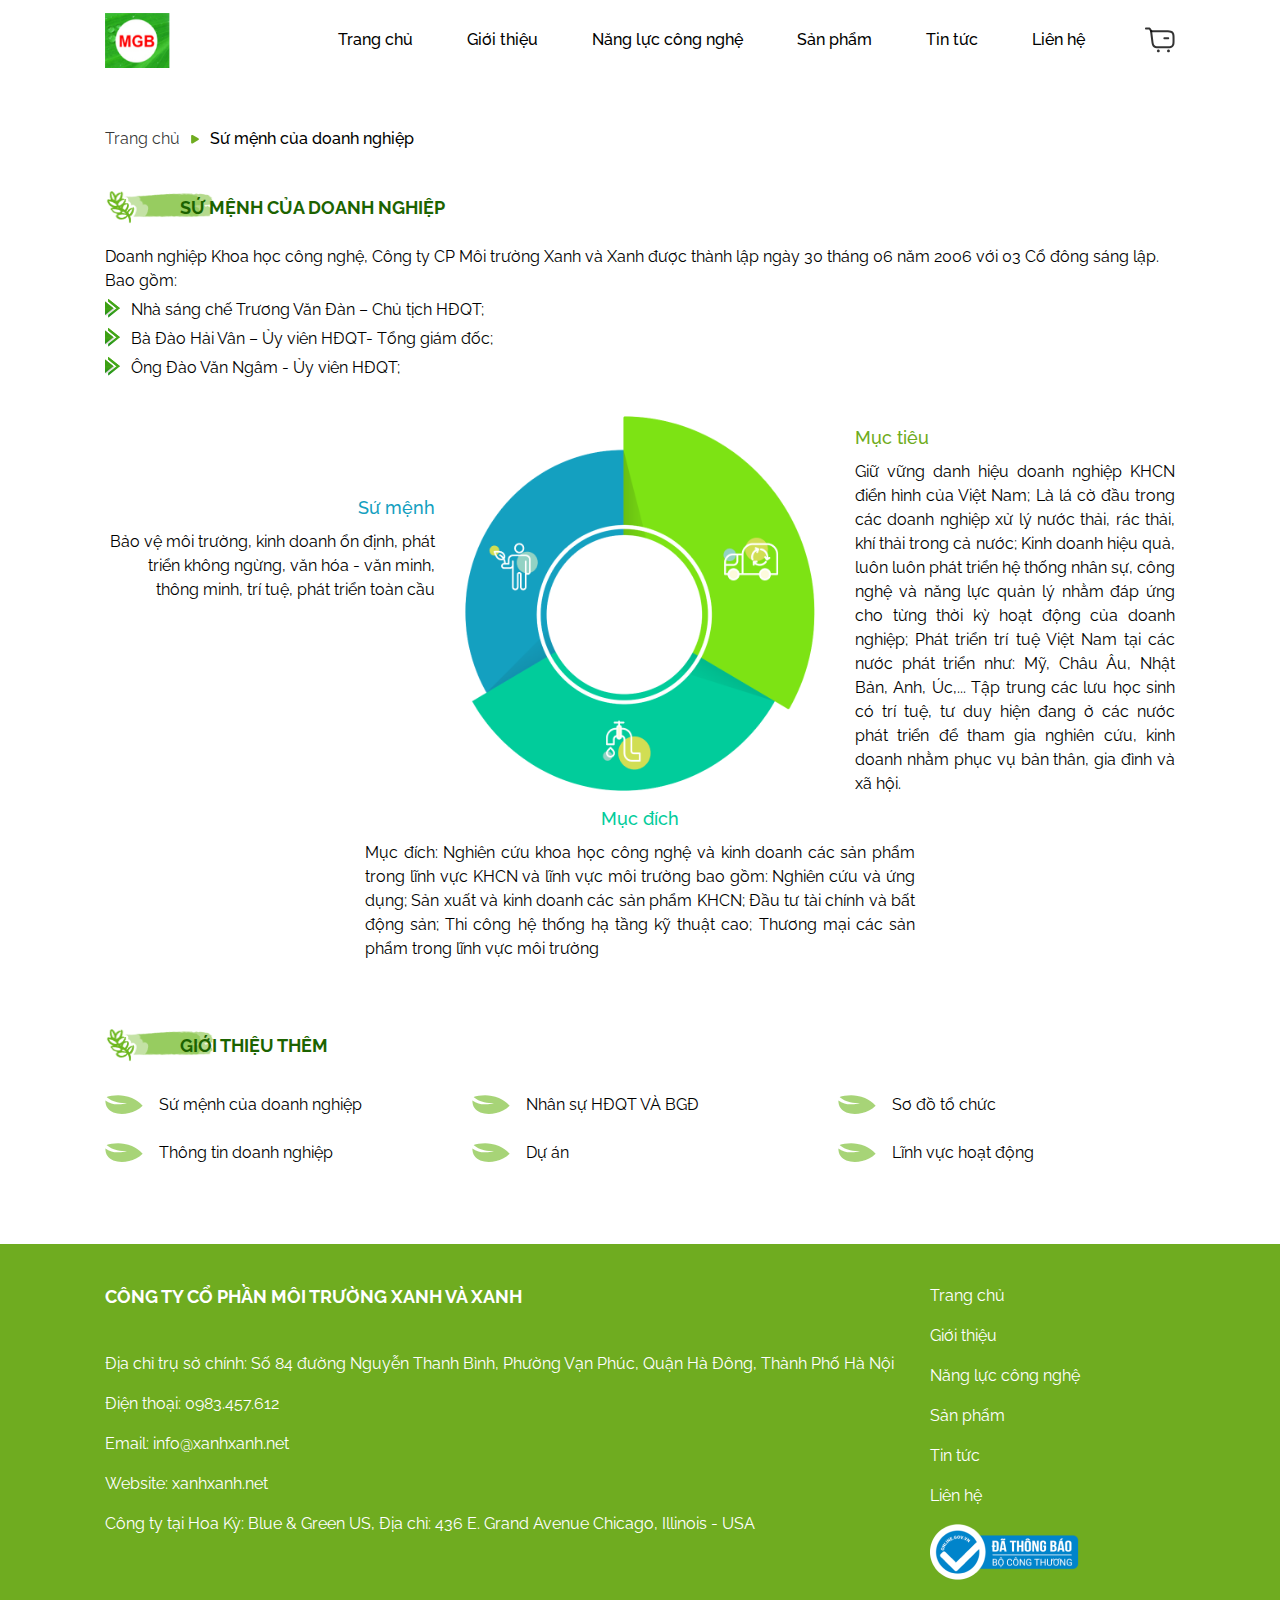
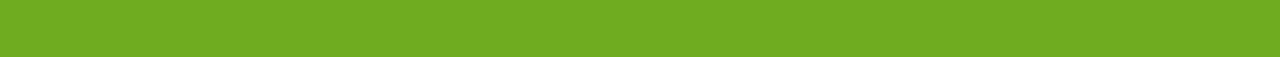
<file: introduce.html>
<!DOCTYPE html>
<html lang="en">
  <head>
    <meta charset="UTF-8" />
    <meta http-equiv="X-UA-Compatible" content="IE=edge" />
    <meta name="viewport" content="width=device-width, initial-scale=1.0" />
    <link
      rel="stylesheet"
      href="https://maxcdn.bootstrapcdn.com/bootstrap/4.5.2/css/bootstrap.min.css"
    />
    <script src="https://ajax.googleapis.com/ajax/libs/jquery/3.5.1/jquery.min.js"></script>
    <script src="https://cdnjs.cloudflare.com/ajax/libs/popper.js/1.16.0/umd/popper.min.js"></script>
    <script src="https://maxcdn.bootstrapcdn.com/bootstrap/4.5.2/js/bootstrap.min.js"></script>
    <title>Sứ mệnh của doanh nghiệp</title>
    <link rel="stylesheet" href="./static/css/main.css" />
    <link rel="stylesheet" href="./static/css/responsive.css" />
  </head>
  <body>
    <header>
      <div
        class="
          container-box
          custom-padding
          d-flex
          align-items-center
          justify-content-between
        "
      >
        <a href="./index.html" class="logo-page">
          <img src="./static/images/home/logo-page.png" alt="" />
        </a>
        <ul class="navigation d-flex align-items-center">
          <li><a href="./index.html">Trang chủ</a></li>
          <li><a href="./introduce.html">Giới thiệu</a></li>
          <li><a href="./capacity.html">Năng lực công nghệ</a></li>
          <li><a href="./products.html">Sản phẩm</a></li>
          <li><a href="./articles.html">Tin tức</a></li>
          <li><a href="./contact.html">Liên hệ</a></li>
          <li>
            <a href="./cart.html"
              ><img src="/static/images/home/cart.svg" alt=""
            /></a>
          </li>
        </ul>
        <img src="/static/images/home/nav-icon.svg" alt="" class="nav-icon" />
      </div>
    </header>

    <section
      class="bread-crumb container-box custom-padding d-flex align-items-center"
    >
      <a href="./index.html">Trang chủ</a
      ><img src="/static/images/bread-crumb/to-right.svg" alt="" />
      <span>Sứ mệnh của doanh nghiệp</span>
    </section>

    <section class="introduce-page mission container-box">
      <div class="main-introduce custom-padding">
        <div class="box-title-type-1 left">
          <img src="/static/images/home/image-title.png" alt="" />
          <p class="title-type-1">Sứ mệnh của doanh nghiệp</p>
        </div>
        <p class="short-introduce">
          Doanh nghiệp Khoa học công nghệ, Công ty CP Môi trường Xanh và Xanh
          được thành lập ngày 30 tháng 06 năm 2006 với 03 Cổ đông sáng lập. Bao
          gồm:
        </p>
        <ul class="list">
          <li class="d-flex align-items-start">
            <img src="/static/images/introduce/mission/to-right.svg" alt="" />
            <p>Nhà sáng chế Trương Văn Đàn – Chủ tịch HĐQT;</p>
          </li>
          <li class="d-flex align-items-start">
            <img src="/static/images/introduce/mission/to-right.svg" alt="" />
            <p>Bà Đào Hải Vân – Ủy viên HĐQT- Tổng giám đốc;</p>
          </li>
          <li class="d-flex align-items-start">
            <img src="/static/images/introduce/mission/to-right.svg" alt="" />
            <p>Ông Đào Văn Ngâm - Ủy viên HĐQT;</p>
          </li>
        </ul>
        <div class="introduces">
          <img src="/static/images/introduce/mission/main-image.png" alt="" />
          <div class="introduce">
            <div class="content">
              <p class="introduce-title">Sứ mệnh</p>
              <img
                src="/static/images/introduce/mission/su-menh-icon.svg"
                alt=""
                class="icon"
              />
              <div class="descriptions">
                <p>
                  Bảo vệ môi trường, kinh doanh ổn định, phát triển không ngừng,
                  văn hóa - văn minh, thông minh, trí tuệ, phát triển toàn cầu
                </p>
              </div>
            </div>
          </div>
          <div class="introduce">
            <div class="content">
              <p class="introduce-title">Mục tiêu</p>
              <img
                src="/static/images/introduce/mission/muc-tieu-icon.svg"
                alt=""
                class="icon"
              />
              <div class="descriptions">
                <p>
                  Giữ vững danh hiệu doanh nghiệp KHCN điển hình của Việt Nam;
                  Là lá cờ đầu trong các doanh nghiệp xử lý nước thải, rác thải,
                  khí thải trong cả nước; Kinh doanh hiệu quả, luôn luôn phát
                  triển hệ thống nhân sự, công nghệ và năng lực quản lý nhằm đáp
                  ứng cho từng thời kỳ hoạt động của doanh nghiệp; Phát triển
                  trí tuệ Việt Nam tại các nước phát triển như: Mỹ, Châu Âu,
                  Nhật Bản, Anh, Úc,... Tập trung các lưu học sinh có trí tuệ,
                  tư duy hiện đang ở các nước phát triển để tham gia nghiên cứu,
                  kinh doanh nhằm phục vụ bản thân, gia đình và xã hội.
                </p>
              </div>
            </div>
          </div>
          <div class="introduce">
            <div class="content">
              <p class="introduce-title">Mục đích</p>
              <img
                src="/static/images/introduce/mission/muc-dich-icon.svg"
                alt=""
                class="icon"
              />
              <div class="descriptions">
                <p>
                  Mục đích: Nghiên cứu khoa học công nghệ và kinh doanh các sản
                  phẩm trong lĩnh vực KHCN và lĩnh vực môi trường bao gồm:
                  Nghiên cứu và ứng dụng; Sản xuất và kinh doanh các sản phẩm
                  KHCN; Đầu tư tài chính và bất động sản; Thi công hệ thống hạ
                  tầng kỹ thuật cao; Thương mại các sản phẩm trong lĩnh vực môi
                  trường
                </p>
              </div>
            </div>
          </div>
          <div class="descriptions res">
            <p>
              Giữ vững danh hiệu doanh nghiệp KHCN điển hình của Việt Nam; Là lá
              cờ đầu trong các doanh nghiệp xử lý nước thải, rác thải, khí thải
              trong cả nước; Kinh doanh hiệu quả, luôn luôn phát triển hệ thống
              nhân sự, công nghệ và năng lực quản lý nhằm đáp ứng cho từng thời
              kỳ hoạt động của doanh nghiệp; Phát triển trí tuệ Việt Nam tại các
              nước phát triển như: Mỹ, Châu Âu, Nhật Bản, Anh, Úc,... Tập trung
              các lưu học sinh có trí tuệ, tư duy hiện đang ở các nước phát
              triển để tham gia nghiên cứu, kinh doanh nhằm phục vụ bản thân,
              gia đình và xã hội.
            </p>
          </div>
        </div>
      </div>
      <div class="another-introduce">
        <div class="box-title-type-1 left">
          <img src="/static/images/home/image-title.png" alt="" />
          <p class="title-type-1">Giới thiệu thêm</p>
        </div>
        <div class="container-fluid">
          <div class="row">
            <div
              class="
                introduce-item
                d-flex
                align-items-center
                col-12 col-md-6 col-lg-4
              "
            >
              <img src="/static/images/introduce/leaves.svg" alt="" />
              <a href="./introduce.html">Sứ mệnh của doanh nghiệp</a>
            </div>
            <div
              class="
                introduce-item
                d-flex
                align-items-center
                col-12 col-md-6 col-lg-4
              "
            >
              <img src="/static/images/introduce/leaves.svg" alt="" />
              <a href="./introduce-2.html">Nhân sự HĐQT VÀ BGĐ</a>
            </div>
            <div
              class="
                introduce-item
                d-flex
                align-items-center
                col-12 col-md-6 col-lg-4
              "
            >
              <img src="/static/images/introduce/leaves.svg" alt="" />
              <a href="./introduce-3.html">Sơ đồ tổ chức</a>
            </div>
            <div
              class="
                introduce-item
                d-flex
                align-items-center
                col-12 col-md-6 col-lg-4
              "
            >
              <img src="/static/images/introduce/leaves.svg" alt="" />
              <a href="./introduce-4.html">Thông tin doanh nghiệp</a>
            </div>
            <div
              class="
                introduce-item
                d-flex
                align-items-center
                col-12 col-md-6 col-lg-4
              "
            >
              <img src="/static/images/introduce/leaves.svg" alt="" />
              <a href="./introduce-5.html">Dự án</a>
            </div>
            <div
              class="
                introduce-item
                d-flex
                align-items-center
                col-12 col-md-6 col-lg-4
              "
            >
              <img src="/static/images/introduce/leaves.svg" alt="" />
              <a href="./introduce-6.html">Lĩnh vực hoạt động</a>
            </div>
          </div>
        </div>
      </div>
    </section>

    <footer>
      <div class="container-box">
        <div class="container-fluid">
          <div class="row">
            <div class="company col-12 col-md-12 col-lg-9">
              <p class="title-type-1">
                CÔNG TY CỔ PHẦN MÔI TRƯỜNG XANH VÀ XANH
              </p>
              <p class="address">
                Địa chỉ trụ sở chính: Số 84 đường Nguyễn Thanh Bình, Phường Vạn
                Phúc, Quận Hà Đông, Thành Phố Hà Nội
              </p>
              <p class="phone">Điện thoại: 0983.457.612</p>
              <p class="email">Email: info@xanhxanh.net</p>
              <p class="website">Website: xanhxanh.net</p>
              <p class="another-address">
                Công ty tại Hoa Kỳ: Blue & Green US, Địa chỉ: 436 E. Grand
                Avenue Chicago, Illinois - USA
              </p>
            </div>
            <ul class="categories col-12 col-md-12 col-lg-3">
              <li><a href="./index.html">Trang chủ</a></li>
              <li><a href="./introduce.html">Giới thiệu</a></li>
              <li><a href="./capacity.html">Năng lực công nghệ</a></li>
              <li><a href="./products.html">Sản phẩm</a></li>
              <li><a href="./articles.html">Tin tức</a></li>
              <li><a href="./contact.html">Liên hệ</a></li>
              <li>
                <a href="./contact.html"
                  ><img src="/static/images/home/security-icon.png" alt=""
                /></a>
              </li>
            </ul>
          </div>
        </div>
      </div>
    </footer>
  </body>
</html>
</file>
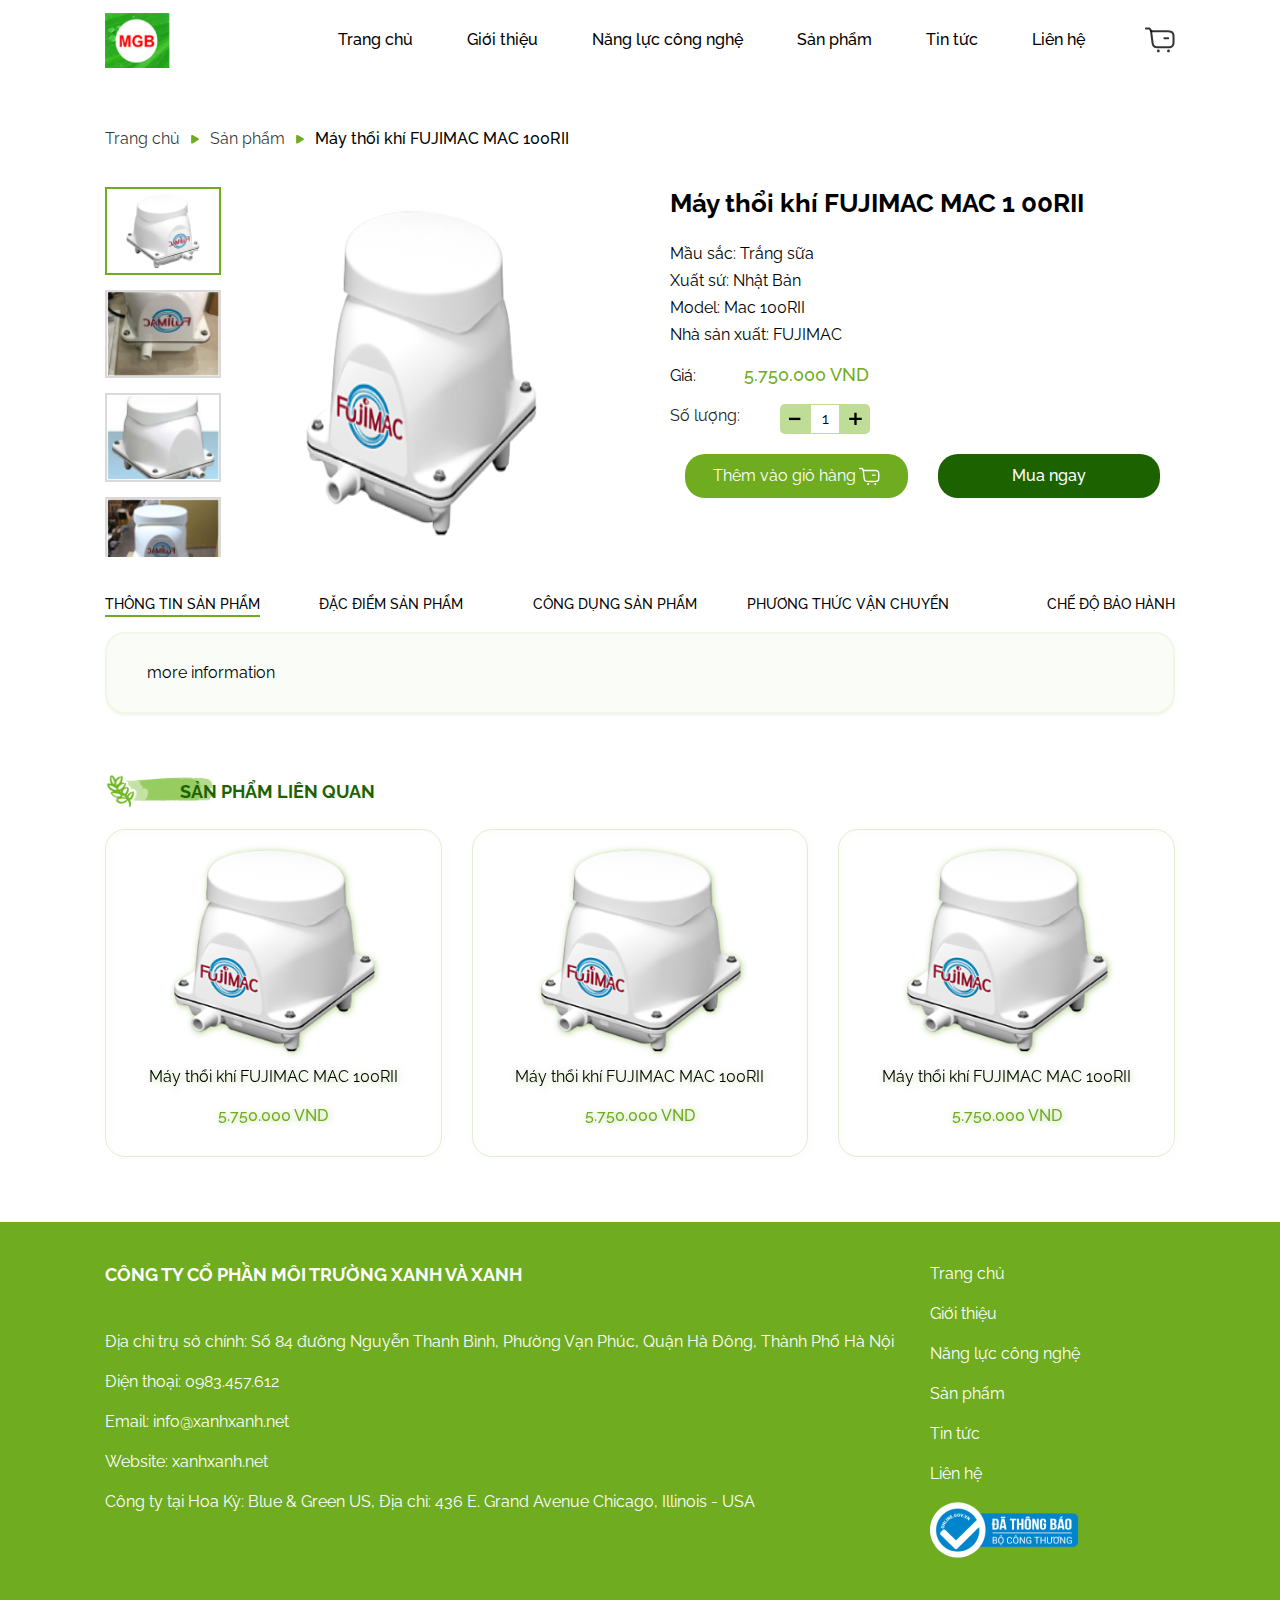
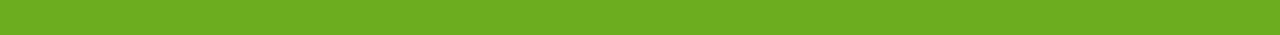
<file: productDetails.html>
<!DOCTYPE html>
<html lang="en">
  <head>
    <meta charset="UTF-8" />
    <meta http-equiv="X-UA-Compatible" content="IE=edge" />
    <meta name="viewport" content="width=device-width, initial-scale=1.0" />
    <link
      rel="stylesheet"
      href="https://maxcdn.bootstrapcdn.com/bootstrap/4.5.2/css/bootstrap.min.css"
    />
    <script src="https://ajax.googleapis.com/ajax/libs/jquery/3.5.1/jquery.min.js"></script>
    <script src="https://cdnjs.cloudflare.com/ajax/libs/popper.js/1.16.0/umd/popper.min.js"></script>
    <script src="https://maxcdn.bootstrapcdn.com/bootstrap/4.5.2/js/bootstrap.min.js"></script>
    <title>Chi tiết sản phẩm</title>
    <link rel="stylesheet" href="./static/css/main.css" />
    <link rel="stylesheet" href="./static/css/responsive.css" />
  </head>
  <body>
    <header>
      <div
        class="
          container-box
          custom-padding
          d-flex
          align-items-center
          justify-content-between
        "
      >
        <a href="./index.html" class="logo-page">
          <img src="./static/images/home/logo-page.png" alt="" />
        </a>
        <ul class="navigation d-flex align-items-center">
          <li><a href="./index.html">Trang chủ</a></li>
          <li><a href="./introduce.html">Giới thiệu</a></li>
          <li><a href="./capacity.html">Năng lực công nghệ</a></li>
          <li><a href="./products.html">Sản phẩm</a></li>
          <li><a href="./articles.html">Tin tức</a></li>
          <li><a href="./contact.html">Liên hệ</a></li>
          <li>
            <a href="./cart.html"
              ><img src="/static/images/home/cart.svg" alt=""
            /></a>
          </li>
        </ul>
        <img src="/static/images/home/nav-icon.svg" alt="" class="nav-icon" />
      </div>
    </header>

    <section
      class="bread-crumb container-box custom-padding d-flex align-items-center"
    >
      <a href="./index.html">Trang chủ</a
      ><img src="/static/images/bread-crumb/to-right.svg" alt="" />
      <a href="./products.html">Sản phẩm</a>
      <img src="/static/images/bread-crumb/to-right.svg" alt="" />
      <span>Máy thổi khí FUJIMAC MAC 100RII</span>
    </section>
    <section class="product-details container-box">
      <div class="details">
        <div class="container-fluid">
          <div class="row">
            <div class="left-side col-12 col-lg-6">
              <div class="container-fluid">
                <div class="row">
                  <div class="col-3 col-lg-3 image-slider">
                    <img
                      src="/static/images/product-details/product-1.png"
                      alt=""
                      class="active"
                    />
                    <img
                      src="/static/images/product-details/product-2.png"
                      alt=""
                    /><img
                      src="/static/images/product-details/product-3.png"
                      alt=""
                    /><img
                      src="/static/images/product-details/product-4.png"
                      alt=""
                    />
                  </div>
                  <div class="col-12 col-lg-9 main-image">
                    <img src="/static/images/home/product-1.png" alt="" />
                  </div>
                </div>
              </div>
            </div>
            <div class="right-side col-12 col-lg-6">
              <p class="product-name">Máy thổi khí FUJIMAC MAC 1 00RII</p>
              <p class="color">Mầu sắc: Trắng sữa</p>
              <p class="origin">Xuất sứ: Nhật Bản</p>
              <p class="model">Model: Mac 100RII</p>
              <p class="producer">Nhà sản xuất: FUJIMAC</p>
              <p class="price">Giá: <span>5.750.000 VND</span></p>
              <div class="amount d-flex">
                Số lượng:
                <div class="box d-flex align-items-center">
                  <div
                    class="
                      decrement
                      d-flex
                      align-items-center
                      justify-content-center
                    "
                  >
                    <img
                      src="/static/images/product-details/decrement.svg"
                      alt=""
                    />
                  </div>
                  <p class="d-flex align-items-center justify-content-center">
                    1
                  </p>
                  <div
                    class="
                      increment
                      d-flex
                      align-items-center
                      justify-content-center
                    "
                  >
                    <img
                      src="/static/images/product-details/increment.svg"
                      alt=""
                    />
                  </div>
                </div>
              </div>
              <div class="container">
                <div class="row">
                  <div class="col-12 col-md-6">
                    <div
                      class="
                        buy
                        d-flex
                        align-items-center
                        justify-content-between
                      "
                    >
                      Thêm vào giỏ hàng
                      <img src="/static/images/product/cart.svg" alt="" />
                    </div>
                  </div>
                  <div class="col-12 col-md-6">
                    <div
                      class="
                        button-green
                        d-flex
                        align-items-center
                        justify-content-center
                      "
                    >
                      Mua ngay
                    </div>
                  </div>
                </div>
              </div>
            </div>
          </div>
        </div>
      </div>
      <div class="more-information custom-padding">
        <div class="categories">
          <div>
            <div class="category active"><span>Thông tin sản phẩm</span></div>
            <div class="category"><span>Đặc điểm sản phẩm</span></div>
            <div class="category"><span>Công dụng sản phẩm</span></div>
            <div class="category"><span>Phương thức vận chuyển</span></div>
            <div class="category"><span>Chế độ bảo hành</span></div>
          </div>
        </div>
        <div class="box"><p>more information</p></div>
      </div>
      <div class="buy-success">
        <div class="image-box">
          <img src="/static/images/product/check.svg" alt="" />
        </div>
        <p>Sản phẩm đã được thêm vào giỏ hàng</p>
      </div>
      <div class="related-products">
        <div class="box-title-type-1 left custom-padding">
          <img src="/static/images/home/image-title.png" alt="" />
          <p class="title-type-1">Sản phẩm liên quan</p>
        </div>
        <div class="products container-fluid">
          <div class="row">
            <div class="product col-12 col-md-6 col-lg-4">
              <div class="box">
                <div class="image-box">
                  <img src="/static/images/home/product-1.png" alt="" />
                </div>
                <div class="content">
                  <a href="./productDetails.html" class="product-name"
                    >Máy thổi khí FUJIMAC MAC 100RII</a
                  >
                  <div class="price">5.750.000 VND</div>
                </div>
              </div>
            </div>
            <div class="product col-12 col-md-6 col-lg-4">
              <div class="box">
                <div class="image-box">
                  <img src="/static/images/home/product-1.png" alt="" />
                </div>
                <div class="content">
                  <a href="./productDetails.html" class="product-name"
                    >Máy thổi khí FUJIMAC MAC 100RII</a
                  >
                  <div class="price">5.750.000 VND</div>
                </div>
              </div>
            </div>
            <div class="product col-12 col-md-6 col-lg-4">
              <div class="box">
                <div class="image-box">
                  <img src="/static/images/home/product-1.png" alt="" />
                </div>
                <div class="content">
                  <a href="./productDetails.html" class="product-name"
                    >Máy thổi khí FUJIMAC MAC 100RII</a
                  >
                  <div class="price">5.750.000 VND</div>
                </div>
              </div>
            </div>
          </div>
        </div>
      </div>
    </section>

    <footer>
      <div class="container-box">
        <div class="container-fluid">
          <div class="row">
            <div class="company col-12 col-md-12 col-lg-9">
              <p class="title-type-1">
                CÔNG TY CỔ PHẦN MÔI TRƯỜNG XANH VÀ XANH
              </p>
              <p class="address">
                Địa chỉ trụ sở chính: Số 84 đường Nguyễn Thanh Bình, Phường Vạn
                Phúc, Quận Hà Đông, Thành Phố Hà Nội
              </p>
              <p class="phone">Điện thoại: 0983.457.612</p>
              <p class="email">Email: info@xanhxanh.net</p>
              <p class="website">Website: xanhxanh.net</p>
              <p class="another-address">
                Công ty tại Hoa Kỳ: Blue & Green US, Địa chỉ: 436 E. Grand
                Avenue Chicago, Illinois - USA
              </p>
            </div>
            <ul class="categories col-12 col-md-12 col-lg-3">
              <li><a href="./index.html">Trang chủ</a></li>
              <li><a href="./introduce.html">Giới thiệu</a></li>
              <li><a href="./capacity.html">Năng lực công nghệ</a></li>
              <li><a href="./products.html">Sản phẩm</a></li>
              <li><a href="./articles.html">Tin tức</a></li>
              <li><a href="./contact.html">Liên hệ</a></li>
              <li>
                <a href="./contact.html"
                  ><img src="/static/images/home/security-icon.png" alt=""
                /></a>
              </li>
            </ul>
          </div>
        </div>
      </div>
    </footer>
  </body>
</html>
</file>
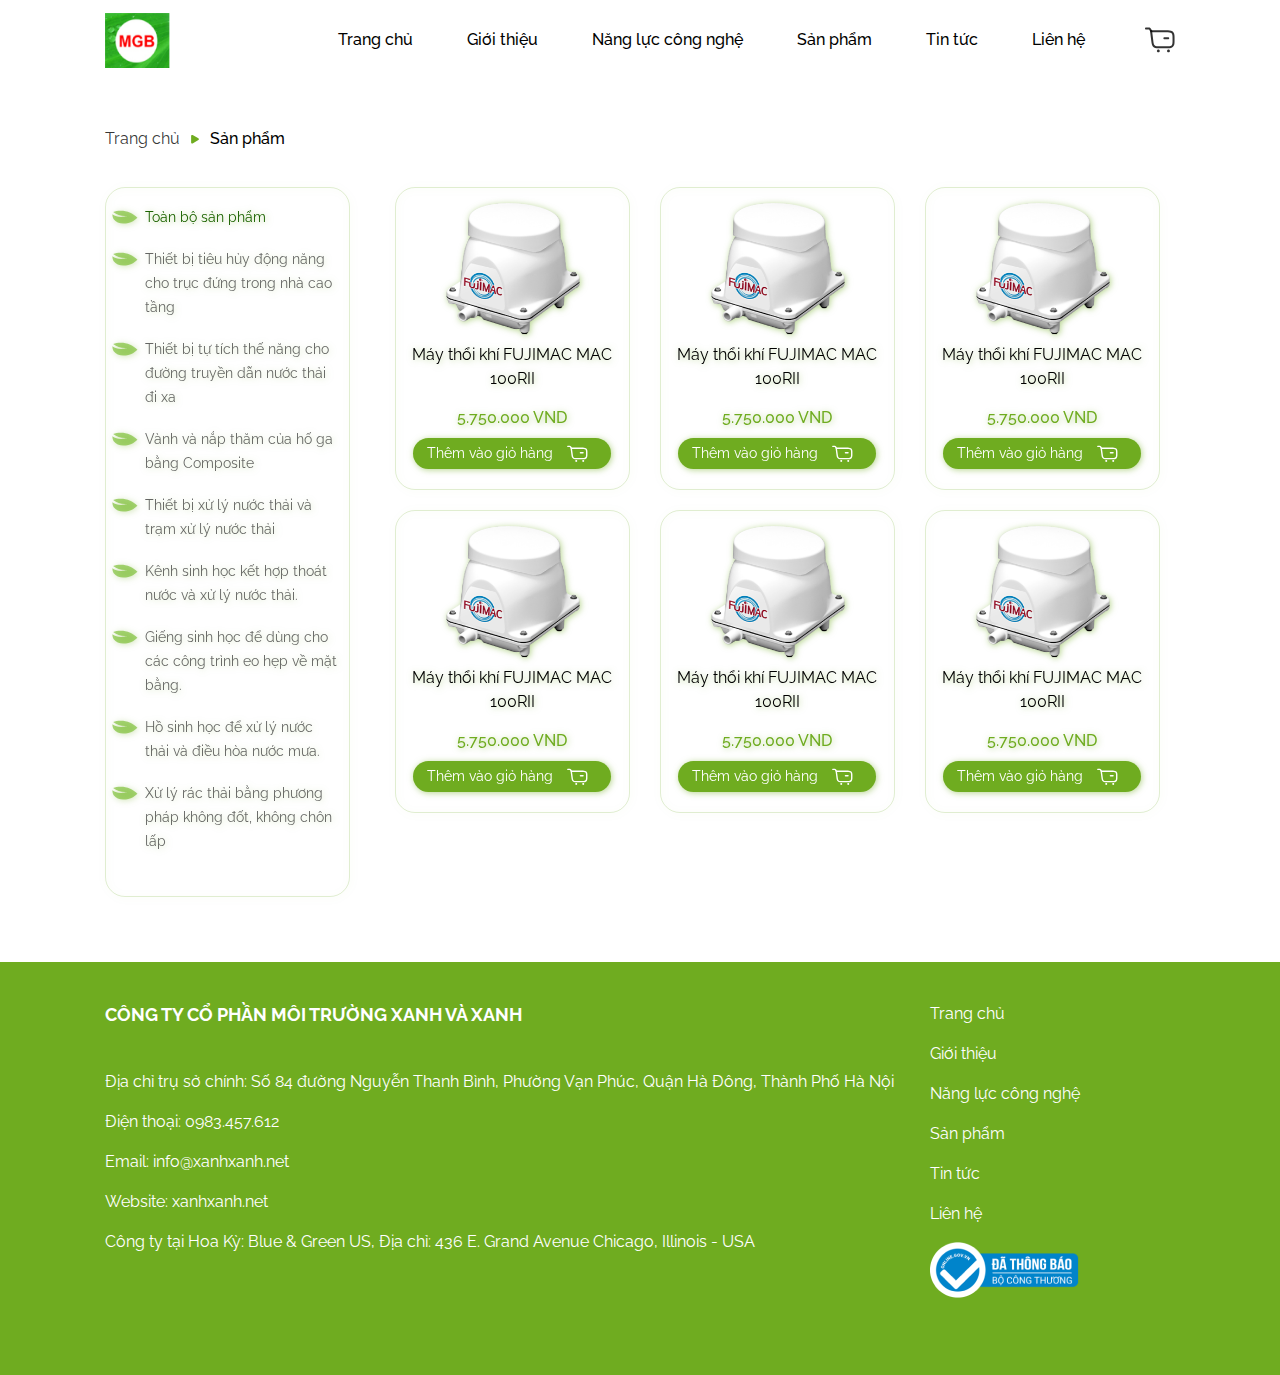
<file: products.html>
<!DOCTYPE html>
<html lang="en">
  <head>
    <meta charset="UTF-8" />
    <meta http-equiv="X-UA-Compatible" content="IE=edge" />
    <meta name="viewport" content="width=device-width, initial-scale=1.0" />
    <link
      rel="stylesheet"
      href="https://maxcdn.bootstrapcdn.com/bootstrap/4.5.2/css/bootstrap.min.css"
    />
    <script src="https://ajax.googleapis.com/ajax/libs/jquery/3.5.1/jquery.min.js"></script>
    <script src="https://cdnjs.cloudflare.com/ajax/libs/popper.js/1.16.0/umd/popper.min.js"></script>
    <script src="https://maxcdn.bootstrapcdn.com/bootstrap/4.5.2/js/bootstrap.min.js"></script>
    <title>Sản phẩm</title>
    <link rel="stylesheet" href="./static/css/main.css" />
    <link rel="stylesheet" href="./static/css/responsive.css" />
  </head>
  <body>
    <header>
      <div
        class="
          container-box
          custom-padding
          d-flex
          align-items-center
          justify-content-between
        "
      >
        <a href="./index.html" class="logo-page">
          <img src="./static/images/home/logo-page.png" alt="" />
        </a>
        <ul class="navigation d-flex align-items-center">
          <li><a href="./index.html">Trang chủ</a></li>
          <li><a href="./introduce.html">Giới thiệu</a></li>
          <li><a href="./capacity.html">Năng lực công nghệ</a></li>
          <li><a href="./products.html">Sản phẩm</a></li>
          <li><a href="./articles.html">Tin tức</a></li>
          <li><a href="./contact.html">Liên hệ</a></li>
          <li>
            <a href="./cart.html"
              ><img src="/static/images/home/cart.svg" alt=""
            /></a>
          </li>
        </ul>
        <img src="/static/images/home/nav-icon.svg" alt="" class="nav-icon" />
      </div>
    </header>

    <section
      class="bread-crumb container-box custom-padding d-flex align-items-center"
    >
      <a href="./index.html">Trang chủ</a
      ><img src="/static/images/bread-crumb/to-right.svg" alt="" />
      <span>Sản phẩm</span>
    </section>

    <section class="products-page container-box">
      <div class="container-fluid">
        <div class="row">
          <ul class="categories col-12 col-lg-3">
            <div class="box">
              <li class="d-flex active">
                <img src="./static/images/product/leaves.svg" alt="" />
                <p>Toàn bộ sản phẩm</p>
              </li>
              <li class="d-flex">
                <img src="./static/images/product/leaves.svg" alt="" />
                <p>
                  Thiết bị tiêu hủy động năng cho trục đứng trong nhà cao tầng
                </p>
              </li>
              <li class="d-flex">
                <img src="./static/images/product/leaves.svg" alt="" />
                <p>
                  Thiết bị tự tích thế năng cho đường truyền dẫn nước thải đi xa
                </p>
              </li>
              <li class="d-flex">
                <img src="./static/images/product/leaves.svg" alt="" />
                <p>Vành và nắp thăm của hố ga bằng Composite</p>
              </li>
              <li class="d-flex">
                <img src="./static/images/product/leaves.svg" alt="" />
                <p>Thiết bị xử lý nước thải và trạm xử lý nước thải</p>
              </li>
              <li class="d-flex">
                <img src="./static/images/product/leaves.svg" alt="" />
                <p>Kênh sinh học kết hợp thoát nước và xử lý nước thải.</p>
              </li>
              <li class="d-flex">
                <img src="./static/images/product/leaves.svg" alt="" />
                <p>
                  Giếng sinh học để dùng cho các công trình eo hẹp về mặt bằng.
                </p>
              </li>
              <li class="d-flex">
                <img src="./static/images/product/leaves.svg" alt="" />
                <p>Hồ sinh học để xử lý nước thải và điều hòa nước mưa.</p>
              </li>
              <li class="d-flex">
                <img src="./static/images/product/leaves.svg" alt="" />
                <p>Xử lý rác thải bằng phương pháp không đốt, không chôn lấp</p>
              </li>
            </div>
          </ul>
          <div class="products col-12 col-lg-9">
            <div class="container-fluid">
              <div class="row">
                <div class="product col-6 col-md-6 col-xl-4">
                  <div class="box">
                    <div class="image-box">
                      <img src="/static/images/home/product-1.png" alt="" />
                    </div>
                    <div class="content">
                      <a href="./productDetails.html" class="product-name"
                        >Máy thổi khí FUJIMAC MAC 100RII</a
                      >
                      <div class="price">5.750.000 VND</div>
                      <div class="add-to-cart d-flex align-items-center">
                        Thêm vào giỏ hàng
                        <img src="/static/images/product/cart.svg" alt="" />
                      </div>
                    </div>
                  </div>
                </div>
                <div class="product col-6 col-md-6 col-xl-4">
                  <div class="box">
                    <div class="image-box">
                      <img src="/static/images/home/product-1.png" alt="" />
                    </div>
                    <div class="content">
                      <a href="./productDetails.html" class="product-name"
                        >Máy thổi khí FUJIMAC MAC 100RII</a
                      >
                      <div class="price">5.750.000 VND</div>
                      <div class="add-to-cart d-flex align-items-center">
                        Thêm vào giỏ hàng
                        <img src="/static/images/product/cart.svg" alt="" />
                      </div>
                    </div>
                  </div>
                </div>
                <div class="product col-6 col-md-6 col-xl-4">
                  <div class="box">
                    <div class="image-box">
                      <img src="/static/images/home/product-1.png" alt="" />
                    </div>
                    <div class="content">
                      <a href="./productDetails.html" class="product-name"
                        >Máy thổi khí FUJIMAC MAC 100RII</a
                      >
                      <div class="price">5.750.000 VND</div>
                      <div class="add-to-cart d-flex align-items-center">
                        Thêm vào giỏ hàng
                        <img src="/static/images/product/cart.svg" alt="" />
                      </div>
                    </div>
                  </div>
                </div>
                <div class="product col-6 col-md-6 col-xl-4">
                  <div class="box">
                    <div class="image-box">
                      <img src="/static/images/home/product-1.png" alt="" />
                    </div>
                    <div class="content">
                      <a href="./productDetails.html" class="product-name"
                        >Máy thổi khí FUJIMAC MAC 100RII</a
                      >
                      <div class="price">5.750.000 VND</div>
                      <div class="add-to-cart d-flex align-items-center">
                        Thêm vào giỏ hàng
                        <img src="/static/images/product/cart.svg" alt="" />
                      </div>
                    </div>
                  </div>
                </div>
                <div class="product col-6 col-md-6 col-xl-4">
                  <div class="box">
                    <div class="image-box">
                      <img src="/static/images/home/product-1.png" alt="" />
                    </div>
                    <div class="content">
                      <a href="./productDetails.html" class="product-name"
                        >Máy thổi khí FUJIMAC MAC 100RII</a
                      >
                      <div class="price">5.750.000 VND</div>
                      <div class="add-to-cart d-flex align-items-center">
                        Thêm vào giỏ hàng
                        <img src="/static/images/product/cart.svg" alt="" />
                      </div>
                    </div>
                  </div>
                </div>
                <div class="product col-6 col-md-6 col-xl-4">
                  <div class="box">
                    <div class="image-box">
                      <img src="/static/images/home/product-1.png" alt="" />
                    </div>
                    <div class="content">
                      <a href="./productDetails.html" class="product-name"
                        >Máy thổi khí FUJIMAC MAC 100RII</a
                      >
                      <div class="price">5.750.000 VND</div>
                      <div class="add-to-cart d-flex align-items-center">
                        Thêm vào giỏ hàng
                        <img src="/static/images/product/cart.svg" alt="" />
                      </div>
                    </div>
                  </div>
                </div>
              </div>
            </div>
          </div>
        </div>
      </div>
    </section>

    <footer>
      <div class="container-box">
        <div class="container-fluid">
          <div class="row">
            <div class="company col-12 col-md-12 col-lg-9">
              <p class="title-type-1">
                CÔNG TY CỔ PHẦN MÔI TRƯỜNG XANH VÀ XANH
              </p>
              <p class="address">
                Địa chỉ trụ sở chính: Số 84 đường Nguyễn Thanh Bình, Phường Vạn
                Phúc, Quận Hà Đông, Thành Phố Hà Nội
              </p>
              <p class="phone">Điện thoại: 0983.457.612</p>
              <p class="email">Email: info@xanhxanh.net</p>
              <p class="website">Website: xanhxanh.net</p>
              <p class="another-address">
                Công ty tại Hoa Kỳ: Blue & Green US, Địa chỉ: 436 E. Grand
                Avenue Chicago, Illinois - USA
              </p>
            </div>
            <ul class="categories col-12 col-md-12 col-lg-3">
              <li><a href="./index.html">Trang chủ</a></li>
              <li><a href="./introduce.html">Giới thiệu</a></li>
              <li><a href="./capacity.html">Năng lực công nghệ</a></li>
              <li><a href="./products.html">Sản phẩm</a></li>
              <li><a href="./articles.html">Tin tức</a></li>
              <li><a href="./contact.html">Liên hệ</a></li>
              <li>
                <a href="./contact.html"
                  ><img src="/static/images/home/security-icon.png" alt=""
                /></a>
              </li>
            </ul>
          </div>
        </div>
      </div>
    </footer>
  </body>
</html>
</file>
<file: static/css/main.css>
@import url("https://fonts.googleapis.com/css2?family=Raleway:ital,wght@0,400;0,500;0,600;0,700;1,400;1,500;1,600;1,700&display=swap");
* {
  margin: 0;
  padding: 0;
  box-sizing: border-box;
}

body {
  font-family: "Raleway" !important;
  width: 100%;
  overflow-x: hidden !important;
}

*::-webkit-scrollbar {
  /* WebKit */
  -webkit-box-shadow: inset 0 0 6px rgba(0, 0, 0, 0.3);
  width: 5px;
  height: 100%;
}

*::-webkit-scrollbar-thumb {
  background: #6fac20;
  border-radius: 3px;
  -webkit-border-radius: 3px;
  -moz-border-radius: 3px;
  -ms-border-radius: 3px;
  -o-border-radius: 3px;
}

p,
pre,
a,
span {
  font-family: "Raleway" !important;
  font-size: 16px;
  line-height: 24px;
  font-weight: 400;
  color: #000;
  margin-bottom: 0px !important;
}

a:hover {
  color: #6fac20;
  text-decoration: none;
}

ul,
li {
  margin-bottom: 0px !important;
}

.title-type-1 {
  color: #1c6300;
  text-transform: uppercase;
  font-weight: 700;
  font-size: 22px;
  line-height: 26px;
}

.title-type-2 {
  font-weight: 500;
  font-size: 20px;
  text-align: center;
}

.short-description {
  overflow: hidden;
}

.box-title-type-1 {
  position: relative;
  display: flex;
  align-items: center;
  justify-content: center;
  width: 100%;
}
.box-title-type-1 img {
  width: 110px;
  height: 42px;
}
.box-title-type-1 .title-type-1 {
  position: relative;
  left: -35px;
}

.box-title-type-1.left {
  justify-content: flex-start;
}

.box-title {
  margin-top: 16px;
  margin-bottom: 19px;
}
.box-title > div {
  position: relative;
  top: -2px;
  margin-right: 14px;
}
.box-title p {
  font-size: 18px;
  font-weight: 500;
  line-height: 21px;
}

.product-name {
  overflow: hidden;
  min-height: 24px;
  max-height: 48px;
  text-decoration: none;
  display: inline-block;
  width: 100%;
  text-align: center;
}

.price {
  color: #6fac20;
  font-size: 16px;
  font-weight: 500;
  text-align: center;
}

.article-title {
  overflow: hidden;
  height: 48px;
  font-size: 18px;
  font-weight: 500;
  text-align: justify;
  text-decoration: none;
  display: inline-block;
}

.container-box {
  width: 1200px;
  margin: 0 auto;
  height: 100%;
}

.custom-padding {
  padding: 0px 15px;
}

.button-green {
  width: 174px;
  height: 44px;
  color: #fff;
  background: #1c6300;
  border-radius: 20px;
  position: relative;
  left: 50%;
  transform: translateX(-50%);
  outline: none;
  border: none;
  cursor: pointer;
  font-weight: 500;
}

.buy-success {
  background: #6fac20;
  padding: 20px 40px;
  position: fixed;
  top: 30%;
  left: -100%;
  transform: translateX(-50%);
  border-radius: 20px;
  z-index: 900;
  transition: all ease 0.5s;
}
.buy-success .image-box {
  position: relative;
  left: 50%;
  transform: translateX(-50%);
  width: 60px;
  height: 60px;
  border-radius: 50%;
  background: #fff;
  display: flex;
  align-items: center;
  justify-content: center;
}
.buy-success .image-box img {
  width: 30px;
  height: 30px;
}
.buy-success p {
  margin-top: 16px;
  color: #fff;
  font-weight: 500;
}

.buy-success.active {
  left: 50%;
}

.amount {
  margin-top: 16px;
}
.amount .box {
  margin-left: 40px;
}
.amount .box .increment,
.amount .box .decrement {
  width: 30px;
  height: 30px;
  background: #c0dd98;
  cursor: pointer;
}
.amount .box .decrement {
  border-radius: 5px 0px 0px 5px;
}
.amount .box .increment {
  border-radius: 0px 5px 5px 0px;
}
.amount .box p {
  width: 30px;
  height: 30px;
  border: 1px #c0dd98 solid;
}

.descriptions {
  display: flex;
  flex-direction: column;
  align-items: center;
}
.descriptions p,
.descriptions pre,
.descriptions h1,
.descriptions h2,
.descriptions h3,
.descriptions h4,
.descriptions h5,
.descriptions h6,
.descriptions strong {
  width: 100%;
  text-align: justify;
  line-height: 24px;
}
.descriptions li {
  display: inline-block;
  width: 100%;
}
.descriptions img {
  width: 800px;
  margin: 10px 0px;
}

.bread-crumb {
  margin-top: 127px;
  margin-bottom: 36px;
}
.bread-crumb span {
  font-weight: 500;
}
.bread-crumb img {
  margin: 0px 11px;
}
.bread-crumb a {
  color: rgba(0, 0, 0, 0.8);
}
.bread-crumb a:hover {
  color: rgba(0, 0, 0, 0.8);
}

.image-box img {
  width: 100%;
  height: 100%;
}

.left-side {
  padding-right: 30px;
}

.right-side {
  padding-left: 30px;
}

.product .box {
  border: 1px solid rgba(111, 172, 32, 0.2);
  box-sizing: border-box;
  filter: drop-shadow(1px 1px 3px rgba(111, 172, 32, 0.5));
  border-radius: 20px;
  padding: 5px 15px 20px 15px;
}
.product .box .image-box {
  width: 100%;
  height: 275px;
}
.product .box .content .price {
  margin-top: 8px;
  margin-bottom: 8px !important;
}
.product .box .content .add-to-cart {
  margin: 0 auto;
  width: 198px;
  height: 31px;
  border-radius: 20px;
  background: #6fac20;
  color: #fff;
  padding: 7px 14px;
  cursor: pointer;
  font-size: 14px;
}
.product .box .content .add-to-cart img {
  width: 20.5px;
  height: 17.5px;
  margin-left: 14px;
}

.article .image-box {
  height: 255px;
}
.article .image-box img {
  border-radius: 30px;
}
.article .content .date-box {
  margin-top: 16px;
}
.article .content .date-box img {
  margin-right: 5px;
}
.article .content .date-box p {
  color: rgba(0, 0, 0, 0.5);
}
.article .content .article-title {
  margin-top: 16px;
}
.article .content .short-description {
  height: 146px;
}
.article .content .to-details {
  display: inline-block;
  width: 100%;
  text-align: right;
  margin-top: 7px;
  text-decoration: none;
  color: #d95038;
  transition: all ease 0.3s;
}
.article .content .to-details img {
  margin-left: 10px;
}
.article .content .to-details:hover {
  letter-spacing: 1px;
}

header {
  position: fixed;
  top: 0;
  left: 0;
  width: 100%;
  height: 80px;
  background: #fff;
  z-index: 1000;
}
header .logo-page {
  width: 65px;
  height: 55px;
}
header .logo-page img {
  width: 100%;
  height: 100%;
}
header .nav-icon {
  display: none;
}
header .navigation {
  flex-direction: row;
}
header .navigation li {
  list-style: none;
  margin-left: 54px;
}
header .navigation li a {
  font-weight: 500;
  text-decoration: none;
}
header .navigation li img {
  width: 30px;
  height: 30px;
}
header .navigation li:first-child {
  margin-left: 0px;
}
header .navigation li:last-child {
  margin-left: 60px;
}
header li.active a {
  color: #6fac20;
}

.banner-home {
  position: relative;
  margin-top: 80px;
  width: 100%;
  height: calc(100vh - 80px);
}
.banner-home .banner-image {
  position: absolute;
  top: 0;
  left: 0;
  width: 100%;
  height: 100%;
}
.banner-home .small-image-1 {
  position: absolute;
  bottom: -154px;
  width: 348px;
  height: 330px;
  left: 0px;
  z-index: -1;
}
.banner-home .small-image-2 {
  position: absolute;
  bottom: -200px;
  width: 348px;
  height: 330px;
  right: 0px;
  z-index: -1;
}
.banner-home .phone,
.banner-home .message {
  position: absolute;
  right: 30px;
  width: 50px;
  height: 50px;
  cursor: pointer;
}
.banner-home .phone {
  bottom: 110px;
}
.banner-home .message {
  bottom: 45px;
}
.banner-home .button-left,
.banner-home .button-right {
  position: absolute;
  top: 50%;
  transform: translateY(-50%);
  cursor: pointer;
  width: 50px;
  height: 90px;
  background: rgba(196, 196, 196, 0.5);
}
.banner-home .button-left img,
.banner-home .button-right img {
  width: 18px;
  height: 35px;
}
.banner-home .button-left {
  left: 122px;
}
.banner-home .button-right {
  right: 122px;
}

.introduce-home {
  margin-top: 72px;
}
.introduce-home .descriptions {
  margin-top: 25px;
}
.introduce-home .introduces {
  margin-top: 16px;
}
.introduce-home .introduces .introduce .box {
  background: rgba(240, 247, 230, 0.3);
  border: 3px solid #f0f7e6;
  box-shadow: 0px 5px 5px #f6f6f6;
  border-radius: 20px;
  padding: 18px 18px 21px 15px;
  height: 350px;
}
.introduce-home .introduces .introduce .box .image-box {
  width: 86px;
  height: 86px;
  margin: 0 auto;
}
.introduce-home .introduces .introduce .box .content {
  margin-top: 4px;
}
.introduce-home .introduces .introduce .box .content .short-description {
  max-height: 192px;
  margin-top: 8px;
}

.capacity-home {
  margin-top: 72px;
}
.capacity-home .capacity-container {
  margin-top: 35px;
}
.capacity-home .capacity-container .title-capacity {
  font-weight: 500;
  color: rgba(11, 11, 11, 0.6);
  font-size: 18px;
}
.capacity-home .capacity-container .row {
  margin-top: 5px;
  height: 557px;
}
.capacity-home .capacity-container .row .left-side {
  position: relative;
  height: 100%;
}
.capacity-home .capacity-container .row .left-side img {
  position: absolute;
  top: 0;
  left: 15px;
  width: calc(100% - 30px);
  height: 100%;
}
.capacity-home .capacity-container .row .left-side .capacities .capacity {
  height: 92px;
  width: 225px;
  position: relative;
  top: -23px;
}
.capacity-home .capacity-container .row .left-side .capacities .capacity .short-description {
  padding-left: 10px;
  margin-top: 10px;
  height: 72px;
}
.capacity-home .capacity-container .row .left-side .capacities .capacity:nth-child(even) {
  position: relative;
  left: 100%;
  transform: translateX(-100%);
  right: 0;
}
.capacity-home .capacity-container .row .left-side .capacities .capacity:nth-child(even) .short-description {
  padding-left: 30px;
}
.capacity-home .capacity-container .row .right-side {
  position: relative;
  height: 100%;
}
.capacity-home .capacity-container .row .right-side .bg-capacity {
  position: absolute;
  bottom: 30px;
  left: 30px;
  width: 375px;
  height: 285px;
  z-index: 4;
}
.capacity-home .capacity-container .row .right-side .images {
  position: relative;
  height: 100%;
  width: 100%;
}
.capacity-home .capacity-container .row .right-side .images img {
  position: absolute;
  bottom: 65px;
}
.capacity-home .capacity-container .row .right-side .images img:nth-child(1) {
  z-index: 5;
  left: 30px;
  width: 300px;
  height: 450px;
}
.capacity-home .capacity-container .row .right-side .images img:nth-child(2) {
  z-index: 3;
  left: 110px;
  width: 285px;
  height: 420px;
}
.capacity-home .capacity-container .row .right-side .images img:nth-child(3) {
  z-index: 2;
  left: 190px;
  width: 270px;
  height: 390px;
}
.capacity-home .capacity-container .row .right-side .images img:nth-child(4) {
  z-index: 1;
  left: 270px;
  width: 255px;
  height: 360px;
}

.main-project-home {
  margin-top: 68px;
  height: 400px;
  background: url("/static/images/home/bg-project.png");
  background-size: cover;
  background-position: center;
}
.main-project-home .row {
  padding: 40px 0px;
}
.main-project-home .row .left-side .short-description {
  margin-top: 40px;
  padding: 25px 52px 25px 21px;
  background: linear-gradient(0deg, #6fac20, #6fac20);
  color: #fff;
}
.main-project-home .row .right-side .image-box {
  width: 130px;
  height: 130px;
}
.main-project-home .row .right-side .image-box img {
  border-radius: 50%;
}
.main-project-home .row .right-side .content {
  margin-top: 8px;
}
.main-project-home .row .right-side .content .short-description:nth-child(2) {
  margin-top: 16px;
  text-align: center;
}
.main-project-home .row .right-side .content .short-description:nth-child(3) {
  margin-top: 8px;
  text-align: center;
}
.main-project-home .row .right-side .slider {
  margin-top: 28px;
}
.main-project-home .row .right-side .slider div {
  width: 20px;
  height: 20px;
  border-radius: 50%;
  background: #fff;
  margin-right: 10px;
  cursor: pointer;
}
.main-project-home .row .right-side .slider div.active {
  background: #6fac20;
}

.products-home {
  margin-top: 72px;
}
.products-home .products {
  margin-top: 25px;
}

.partners-home {
  margin-top: 55px;
}
.partners-home .partners {
  margin-top: 25px;
  display: flex;
  flex-wrap: wrap;
}
.partners-home .partners .partner {
  padding: 0px 15px;
  margin-bottom: 30px;
  width: 20%;
  height: 90px;
}

.articles-home {
  margin-top: 42px;
}
.articles-home .articles {
  margin-top: 15px;
}

footer {
  margin-top: 65px;
  padding: 40px 0px 60px;
  background: #6fac20;
}
footer a,
footer p,
footer a:hover {
  color: #fff !important;
}
footer .company .address {
  margin-top: 42px;
}
footer .company .phone,
footer .company .email,
footer .company .website,
footer .company .another-address {
  margin-top: 16px;
}
footer .categories li {
  list-style: none;
  margin-bottom: 16px !important;
}
footer .image-res {
  display: none;
}

.contact-page .left-side .address {
  margin-top: 16px;
}
.contact-page .left-side .phone,
.contact-page .left-side .email,
.contact-page .left-side .another-address {
  margin-top: 25px;
}
.contact-page .right-side form {
  margin-top: 16px;
}
.contact-page .right-side form input,
.contact-page .right-side form textarea {
  border: 1px solid rgba(111, 172, 32, 0.4);
  box-sizing: border-box;
  filter: drop-shadow(0px 2px 4px rgba(111, 172, 32, 0.7));
  border-radius: 10px;
  width: 100%;
  height: 50px;
  padding-left: 15px;
  margin-bottom: 20px;
  outline: none;
}
.contact-page .right-side form input::placeholder,
.contact-page .right-side form textarea::placeholder {
  color: #000;
}
.contact-page .right-side form textarea {
  height: 131px;
  padding-top: 15px;
}

.articles-page .articles .article {
  margin-bottom: 20px;
}

.article-details .descriptions p {
  line-height: 26px;
}
.article-details .related-articles {
  margin-top: 64px;
}
.article-details .related-articles .box-title-type-1 {
  margin-left: 15px;
}
.article-details .related-articles .articles {
  margin-top: 16px;
}

.products-page .categories .box {
  border: 1px solid rgba(111, 172, 32, 0.2);
  box-sizing: border-box;
  filter: drop-shadow(1px 1px 3px rgba(111, 172, 32, 0.5));
  border-radius: 20px;
  padding: 17px 11px 25px 6px;
}
.products-page .categories .box li {
  list-style: none;
  margin-bottom: 18px !important;
  align-items: flex-start;
}
.products-page .categories .box li img {
  position: relative;
  top: 5px;
  margin-right: 7px;
}
.products-page .categories .box li p {
  color: rgba(0, 0, 0, 0.6);
  cursor: pointer;
}
.products-page .categories .box li.active p {
  color: #1c6300;
}
.products-page .products .product {
  margin-bottom: 20px;
}
.products-page .products .product .image-box {
  height: 193px;
}

.product-details .details .left-side {
  height: 370px;
}
.product-details .details .left-side .image-slider {
  height: 370px;
  padding-left: 0px;
  padding-right: 10px;
  overflow-y: scroll;
}
.product-details .details .left-side .image-slider img {
  margin-bottom: 15px;
  cursor: pointer;
  width: 100%;
  border: 2px solid rgba(128, 128, 128, 0.3);
}
.product-details .details .left-side .image-slider img:last-child {
  margin-bottom: 0px;
}
.product-details .details .left-side .image-slider img.active {
  border: 2px solid #6fac20;
}
.product-details .details .left-side .main-image {
  width: 100%;
  height: 370px;
}
.product-details .details .left-side .main-image img {
  width: 100%;
  height: 100%;
}
.product-details .details .right-side .product-name {
  font-size: 26px;
  line-height: 32px;
  text-align: left;
  font-weight: 700;
}
.product-details .details .right-side .color {
  margin-top: 16px;
}
.product-details .details .right-side .origin,
.product-details .details .right-side .model,
.product-details .details .right-side .producer {
  margin-top: 3px;
}
.product-details .details .right-side .price {
  text-align: left;
  margin-top: 16px;
  font-weight: 400;
  color: #000;
}
.product-details .details .right-side .price span {
  color: #6fac20;
  display: inline-block;
  margin-left: 44px;
  font-weight: 500;
  font-size: 18px;
}
.product-details .details .right-side .container {
  margin-top: 20px;
}
.product-details .details .right-side .container .col-6:nth-child(1) {
  padding-left: 0px;
}
.product-details .details .right-side .container .col-6:nth-child(2) {
  padding-right: 0px;
}
.product-details .details .right-side .container .buy {
  cursor: pointer;
  height: 44px;
  border-radius: 20px;
  background: #6fac20;
  padding: 5px 28px;
  color: #fff;
  display: flex;
  align-items: center;
  justify-content: center;
}
.product-details .details .right-side .container .button-green {
  left: 0;
  transform: translateX(0);
  width: 100%;
}
.product-details .more-information {
  margin-top: 35px;
}
.product-details .more-information .categories > div {
  display: flex;
  justify-content: space-between;
}
.product-details .more-information .categories > div .category {
  width: 20%;
}
.product-details .more-information .categories > div .category span {
  font-weight: 500;
  text-transform: uppercase;
  cursor: pointer;
  padding-bottom: 3px;
}
.product-details .more-information .categories > div .category:last-child {
  text-align: right;
}
.product-details .more-information .categories > div .category.active span {
  border-bottom: 2px solid #6fac20;
}
.product-details .more-information .box {
  margin-top: 16px;
  padding: 27px 40px;
  background: rgba(240, 247, 230, 0.3);
  border: 2px solid #f0f7e6;
  box-sizing: border-box;
  box-shadow: 0px 2px 2px #f6f6f6;
  border-radius: 20px;
}

.related-products {
  margin-top: 57px;
}
.related-products .products {
  margin-top: 16px;
}

.capacity-page .capacities .capacity {
  margin-bottom: 30px;
}
.capacity-page .capacities .capacity .box {
  position: relative;
  height: 520px;
  display: flex;
  flex-direction: column;
  align-items: center;
}
.capacity-page .capacities .capacity .box > img {
  position: absolute;
  top: 0;
  left: 0;
  width: 100%;
  height: 100%;
  z-index: -1;
}
.capacity-page .capacities .capacity .box .content {
  padding-top: 75px;
  width: 232px;
}
.capacity-page .capacities .capacity .box .content p:nth-child(1) {
  font-weight: 500;
}
.capacity-page .capacities .capacity .box .content .number {
  font-size: 40px;
  line-height: 40px;
  color: #fff;
  font-weight: 700;
}
.capacity-page .capacities .capacity .box .content .short-description {
  margin-top: 10px;
  height: 72px;
}
.capacity-page .capacities .capacity .box .image-box {
  width: 172px;
  height: 250px;
}

.introduce-page .another-introduce {
  margin-top: 64px;
}
.introduce-page .another-introduce .box-title-type-1 {
  margin-bottom: 16px;
  padding-left: 15px;
}
.introduce-page .another-introduce .introduce-item {
  margin-bottom: 5px;
}
.introduce-page .another-introduce .introduce-item img {
  margin-right: 16px;
  width: 38px;
  height: 43px;
}

.introduce-page.mission .main-introduce {
  overflow: hidden;
}
.introduce-page.mission .main-introduce .short-introduce {
  margin-top: 16px;
}
.introduce-page.mission .main-introduce .list li {
  list-style-type: none;
  margin-top: 5px;
}
.introduce-page.mission .main-introduce .list li img {
  margin-right: 10px;
}
.introduce-page.mission .main-introduce .introduces {
  position: relative;
  margin-top: 36px;
}
.introduce-page.mission .main-introduce .introduces > img {
  position: relative;
  left: 50%;
  transform: translateX(-50%);
  margin-bottom: 16px;
  width: 425px;
  height: 445px;
}
.introduce-page.mission .main-introduce .introduces .introduce {
  width: 550px;
  margin: 0 auto;
  display: flex;
  align-items: center;
  justify-content: center;
}
.introduce-page.mission .main-introduce .introduces .introduce .introduce-title {
  font-size: 18px;
  font-weight: 500;
  text-align: center;
  color: #01cc9b;
}
.introduce-page.mission .main-introduce .introduces .introduce .icon {
  display: none;
}
.introduce-page.mission .main-introduce .introduces .introduce .descriptions {
  margin-top: 10px;
}
.introduce-page.mission .main-introduce .introduces .introduce:nth-child(2) {
  position: absolute;
  width: 370px;
  top: 36px;
  left: 0;
}
.introduce-page.mission .main-introduce .introduces .introduce:nth-child(2) .introduce-title {
  text-align: right;
  color: #14a0c0;
}
.introduce-page.mission .main-introduce .introduces .introduce:nth-child(2) .descriptions p {
  text-align: right;
}
.introduce-page.mission .main-introduce .introduces .introduce:nth-child(3) {
  position: absolute;
  width: 354px;
  top: 36px;
  right: 0;
}
.introduce-page.mission .main-introduce .introduces .introduce:nth-child(3) .introduce-title {
  color: #6fac20;
  text-align: left;
}
.introduce-page.mission .main-introduce .introduces .descriptions.res {
  display: none;
}

.introduce-page.employee .main-introduce .descriptions {
  margin-top: 16px;
}
.introduce-page.employee .main-introduce .introduce-title {
  text-align: center;
  font-weight: 500;
  font-size: 18px;
  margin-top: 16px;
}
.introduce-page.employee .main-introduce .introduces {
  margin-top: 25px;
  position: relative;
}
.introduce-page.employee .main-introduce .introduces > img {
  display: none;
  position: absolute;
  top: -48px;
  left: 443px;
  z-index: 1;
}
.introduce-page.employee .main-introduce .introduces .introduce {
  margin: 20px 0px;
  position: relative;
  padding: 15px 130px 15px 140px;
}
.introduce-page.employee .main-introduce .introduces .introduce > img {
  position: absolute;
  top: 0;
  left: 15px;
  width: calc(100% - 30px);
  height: 100%;
  z-index: -1;
}
.introduce-page.employee .main-introduce .introduces .introduce .title-box {
  font-weight: 500;
}
.introduce-page.employee .main-introduce .introduces .introduce .list li {
  list-style: none;
}
.introduce-page.employee .main-introduce .introduces .introduce .list li img {
  margin-right: 10px;
}
.introduce-page.employee .main-introduce .introduces .introduce .list li p {
  font-size: 14px;
}
.introduce-page.employee .main-introduce .introduces .year-box {
  position: absolute;
  top: 10px;
  left: 50%;
  transform: translateX(-50%);
}
.introduce-page.employee .main-introduce .introduces .year-box > img {
  position: absolute;
  top: -34px;
  left: -39px;
  z-index: 1;
}
.introduce-page.employee .main-introduce .introduces .year-box .year {
  width: 225px;
  height: 225px;
  background: linear-gradient(90deg, #15fffb 0%, #9f55ff 40%);
  padding: 30px;
  border-radius: 50%;
}
.introduce-page.employee .main-introduce .introduces .year-box .year .circle-2 {
  background: #f7f7f9;
  width: 100%;
  height: 100%;
  border-radius: 50%;
  padding: 10px;
}
.introduce-page.employee .main-introduce .introduces .year-box .year .circle-2 .circle-3 {
  background: linear-gradient(90deg, #15fffb 0%, #9f55ff 100.01%);
  width: 100%;
  height: 100%;
  border-radius: 50%;
  padding: 10px;
}
.introduce-page.employee .main-introduce .introduces .year-box .year .circle-2 .circle-3 .circle-4 {
  background: linear-gradient(90deg, #f9f9f9 0.48%, #dadaea 98.47%);
  width: 100%;
  height: 100%;
  border-radius: 50%;
  padding: 10px;
}
.introduce-page.employee .main-introduce .introduces .year-box .year .circle-2 .circle-3 .circle-4 p {
  font-weight: 500;
}
.introduce-page.employee .main-introduce .introduces .year-box .year:nth-child(3) {
  background: linear-gradient(270deg, #bbe900 -0.01%, #00d431 100%);
  position: relative;
  top: -17px;
  left: 5px;
}
.introduce-page.employee .main-introduce .introduces .year-box .year:nth-child(3) .circle-2 .circle-3 {
  background: linear-gradient(270deg, #bbe900 -0.01%, #00d431 100%);
}

.introduce-page.diagram .main-introduce .image-box {
  width: 100%;
  margin-top: 36px;
}
.introduce-page.diagram .main-introduce .image-box .diagram-res {
  display: none;
}

.introduce-page.field-of-activity .main-introduce .list > li {
  list-style: none;
  margin-bottom: 20px !important;
  padding: 16px 18px 16px 22px;
  border: 1px solid #6fac20;
  box-sizing: border-box;
  border-radius: 15px;
}
.introduce-page.field-of-activity .main-introduce .list > li > .header img {
  cursor: pointer;
}
.introduce-page.field-of-activity .main-introduce .list > li > .header p {
  text-transform: uppercase;
  font-weight: 500;
}
.introduce-page.field-of-activity .main-introduce .list > li .list-child {
  display: none;
  padding: 0px 20px;
}
.introduce-page.field-of-activity .main-introduce .list > li .list-child li {
  list-style: none;
  margin-bottom: 16px !important;
  background: #f0f7e6;
  border: 2px solid rgba(255, 255, 255, 0.7);
  box-sizing: border-box;
  box-shadow: 0px 1px 5px #f6f6f6;
  border-radius: 15px;
  padding: 20px 16px;
  text-transform: initial !important;
}
.introduce-page.field-of-activity .main-introduce .list > li .list-child li .header img {
  width: 15px;
  height: 15px;
}
.introduce-page.field-of-activity .main-introduce .list > li .list-child li .descriptions {
  display: none;
}
.introduce-page.field-of-activity .main-introduce .list > li .list-child li .descriptions p {
  font-weight: 400;
}
.introduce-page.field-of-activity .main-introduce .list > li .list-child li p {
  font-weight: 500;
}
.introduce-page.field-of-activity .main-introduce .list > li .list-child li:last-child {
  margin-bottom: 0px !important;
}
.introduce-page.field-of-activity .main-introduce .list > li .list-child li.active .header {
  margin-bottom: 10px;
}
.introduce-page.field-of-activity .main-introduce .list > li .list-child li.active .descriptions {
  display: initial;
}
.introduce-page.field-of-activity .main-introduce .list > li .list-child.active .descriptions {
  display: initial;
}
.introduce-page.field-of-activity .main-introduce .list > li:last-child {
  margin-bottom: 0px !important;
}
.introduce-page.field-of-activity .main-introduce .list > li.active {
  padding-bottom: 0px;
}
.introduce-page.field-of-activity .main-introduce .list > li.active .list-child {
  display: initial;
}

.introduce-page.project .main-introduce {
  margin-bottom: 16px;
}
.introduce-page.project .main-introduce .projects {
  margin-top: 10px;
  padding: 0px 5px;
}
.introduce-page.project .main-introduce .projects .project {
  width: 20%;
  padding: 0px 10px;
  height: 244px;
  margin-bottom: 20px;
}
.introduce-page.project .main-introduce .projects .project .image-box {
  position: relative;
  border-radius: 30px;
  overflow: hidden;
  height: 100%;
}
.introduce-page.project .main-introduce .projects .project .image-box .content {
  position: absolute;
  top: 0;
  left: 0;
  width: 100%;
  height: 68px;
  background: rgba(0, 0, 0, 0.4);
  padding: 15px 8px 5px 8px;
}
.introduce-page.project .main-introduce .projects .project .image-box .content .project-name {
  color: #fff;
}
.introduce-page.project .main-introduce .projects .project .image-box img {
  transition: all ease 0.3s;
}
.introduce-page.project .main-introduce .projects .project .image-box:hover img {
  transform: scale(1.2);
}
.introduce-page.project .main-introduce .button-green {
  padding: 0px 25px;
  border-radius: 15px;
}
.introduce-page.project .main-introduce .button-green img {
  margin-left: 35px;
}

.introduce-page.company .main-introduce.diagram {
  margin-top: 16px;
  position: relative;
}
.introduce-page.company .main-introduce.diagram > img {
  position: absolute;
  top: 50%;
  left: 50%;
  transform: translate(-50%, -50%);
  width: 337px;
  height: 240px;
}
.introduce-page.company .main-introduce.diagram > img:nth-child(2) {
  top: 55%;
  width: 550px;
  height: 550px;
}
.introduce-page.company .main-introduce.diagram .diagram-item {
  height: 106px;
  margin-bottom: 53px;
  display: flex;
  align-items: center;
  justify-content: center;
}
.introduce-page.company .main-introduce.diagram .diagram-item .box {
  border-radius: 100px;
  background: linear-gradient(90deg, #98bf55 5.54%, #6e843e 95.16%);
  width: 332px;
  height: 100%;
  padding: 2px;
}
.introduce-page.company .main-introduce.diagram .diagram-item .box .box-item {
  position: relative;
  width: 100%;
  height: 100%;
  background: linear-gradient(270deg, #ffffff 5.62%, #e3eaf2 104.25%);
  border-radius: 100px;
  padding: 15px 40px;
  display: flex;
  align-items: center;
}
.introduce-page.company .main-introduce.diagram .diagram-item .box .box-item .box-icon {
  position: absolute;
  top: 50%;
  transform: translateY(-50%);
  border-radius: 50%;
  width: 48px;
  height: 48px;
  background: linear-gradient(180deg, #98bf55 -29.33%, #6e843e 109.47%);
  padding: 2px;
}
.introduce-page.company .main-introduce.diagram .diagram-item .box .box-item .box-icon .icon {
  width: 100%;
  height: 100%;
  background: linear-gradient(0deg, #98bf55 12.35%, #6e843e 99.46%);
  border-radius: 50%;
  display: flex;
  align-items: center;
  justify-content: center;
}
.introduce-page.company .main-introduce.diagram .diagram-item .box .box-item .box-icon .icon img {
  width: 20px;
  height: 25px;
}
.introduce-page.company .main-introduce.diagram .diagram-item .box .box-item .descriptions p {
  text-align: left;
  font-size: 14px;
}
.introduce-page.company .main-introduce.diagram .diagram-item:nth-child(odd) .box .box-icon {
  right: -24px;
}
.introduce-page.company .main-introduce.diagram .diagram-item:nth-child(even) .box .box-icon {
  left: -24px;
}
.introduce-page.company .main-introduce.diagram .diagram-item:nth-child(1) {
  margin-bottom: 10px;
}
.introduce-page.company .main-introduce.diagram .diagram-item:nth-child(2) .box {
  position: relative;
  left: -50px;
  background: linear-gradient(90deg, #267dff 5.54%, #1a6ce7 38.32%, #0048b5 95.16%);
}
.introduce-page.company .main-introduce.diagram .diagram-item:nth-child(2) .box .box-item .box-icon {
  background: linear-gradient(180deg, #267dff -29.34%, #1a6ce7 21.44%, #0048b5 109.46%);
}
.introduce-page.company .main-introduce.diagram .diagram-item:nth-child(2) .box .box-item .box-icon .icon {
  background: linear-gradient(0deg, #267dff -9.76%, #1a6ce7 36.39%, #0048b5 116.39%);
}
.introduce-page.company .main-introduce.diagram .diagram-item:nth-child(3) .box {
  position: relative;
  left: 50px;
  background: linear-gradient(90deg, #eec32d 5.54%, #f0ab2c 30.61%, #f56e2a 83.32%, #f65f2a 95.16%);
}
.introduce-page.company .main-introduce.diagram .diagram-item:nth-child(3) .box .box-item .box-icon {
  background: linear-gradient(180deg, #eec32d -29.32%, #f0ab2c 9.51%, #f56e2a 91.14%, #f65f2a 109.48%);
}
.introduce-page.company .main-introduce.diagram .diagram-item:nth-child(3) .box .box-item .box-icon .icon {
  background: linear-gradient(0deg, #eec32d 17.2%, #f0ab2c 42.13%, #f56e2a 94.53%, #f65f2a 106.3%);
}
.introduce-page.company .main-introduce.diagram .diagram-item:nth-child(4) .box {
  background: linear-gradient(90deg, #861dff 5.54%, #7716e7 32.03%, #5003aa 87.75%, #4a00a1 95.16%);
}
.introduce-page.company .main-introduce.diagram .diagram-item:nth-child(4) .box .box-item .box-icon {
  background: linear-gradient(180deg, #861dff -29.32%, #7716e7 11.71%, #5003aa 98.01%, #4a00a1 109.48%);
}
.introduce-page.company .main-introduce.diagram .diagram-item:nth-child(4) .box .box-item .box-icon .icon {
  background: linear-gradient(0deg, #861dff -20.08%, #7716e7 21.18%, #5003aa 107.94%, #4a00a1 119.48%);
}
.introduce-page.company .main-introduce.diagram .diagram-item:nth-child(5) .box {
  background: linear-gradient(90deg, #ff3179 5.54%, #750000 95.16%);
}
.introduce-page.company .main-introduce.diagram .diagram-item:nth-child(5) .box .box-item .box-icon {
  background: linear-gradient(180deg, #ff3179 -29.33%, #750000 109.47%);
}
.introduce-page.company .main-introduce.diagram .diagram-item:nth-child(5) .box .box-item .box-icon .icon {
  background: linear-gradient(0deg, #ff3179 19.4%, #750000 94.62%);
}
.introduce-page.company .main-introduce.diagram .diagram-item:nth-child(6) {
  position: relative;
  left: -50px;
}
.introduce-page.company .main-introduce.diagram .diagram-item:nth-child(6) .box {
  background: linear-gradient(90deg, #ff71a3 5.54%, #ffbbd3 95.16%);
}
.introduce-page.company .main-introduce.diagram .diagram-item:nth-child(6) .box .box-item .box-icon {
  background: linear-gradient(180deg, #ff71a3 -29.32%, #ffbbd3 109.48%);
}
.introduce-page.company .main-introduce.diagram .diagram-item:nth-child(6) .box .box-item .box-icon .icon {
  background: linear-gradient(0deg, #ff71a3 30.57%, #ffbbd3 125.15%);
}
.introduce-page.company .main-introduce.diagram .diagram-item:nth-child(7) {
  position: relative;
  left: 50px;
}
.introduce-page.company .main-introduce.diagram .diagram-item:nth-child(7) .box {
  background: linear-gradient(90deg, #fec183 5.54%, #fea981 21.01%, #fe6b7b 53.76%, #ff1572 95.16%);
}
.introduce-page.company .main-introduce.diagram .diagram-item:nth-child(7) .box .box-item .box-icon {
  background: linear-gradient(180deg, #fec183 -29.31%, #fea981 -5.34%, #fe6b7b 45.37%, #ff1572 109.49%);
}
.introduce-page.company .main-introduce.diagram .diagram-item:nth-child(7) .box .box-item .box-icon .icon {
  background: linear-gradient(0deg, #fec183 11.98%, #fea981 26.32%, #fe6b7b 56.67%, #ff1572 95.04%);
}
.introduce-page.company .main-introduce.diagram.two {
  margin-top: 36px;
}
.introduce-page.company .main-introduce.diagram.two .introduces {
  position: relative;
  margin-top: 16px;
  height: 580px;
}
.introduce-page.company .main-introduce.diagram.two .introduces > img {
  position: absolute;
  top: 0;
  left: 0;
  width: 100%;
  height: 100%;
  z-index: -1;
}
.introduce-page.company .main-introduce.diagram.two .introduces .introduce {
  position: relative;
  height: 580px;
}
.introduce-page.company .main-introduce.diagram.two .introduces .introduce img {
  position: absolute;
  bottom: 30px;
  width: 265px;
  height: 375px;
}
.introduce-page.company .main-introduce.diagram.two .introduces .introduce:nth-child(1) img {
  left: 56px;
}
.introduce-page.company .main-introduce.diagram.two .introduces .introduce:nth-child(2) img {
  left: 80px;
}
.introduce-page.company .main-introduce.diagram.two .introduces .introduce:nth-child(3) img {
  left: 105px;
}
.introduce-page.company .main-introduce.table {
  margin-top: 36px;
}
.introduce-page.company .main-introduce.table table {
  margin-top: 16px;
  width: 100%;
}
.introduce-page.company .main-introduce.table table tr {
  border: none;
}
.introduce-page.company .main-introduce.table table tr th {
  background: #a6cf6e;
  text-align: center;
}
.introduce-page.company .main-introduce.table table tr th:nth-child(1) {
  width: 70px;
}
.introduce-page.company .main-introduce.table table tr th:nth-child(2) {
  background: #6fac20;
  color: #fff;
}
.introduce-page.company .main-introduce.table table tr th:nth-child(3) {
  width: 270px;
}
.introduce-page.company .main-introduce.table table tr td {
  text-align: center;
  padding: 16px;
  border-top: none;
  border-bottom: 1px dashed #1c6300;
}
.introduce-page.company .main-introduce.table table tr .content {
  text-align: left;
}

.cart-page .cart table {
  width: 100%;
}
.cart-page .cart table .checkbox-box {
  margin-bottom: 0px;
}
.cart-page .cart table .checkbox-box input {
  visibility: hidden;
  display: block;
  height: 20px;
  width: 20px;
  position: absolute;
  overflow: hidden;
}
.cart-page .cart table .checkbox-box span {
  height: 20px;
  width: 20px;
  border: 1px solid #6fac20;
  display: inline-block;
  background: #fff;
  cursor: pointer;
  position: relative;
  top: 5px;
}
.cart-page .cart table .checkbox-box input[type=checkbox]:checked + span {
  background: url("/static/images/cart/checked.svg");
  border: none;
}
.cart-page .cart table thead tr {
  background: #a6cf6e;
  height: 57px;
}
.cart-page .cart table thead tr th {
  border: 1px solid #6fac20;
  text-align: center;
}
.cart-page .cart table thead tr th:nth-child(1) {
  width: 5%;
}
.cart-page .cart table thead tr th:nth-child(2) {
  width: 45%;
}
.cart-page .cart table thead tr th:nth-child(3) {
  width: 13%;
}
.cart-page .cart table thead tr th:nth-child(4) {
  width: 10%;
}
.cart-page .cart table thead tr th:nth-child(5) {
  width: 17%;
}
.cart-page .cart table tbody tr {
  border-bottom: 1px dashed #1c6300;
}
.cart-page .cart table tbody tr td {
  text-align: center;
  padding-bottom: 10px;
}
.cart-page .cart table tbody tr td:nth-child(2) img {
  width: 145px;
  height: 125px;
  margin-right: 16px;
}
.cart-page .cart table tbody tr td:nth-child(2) > div .price {
  display: none;
}
.cart-page .cart table tbody tr td:nth-child(2) > div .amount {
  display: none;
}
.cart-page .cart table tbody tr td:nth-child(4) .amount {
  margin-top: 0px;
  margin-left: 25px;
}
.cart-page .cart table tbody tr td:nth-child(4) .amount .box {
  margin-left: 0px;
}
.cart-page .cart table tbody tr td:nth-child(5) {
  padding: 0px 20px;
  height: 100%;
}
.cart-page .cart table tbody tr td:nth-child(5) img {
  width: 15px;
  height: 15px;
  cursor: pointer;
}
.cart-page .cart table tbody tr td:nth-child(5) p {
  font-weight: 500;
  color: #6fac20;
}
.cart-page .cart .no-products {
  margin-top: 36px;
}
.cart-page .cart .no-products p {
  font-weight: 500;
  text-align: center;
}
.cart-page .cart .no-products div {
  margin-top: 16px;
  display: flex;
  align-items: center;
  justify-content: space-around;
}
.cart-page .cart .no-products div a {
  display: flex;
  align-items: center;
}
.cart-page .cart .no-products div a img {
  width: 20px;
  height: 20%;
  margin-left: 10px;
  position: relative;
  top: -2px;
}
.cart-page .cart .box-delete {
  background: #6fac20;
  padding: 20px 16px;
  position: fixed;
  top: 30%;
  left: -100%;
  transform: translateX(-50%);
  border-radius: 20px;
  z-index: 900;
  transition: all ease 0.5s;
}
.cart-page .cart .box-delete p {
  text-align: center;
  font-weight: 500;
  color: #fff;
}
.cart-page .cart .box-delete > div {
  display: flex;
  align-items: center;
  justify-content: space-around;
  margin-top: 20px;
}
.cart-page .cart .box-delete > div .btn {
  padding: 3px 15px;
  background: #fff;
  border-radius: 10px;
  cursor: pointer;
  font-weight: 500;
  font-size: 14px;
}
.cart-page .cart .box-delete > div .btn.yes {
  color: #b13e2b;
}
.cart-page .cart .box-delete.active {
  left: 50%;
}
.cart-page .cart .total {
  display: flex;
  align-items: center;
  justify-content: flex-end;
  padding: 12px 17px;
  background: #a6cf6e;
  margin-top: 36px;
}
.cart-page .cart .total .price {
  margin-left: 105px;
  color: #b13e2b;
  font-size: 28px;
  line-height: 32px;
  font-weight: 500;
}
.cart-page .cart .total .button-green {
  left: 0;
  transform: translateX(0);
  margin-left: 163px;
  border-radius: 20px;
}

/*# sourceMappingURL=main.css.map */
</file>
<file: static/css/responsive.css>
@media (max-width: 1680px) {
  .banner-home .small-image-1 {
    left: -25px;
  }
}
@media (max-width: 1550px) {
  .container-box {
    width: 1100px;
  }

  .title-type-1 {
    font-size: 18px;
  }

  .title-type-2 {
    font-size: 16px;
  }

  .article-title {
    font-size: 16px;
  }

  .product .box .image-box {
    height: 230px;
  }

  .article .image-box {
    height: 210px;
  }

  .banner-home .small-image-1 {
    width: 290px;
    left: -6px;
  }
  .banner-home .small-image-2 {
    width: 300px;
  }

  .introduce-home {
    margin-top: 56px;
  }

  .capacity-home {
    margin-top: 56px;
  }
  .capacity-home .capacity-container .title-capacity {
    font-size: 16px;
  }
  .capacity-home .capacity-container .row .left-side .capacities .capacity {
    width: 200px;
  }
  .capacity-home .capacity-container .row .left-side .capacities .capacity .short-description {
    font-size: 14px;
  }
  .capacity-home .capacity-container .row .right-side .bg-capacity {
    width: 335px;
    height: 255px;
  }
  .capacity-home .capacity-container .row .right-side .images img:nth-child(1) {
    width: 270px;
    height: 420px;
  }
  .capacity-home .capacity-container .row .right-side .images img:nth-child(2) {
    width: 255px;
    height: 390px;
  }
  .capacity-home .capacity-container .row .right-side .images img:nth-child(3) {
    width: 240px;
    height: 360px;
  }
  .capacity-home .capacity-container .row .right-side .images img:nth-child(4) {
    width: 225px;
    height: 330px;
  }

  .main-project-home {
    margin-top: 50px;
    height: 350px;
  }
  .main-project-home .row .right-side .image-box {
    width: 100px;
    height: 100px;
  }
  .main-project-home .row .right-side .content .short-description:nth-child(2) {
    margin-top: 8px;
  }

  .introduce-page.mission .main-introduce .introduces > img {
    width: 350px;
    height: 375px;
  }
  .introduce-page.mission .main-introduce .introduces .introduce:nth-child(2) {
    top: 80px;
    width: 330px;
  }
  .introduce-page.mission .main-introduce .introduces .introduce:nth-child(3) {
    top: 10px;
    width: 320px;
  }

  .introduce-page.employee .main-introduce .introduces .introduce:nth-child(odd) {
    padding-left: 100px;
  }

  .introduce-page.company .main-introduce.diagram.two .introduces {
    height: 550px;
  }
  .introduce-page.company .main-introduce.diagram.two .introduces .introduce img {
    bottom: 60px;
    width: 235px;
    height: 345px;
  }
  .introduce-page.company .main-introduce.diagram.two .introduces .introduce:nth-child(2) img {
    left: 79px;
  }
  .introduce-page.company .main-introduce.diagram.two .introduces .introduce:nth-child(3) img {
    left: 101px;
  }

  .introduce-page.project .main-introduce .projects .project {
    height: 220px;
  }

  .capacity-page .capacities .capacity .box {
    height: 490px;
  }
  .capacity-page .capacities .capacity .box .content .number {
    font-size: 36px;
    position: relative;
    top: -5px;
  }
  .capacity-page .capacities .capacity .box .content .short-description {
    font-size: 14px;
    margin-top: 5px;
  }

  .products-page .categories .box li p {
    font-size: 14px;
  }
  .products-page .products .product .image-box {
    height: 150px;
  }

  .product-details .more-information .categories .category span {
    font-size: 14px;
  }
}
@media (max-width: 1024px) {
  .container-box {
    width: calc(87.3% + 30px);
  }

  .left-side {
    padding-right: 15px;
  }

  .right-side {
    padding-left: 15px;
  }

  .product .box .image-box {
    height: 190px;
  }

  .article .image-box {
    height: 170px;
  }

  header .nav-icon {
    display: initial;
  }
  header .navigation {
    position: fixed;
    top: 80px;
    left: 100%;
    width: 100%;
    height: 100%;
    flex-direction: column;
    background: #fff;
    transition: all ease 0.3s;
  }
  header .navigation li {
    margin-left: 0px;
    margin-top: 20px;
    border: 1px solid #6fac20;
    width: calc(87.3% + 30px);
    display: flex;
    align-items: center;
    justify-content: center;
    padding: 15px 0px;
    border-radius: 25px;
  }
  header .navigation li:last-child {
    margin-left: 0px;
  }
  header .navigation.active {
    left: 0;
  }

  .banner-home {
    height: 550px;
  }
  .banner-home .banner-image {
    object-fit: cover;
  }
  .banner-home .small-image-1 {
    width: 215px;
    left: -80px;
    bottom: -115px;
    height: 240px;
  }
  .banner-home .small-image-2 {
    width: 220px;
    height: 230px;
    bottom: -130px;
  }
  .banner-home .phone,
.banner-home .message {
    width: 40px;
    height: 40px;
    right: 20px;
  }
  .banner-home .phone {
    bottom: 90px;
  }
  .banner-home .message {
    bottom: 35px;
  }
  .banner-home .button-left,
.banner-home .button-right {
    width: 40px;
    height: 70px;
  }
  .banner-home .button-left img,
.banner-home .button-right img {
    width: 15px;
    height: 30px;
  }
  .banner-home .button-left {
    left: 50px;
  }
  .banner-home .button-right {
    right: 50px;
  }

  .capacity-home .capacity-container .row .left-side .capacities .capacity .short-description {
    width: 170px;
    height: 63px;
  }
  .capacity-home .capacity-container .row .left-side .capacities .capacity:nth-child(even) .short-description {
    padding-left: 50px;
  }
  .capacity-home .capacity-container .row .right-side .bg-capacity {
    width: 290px;
    height: 225px;
    bottom: 40px;
    left: 15px;
  }
  .capacity-home .capacity-container .row .right-side .images img:nth-child(1) {
    width: 250px;
    height: 390px;
    left: 20px;
  }
  .capacity-home .capacity-container .row .right-side .images img:nth-child(2) {
    left: 80px;
    width: 235px;
    height: 360px;
  }
  .capacity-home .capacity-container .row .right-side .images img:nth-child(3) {
    left: 140px;
    width: 220px;
    height: 330px;
  }
  .capacity-home .capacity-container .row .right-side .images img:nth-child(4) {
    left: 200px;
    width: 205px;
    height: 300px;
  }

  footer .company {
    padding-right: 50px;
  }

  .products-page .products .product .image-box {
    height: 170px;
  }

  .introduce-page.mission .main-introduce .introduces > img {
    width: 300px;
    height: 320px;
  }
  .introduce-page.mission .main-introduce .introduces .introduce:nth-child(2) {
    width: 270px;
  }
  .introduce-page.mission .main-introduce .introduces .introduce:nth-child(3) {
    top: -40px;
    width: 270px;
  }
  .introduce-page.mission .main-introduce .introduces .introduce:nth-child(4) {
    margin-top: 30px;
  }

  .introduce-page.employee .main-introduce .introduces .introduce {
    padding-left: 120px;
  }
  .introduce-page.employee .main-introduce .introduces .introduce:nth-child(odd) {
    padding-left: 90px;
  }
  .introduce-page.employee .main-introduce .introduces .year-box {
    top: 75px;
  }
  .introduce-page.employee .main-introduce .introduces .year-box > img {
    display: none;
  }
  .introduce-page.employee .main-introduce .introduces .year-box .year {
    width: 180px;
    height: 180px;
    padding: 20px;
  }
  .introduce-page.employee .main-introduce .introduces .year-box .year:nth-child(3) {
    top: 129px;
  }

  .introduce-page.company .main-introduce.diagram > img {
    width: 260px;
    height: 200px;
  }
  .introduce-page.company .main-introduce.diagram > img:nth-child(2) {
    width: 450px;
    height: 450px;
  }
  .introduce-page.company .main-introduce.diagram .diagram-item {
    height: 110px;
  }
  .introduce-page.company .main-introduce.diagram .diagram-item .box .box-item {
    padding: 10px 30px;
  }
  .introduce-page.company .main-introduce.diagram.two .introduces {
    height: 450px;
  }
  .introduce-page.company .main-introduce.diagram.two .introduces .introduce img {
    bottom: 155px;
    width: 200px;
    height: 285px;
  }
  .introduce-page.company .main-introduce.diagram.two .introduces .introduce:nth-child(1) img {
    left: 45px;
  }
  .introduce-page.company .main-introduce.diagram.two .introduces .introduce:nth-child(2) img {
    left: 63px;
  }
  .introduce-page.company .main-introduce.diagram.two .introduces .introduce:nth-child(3) img {
    left: 82px;
  }

  .introduce-page.project .main-introduce .projects .project {
    height: 180px;
  }

  .capacity-page .capacities .capacity .box .content .short-description {
    padding: 0px 10px;
  }

  .product-details .details .right-side .container .buy {
    padding: 5px 10px;
  }
  .product-details .more-information .categories {
    overflow-x: scroll;
    overflow-y: hidden;
  }
  .product-details .more-information .categories > div {
    width: 1100px;
    justify-content: flex-start;
  }
  .product-details .more-information .categories > div .category {
    width: 200px;
    margin-right: 20px;
  }
}
@media (max-width: 768px) {
  .descriptions {
    display: block;
  }
  .descriptions img {
    width: 100%;
  }

  .bread-crumb {
    margin-top: 110px;
  }

  .banner-home {
    height: 400px;
  }
  .banner-home .small-image-1 {
    width: 140px;
    left: -3px;
    bottom: -95px;
    height: 202px;
  }

  .introduce-home {
    margin-top: 30px;
  }
  .introduce-home .introduces .introduce {
    margin-bottom: 20px;
  }
  .introduce-home .introduces .introduce .box {
    height: 100%;
  }

  .capacity-home {
    margin-top: 45px;
    margin-bottom: 70px;
  }
  .capacity-home .capacity-container .row {
    height: 100%;
  }
  .capacity-home .capacity-container .row .left-side .capacities .capacity {
    width: 260px;
  }
  .capacity-home .capacity-container .row .left-side .capacities .capacity .short-description {
    width: 100%;
  }
  .capacity-home .capacity-container .row .left-side .capacities .capacity:nth-child(even) .short-description {
    width: 100%;
    padding-left: 20px;
    padding-right: 20px;
  }
  .capacity-home .capacity-container .row .right-side {
    height: 550px;
    margin-top: 20px;
  }
  .capacity-home .capacity-container .row .right-side .bg-capacity {
    width: 434px;
    height: 316px;
    bottom: -37px;
    left: -6px;
  }
  .capacity-home .capacity-container .row .right-side .images img {
    bottom: 0;
  }
  .capacity-home .capacity-container .row .right-side .images img:nth-child(1) {
    width: 350px;
    height: 550px;
    left: 20px;
  }
  .capacity-home .capacity-container .row .right-side .images img:nth-child(2) {
    left: 140px;
    width: 330px;
    height: 480px;
  }
  .capacity-home .capacity-container .row .right-side .images img:nth-child(3) {
    left: 285px;
    width: 270px;
    height: 420px;
  }
  .capacity-home .capacity-container .row .right-side .images img:nth-child(4) {
    left: 400px;
    width: 235px;
    height: 380px;
  }

  .main-project-home {
    height: 100%;
  }
  .main-project-home .row .right-side {
    margin-top: 20px;
  }
  .main-project-home .row .right-side .content .short-description {
    margin-top: 8px;
  }
  .main-project-home .row .right-side .slider {
    margin-top: 10px;
  }

  footer {
    margin-top: 45px;
  }
  footer .company {
    padding-right: 0px;
    margin-bottom: 15px;
  }
  footer .categories li a {
    font-weight: bold;
  }
  footer .categories li:last-child {
    display: none;
  }
  footer .image-res {
    display: initial;
  }

  .introduce-page.mission .main-introduce .introduces .introduce .icon {
    display: initial;
    position: relative;
    left: 50%;
    transform: translateX(-50%);
    cursor: pointer;
  }
  .introduce-page.mission .main-introduce .introduces .introduce .descriptions {
    display: none;
  }
  .introduce-page.mission .main-introduce .introduces .introduce:nth-child(3) {
    top: 80px;
  }
  .introduce-page.mission .main-introduce .introduces .introduce:nth-child(4) {
    margin-top: 0px;
  }
  .introduce-page.mission .main-introduce .introduces .descriptions.res {
    display: inline-block;
    margin-top: 20px;
  }

  .introduce-page.employee .main-introduce .introduces .year-box {
    top: 11px;
  }
  .introduce-page.employee .main-introduce .introduces .year-box .year {
    position: relative;
    width: 115px;
    height: 115px;
    padding: 15px;
    overflow: hidden;
    background: transparent;
  }
  .introduce-page.employee .main-introduce .introduces .year-box .year .circle-2 {
    padding: 6px;
  }
  .introduce-page.employee .main-introduce .introduces .year-box .year .circle-2 .circle-3 {
    background: linear-gradient(180deg, #15fffb 0%, #9f55ff 100.01%);
    padding: 6px;
  }
  .introduce-page.employee .main-introduce .introduces .year-box .year:nth-child(3) {
    top: 328px;
    background: none;
  }
  .introduce-page.employee .main-introduce .introduces .year-box .year:nth-child(3) .circle-2 .circle-3 {
    background: linear-gradient(180deg, #15fffb 0%, #9f55ff 100.01%);
  }
  .introduce-page.employee .main-introduce .introduces .year-box .year:after {
    content: "";
    position: absolute;
    top: 0;
    left: 0;
    width: 100%;
    height: 50%;
    background: linear-gradient(180deg, #15fffb 0%, #9f55ff 40%);
    z-index: -1;
  }
  .introduce-page.employee .main-introduce .introduces .introduce {
    margin: 4px 0px;
  }
  .introduce-page.employee .main-introduce .introduces .introduce:nth-child(odd) {
    padding-left: 120px;
    margin-top: 70px;
    padding-top: 50px;
  }
  .introduce-page.employee .main-introduce .introduces .introduce:nth-child(even) > img {
    transform: rotateZ(180deg);
  }

  .introduce-page.company .main-introduce.diagram > img {
    display: none;
  }
  .introduce-page.company .main-introduce.diagram .diagram-item {
    margin-bottom: 20px;
  }
  .introduce-page.company .main-introduce.diagram .diagram-item .box {
    width: 85%;
  }
  .introduce-page.company .main-introduce.diagram .diagram-item .box .box-item {
    padding: 15px 40px;
  }
  .introduce-page.company .main-introduce.diagram .diagram-item .box .box-item .descriptions p {
    font-size: 16px;
  }
  .introduce-page.company .main-introduce.diagram .diagram-item:nth-child(odd) .box .box-icon {
    left: -24px;
  }
  .introduce-page.company .main-introduce.diagram .diagram-item:nth-child(1) {
    margin-bottom: 20px;
  }
  .introduce-page.company .main-introduce.diagram .diagram-item:nth-child(2) .box {
    left: 0;
  }
  .introduce-page.company .main-introduce.diagram .diagram-item:nth-child(3) .box {
    left: 0;
  }
  .introduce-page.company .main-introduce.diagram .diagram-item:nth-child(6) {
    left: 0;
  }
  .introduce-page.company .main-introduce.diagram .diagram-item:nth-child(7) {
    left: 0;
  }
  .introduce-page.company .main-introduce.diagram.two .introduces {
    overflow-x: scroll;
    overflow-y: hidden;
  }
  .introduce-page.company .main-introduce.diagram.two .introduces > img {
    width: 1000px;
  }
  .introduce-page.company .main-introduce.diagram.two .introduces .row {
    width: 1000px;
  }
  .introduce-page.company .main-introduce.diagram.two .introduces .row .introduce img {
    width: 225px;
  }
  .introduce-page.company .main-introduce.diagram.two .introduces .row .introduce:nth-child(1) img {
    left: 49px;
  }
  .introduce-page.company .main-introduce.diagram.two .introduces .row .introduce:nth-child(2) img {
    left: 70px;
  }
  .introduce-page.company .main-introduce.diagram.two .introduces .row .introduce:nth-child(3) img {
    left: 92px;
  }

  .introduce-page.project .main-introduce .projects .project {
    width: 25%;
  }
  .introduce-page.project .main-introduce .projects .project .image-box {
    height: 170px;
  }

  .product-details .details .left-side {
    height: 400px;
  }
  .product-details .details .left-side .image-slider {
    display: none;
  }
  .product-details .details .left-side .main-image {
    height: 400px;
    margin-bottom: 20px;
  }
  .product-details .details .right-side .container .buy {
    padding: 5px 28px;
  }

  .contact-page .left-side {
    margin-bottom: 20px;
  }

  .cart-page .cart table thead tr th:nth-child(2) {
    width: 42%;
  }
  .cart-page .cart table thead tr th:nth-child(5) {
    width: 20%;
  }
  .cart-page .cart table tbody tr td:nth-child(2) img {
    width: 80px;
    height: 65px;
  }

  .products-page .products {
    padding-left: 0;
    padding-right: 0;
    margin-top: 30px;
  }

  .articles-home .articles .article {
    margin-bottom: 20px;
  }

  .article-details .related-articles .articles .article {
    margin-bottom: 20px;
  }
}
@media (max-width: 540px) {
  .box-title-type-1 .title-type-1 {
    left: -50px;
  }

  .product .box .image-box {
    height: 230px;
  }

  .article {
    display: flex;
    align-items: flex-start;
    justify-content: space-between;
  }
  .article .image-box {
    width: 33%;
    height: 180px;
  }
  .article .content {
    width: 63%;
  }
  .article .content .date-box {
    margin-top: 0px;
  }
  .article .content .article-title {
    margin-top: 8px;
  }
  .article .content .short-description {
    height: 48px;
  }
  .article .content .to-details {
    margin-top: 4px;
  }

  .bread-crumb {
    margin-top: 93px;
    margin-bottom: 20px;
  }

  header {
    height: 63px;
    z-index: 10000;
  }
  header .logo-page {
    width: 56px;
    height: 47px;
  }

  .banner-home {
    height: 300px;
    margin-top: 63px;
  }
  .banner-home .button-left,
.banner-home .button-right {
    width: 18px;
    height: 32px;
  }
  .banner-home .button-left img,
.banner-home .button-right img {
    width: 7px;
    height: 13px;
  }
  .banner-home .small-image-1 {
    width: 100px;
    height: 100px;
    bottom: -70px;
  }
  .banner-home .small-image-2 {
    width: 100px;
    height: 100px;
    bottom: -85px;
  }
  .banner-home .phone,
.banner-home .message {
    display: none;
  }
  .banner-home .button-left {
    left: 16px;
  }
  .banner-home .button-right {
    right: 16px;
  }

  .capacity-home .capacity-container .row .left-side .capacities .capacity .short-description {
    padding-right: 80px;
  }
  .capacity-home .capacity-container .row .left-side .capacities .capacity:nth-child(even) {
    padding-left: 50px;
  }
  .capacity-home .capacity-container .row .left-side .capacities .capacity:nth-child(even) .short-description {
    padding-left: 40px;
    padding-right: 20px;
  }
  .capacity-home .capacity-container .row .right-side {
    height: 500px;
    margin-top: 20px;
  }
  .capacity-home .capacity-container .row .right-side .bg-capacity {
    width: 370px;
    height: 257px;
    bottom: -22px;
    left: 0px;
  }
  .capacity-home .capacity-container .row .right-side .images img {
    bottom: 0;
  }
  .capacity-home .capacity-container .row .right-side .images img:nth-child(1) {
    width: 300px;
    height: 480px;
  }
  .capacity-home .capacity-container .row .right-side .images img:nth-child(2) {
    left: 50px;
    width: 330px;
    height: 430px;
  }
  .capacity-home .capacity-container .row .right-side .images img:nth-child(3) {
    left: 155px;
    width: 270px;
    height: 390px;
  }
  .capacity-home .capacity-container .row .right-side .images img:nth-child(4) {
    left: 230px;
    width: 235px;
    height: 360px;
  }

  .introduce-page.mission .main-introduce .introduces .introduce:nth-child(2) {
    left: -95px;
  }
  .introduce-page.mission .main-introduce .introduces .introduce:nth-child(3) {
    right: -100px;
  }
  .introduce-page.mission .main-introduce .introduces .introduce:nth-child(4) {
    width: 100%;
  }
  .introduce-page.mission .main-introduce .introduces .descriptions.res {
    display: inline-block;
    margin-top: 20px;
  }

  .introduce-page.employee .main-introduce .introduces .introduce {
    padding: 15px;
  }
  .introduce-page.employee .main-introduce .introduces .introduce:nth-child(odd) {
    padding-left: 90px;
  }
  .introduce-page.employee .main-introduce .introduces .introduce:nth-child(even) {
    padding-left: 90px;
  }
  .introduce-page.employee .main-introduce .introduces .year-box .year:nth-child(3) {
    top: 375px;
  }

  .introduce-page.diagram .main-introduce .image-box .diagram-des {
    display: none;
  }
  .introduce-page.diagram .main-introduce .image-box .diagram-res {
    display: initial;
  }

  .introduce-page.company .main-introduce.diagram .diagram-item {
    position: relative;
    left: 10px;
  }
  .introduce-page.company .main-introduce.diagram .diagram-item .box {
    width: 90%;
  }
  .introduce-page.company .main-introduce.diagram .diagram-item:nth-child(6), .introduce-page.company .main-introduce.diagram .diagram-item:nth-child(7) {
    left: 10px;
  }
  .introduce-page.company .main-introduce.table table tr th:nth-child(1) {
    width: 3%;
  }
  .introduce-page.company .main-introduce.table table tr th:nth-child(3) {
    width: 10%;
  }

  .main-project-home {
    overflow: hidden;
  }
  .main-project-home .row {
    padding: 10px 0px;
  }
  .main-project-home .row .left-side .short-description {
    margin-top: 10px;
    background: linear-gradient(90deg, #6fac20 74.48%, rgba(111, 172, 32, 0) 100%);
    padding: 5px 81px 5px 25px;
    width: 110%;
    position: relative;
    left: -25px;
  }
  .main-project-home .row .right-side .image-box {
    width: 65px;
    height: 65px;
  }
  .main-project-home .row .right-side .content .title-type-2 {
    font-size: 14px;
    line-height: 22px;
  }
  .main-project-home .row .right-side .content .short-description:nth-child(2), .main-project-home .row .right-side .content .short-description:nth-child(3) {
    margin-top: 8px;
    text-align: left;
  }
  .main-project-home .row .right-side .slider div {
    width: 10px;
    height: 10px;
  }

  .introduce-page.project .main-introduce .projects .project {
    width: 50%;
    height: 200px;
  }
  .introduce-page.project .main-introduce .projects .project .image-box {
    height: 200px;
  }

  .products-page .products {
    margin-top: 15px;
  }
  .products-page .products .product .image-box {
    height: 150px;
  }
  .products-page .products .product:nth-child(odd) {
    padding-right: 7.5px;
  }
  .products-page .products .product:nth-child(even) {
    padding-left: 7.5px;
  }

  .articles-home .articles .article .image-box {
    height: 150px;
  }

  .article-details .related-articles .articles .article .image-box {
    height: 150px;
  }

  .cart-page .cart table thead tr th:nth-child(3), .cart-page .cart table thead tr th:nth-child(4), .cart-page .cart table thead tr th:nth-child(5) {
    display: none;
  }
  .cart-page .cart table tbody tr td:nth-child(3), .cart-page .cart table tbody tr td:nth-child(4), .cart-page .cart table tbody tr td:nth-child(5) {
    display: none;
  }
  .cart-page .cart table tbody tr td:nth-child(2) {
    text-align: left;
  }
  .cart-page .cart table tbody tr td:nth-child(2) > div .price {
    display: initial;
  }
  .cart-page .cart table tbody tr td:nth-child(2) > div .amount {
    display: flex;
    margin-top: 10px;
    margin-left: 0px;
  }
  .cart-page .cart table tbody tr td:nth-child(2) > div .amount .box {
    margin-left: 0px;
  }
  .cart-page .cart table tbody tr td:nth-child(2) > div .amount .box .increment,
.cart-page .cart table tbody tr td:nth-child(2) > div .amount .box .decrement {
    width: 30px;
    height: 30px;
    background: #c0dd98;
    cursor: pointer;
  }
  .cart-page .cart table tbody tr td:nth-child(2) > div .amount .box .decrement {
    border-radius: 5px 0px 0px 5px;
  }
  .cart-page .cart table tbody tr td:nth-child(2) > div .amount .box .decrement img {
    width: 15px;
    height: 4px;
    position: relative;
    left: 50%;
    transform: translateX(-50%);
  }
  .cart-page .cart table tbody tr td:nth-child(2) > div .amount .box .increment {
    border-radius: 0px 5px 5px 0px;
  }
  .cart-page .cart table tbody tr td:nth-child(2) > div .amount .box .increment img {
    width: 14px;
    height: 14px;
    position: relative;
    left: 50%;
    transform: translateX(-50%);
  }
  .cart-page .cart table tbody tr td:nth-child(2) > div .amount .box p {
    width: 30px;
    height: 30px;
    border: 1px #c0dd98 solid;
  }
  .cart-page .cart .total .text {
    font-size: 14px;
  }
  .cart-page .cart .total .price {
    margin-left: 20px;
    font-size: 18px;
  }
  .cart-page .cart .total .button-green {
    margin-left: 20px;
  }
}
@media (max-width: 414px) {
  .product-name {
    font-size: 14px;
  }

  .article-title {
    text-align: left;
  }

  a,
p,
pre,
span {
    font-size: 14px;
  }

  .product .box {
    padding: 10px 5px;
  }
  .product .box .content .price {
    margin-top: 0px;
  }
  .product .box .content .add-to-cart {
    padding: 5px 5px;
    border-radius: 15px;
    width: 100%;
    font-size: 13px;
  }
  .product .box .content .add-to-cart img {
    margin-left: 5px;
  }

  .capacity-home .capacity-container .title-capacity {
    font-size: 14px;
    line-height: 16px;
  }
  .capacity-home .capacity-container .row .left-side .capacities .capacity .short-description {
    padding-right: 110px;
  }
  .capacity-home .capacity-container .row .left-side .capacities .capacity:nth-child(even) {
    padding-left: 120px;
    top: -36px;
  }
  .capacity-home .capacity-container .row .left-side .capacities .capacity:nth-child(even) .short-description {
    padding-left: 10px;
    padding-right: 10px;
  }
  .capacity-home .capacity-container .row .right-side {
    height: 300px;
  }
  .capacity-home .capacity-container .row .right-side .bg-capacity {
    width: 230px;
    height: 169px;
    bottom: -15px;
    left: 11px;
  }
  .capacity-home .capacity-container .row .right-side .images img {
    bottom: 0;
  }
  .capacity-home .capacity-container .row .right-side .images img:nth-child(1) {
    width: 180px;
    height: 300px;
  }
  .capacity-home .capacity-container .row .right-side .images img:nth-child(2) {
    left: 100px;
    width: 160px;
    height: 270px;
  }
  .capacity-home .capacity-container .row .right-side .images img:nth-child(3) {
    left: 175px;
    width: 140px;
    height: 240px;
  }
  .capacity-home .capacity-container .row .right-side .images img:nth-child(4) {
    left: 230px;
    width: 125px;
    height: 220px;
  }

  .main-project-home {
    margin-top: 20px;
  }

  .products-home {
    margin-top: 30px;
  }

  .partners-home {
    margin-top: 30px;
  }

  .articles-home {
    margin-top: 30px;
  }

  .introduce-page.mission .main-introduce .introduces .introduce .introduce-title {
    font-size: 16px;
  }
  .introduce-page.mission .main-introduce .introduces .introduce:nth-child(2) {
    top: 40px;
    left: -110px;
  }
  .introduce-page.mission .main-introduce .introduces .introduce:nth-child(3) {
    top: 40px;
    right: -110px;
  }

  .introduce-page.employee .main-introduce .introduces .introduce {
    padding: 15px;
  }
  .introduce-page.employee .main-introduce .introduces .introduce:nth-child(odd) {
    padding-top: 40px;
    padding-left: 70px;
  }
  .introduce-page.employee .main-introduce .introduces .introduce:nth-child(even) {
    padding-left: 70px;
  }
  .introduce-page.employee .main-introduce .introduces .year-box .year:nth-child(3) {
    top: 390px;
  }

  .products-page .products .product .image-box {
    height: 110px;
  }

  .product-details .details .left-side {
    height: 270px;
  }
  .product-details .details .left-side .main-image {
    height: 270px;
  }
  .product-details .details .right-side .product-name {
    font-size: 16px;
  }
  .product-details .details .right-side .color {
    margin-top: 0px;
    font-size: 14px;
  }
  .product-details .details .right-side .origin,
.product-details .details .right-side .model,
.product-details .details .right-side .producer {
    font-size: 14px;
  }
  .product-details .details .right-side .price {
    font-size: 14px;
  }
  .product-details .details .right-side .price span {
    font-size: 16px;
    margin-left: 30px;
  }
  .product-details .details .right-side .amount {
    font-size: 14px;
  }
  .product-details .details .right-side .container .col-12 {
    padding: 0px;
  }
  .product-details .details .right-side .container .buy {
    margin-bottom: 10px;
    padding: 5px 85px;
  }

  .article .short-description {
    font-size: 14px;
  }
}
@media (max-width: 375px) {
  .capacity-home .capacity-container .row .left-side .capacities .capacity:nth-child(odd) {
    padding-right: 100px;
    top: -35px;
  }
  .capacity-home .capacity-container .row .left-side .capacities .capacity:nth-child(odd) .short-description {
    padding-right: 35px;
  }
  .capacity-home .capacity-container .row .left-side .capacities .capacity:nth-child(even) {
    padding-left: 130px;
  }
  .capacity-home .capacity-container .row .left-side .capacities .capacity:nth-child(even) .short-description {
    padding-left: 10px;
  }
  .capacity-home .capacity-container .row .right-side {
    height: 300px;
  }
  .capacity-home .capacity-container .row .right-side .bg-capacity {
    width: 230px;
    height: 169px;
    bottom: -15px;
    left: 11px;
  }
  .capacity-home .capacity-container .row .right-side .images img {
    bottom: 0;
  }
  .capacity-home .capacity-container .row .right-side .images img:nth-child(1) {
    width: 180px;
    height: 300px;
  }
  .capacity-home .capacity-container .row .right-side .images img:nth-child(2) {
    left: 90px;
    width: 160px;
    height: 270px;
  }
  .capacity-home .capacity-container .row .right-side .images img:nth-child(3) {
    left: 150px;
    width: 140px;
    height: 240px;
  }
  .capacity-home .capacity-container .row .right-side .images img:nth-child(4) {
    left: 200px;
    width: 125px;
    height: 220px;
  }

  .articles-home .articles .article .image-box {
    height: 120px;
  }
  .articles-home .articles .article .content .article-title {
    text-align: left;
  }

  .introduce-page.mission .main-introduce .introduces .introduce:nth-child(2) {
    top: 15px;
  }
  .introduce-page.mission .main-introduce .introduces .introduce:nth-child(3) {
    top: 15px;
  }

  .introduce-page.employee .main-introduce .introduces .year-box .year:nth-child(3) {
    top: 510px;
  }

  .introduce-page.company .main-introduce.diagram .diagram-item {
    height: 140px;
  }

  .product-details .details .right-side .container .buy {
    padding: 5px 65px;
  }

  .product .box .content .add-to-cart {
    padding: 25px 10px;
  }

  .article .image-box {
    width: 38%;
    height: 170px;
  }
  .article .content {
    width: 58%;
  }
}
@media (max-width: 320px) {
  footer .image-res {
    display: none;
  }

  .capacity-home .capacity-container .row .left-side .capacities .capacity:nth-child(odd) {
    padding-right: 120px;
  }
  .capacity-home .capacity-container .row .left-side .capacities .capacity:nth-child(even) {
    padding-left: 147px;
  }
  .capacity-home .capacity-container .row .right-side {
    height: 300px;
  }
  .capacity-home .capacity-container .row .right-side .bg-capacity {
    width: 230px;
    height: 169px;
    bottom: -15px;
    left: 11px;
  }
  .capacity-home .capacity-container .row .right-side .images img {
    bottom: 0;
  }
  .capacity-home .capacity-container .row .right-side .images img:nth-child(1) {
    width: 160px;
    height: 280px;
  }
  .capacity-home .capacity-container .row .right-side .images img:nth-child(2) {
    left: 80px;
    width: 140px;
    height: 250px;
  }
  .capacity-home .capacity-container .row .right-side .images img:nth-child(3) {
    left: 135px;
    width: 120px;
    height: 220px;
  }
  .capacity-home .capacity-container .row .right-side .images img:nth-child(4) {
    left: 175px;
    width: 105px;
    height: 190px;
  }

  .introduce-page.mission .main-introduce .introduces .introduce:nth-child(2) {
    top: 5px;
  }
  .introduce-page.mission .main-introduce .introduces .introduce:nth-child(3) {
    top: 5px;
  }

  .introduce-page.employee .main-introduce .introduces .year-box .year:nth-child(3) {
    top: 533px;
  }

  .capacity-page .capacities .capacity .box .content {
    padding-left: 17px;
  }
  .capacity-page .capacities .capacity .box .content .short-description {
    padding-right: 30px;
  }

  .product-details .details .right-side .container .buy {
    padding: 5px 40px;
  }
}
@media (max-width: 280px) {
  .capacity-home .capacity-container .row .left-side .capacities .capacity:nth-child(even) {
    padding-left: 160px;
    top: -51px;
  }
  .capacity-home .capacity-container .row .right-side {
    height: 250px;
  }
  .capacity-home .capacity-container .row .right-side .bg-capacity {
    width: 180px;
    height: 146px;
    left: 17px;
  }
  .capacity-home .capacity-container .row .right-side .images img {
    bottom: 0;
  }
  .capacity-home .capacity-container .row .right-side .images img:nth-child(1) {
    width: 140px;
    height: 250px;
  }
  .capacity-home .capacity-container .row .right-side .images img:nth-child(2) {
    left: 70px;
    width: 120px;
    height: 230px;
  }
  .capacity-home .capacity-container .row .right-side .images img:nth-child(3) {
    left: 115px;
    width: 100px;
    height: 210px;
  }
  .capacity-home .capacity-container .row .right-side .images img:nth-child(4) {
    left: 165px;
    width: 80px;
    height: 190px;
  }

  .introduce-page.mission .main-introduce .introduces > img {
    width: 230px;
    height: 230px;
  }
  .introduce-page.mission .main-introduce .introduces .introduce:nth-child(2) {
    top: -10px;
  }
  .introduce-page.mission .main-introduce .introduces .introduce:nth-child(3) {
    top: -10px;
  }

  .introduce-page.employee .main-introduce .introduces .introduce:nth-child(odd), .introduce-page.employee .main-introduce .introduces .introduce:nth-child(even) {
    padding-left: 50px;
  }
  .introduce-page.employee .main-introduce .introduces .year-box .year:nth-child(3) {
    top: 583px;
  }

  .product .box .content .add-to-cart {
    padding: 40px 10px;
  }

  .product-details .details .right-side .product-name {
    line-height: 20px;
  }
  .product-details .details .right-side .container .buy {
    padding: 5px 20px;
  }
}

/*# sourceMappingURL=responsive.css.map */
</file>
